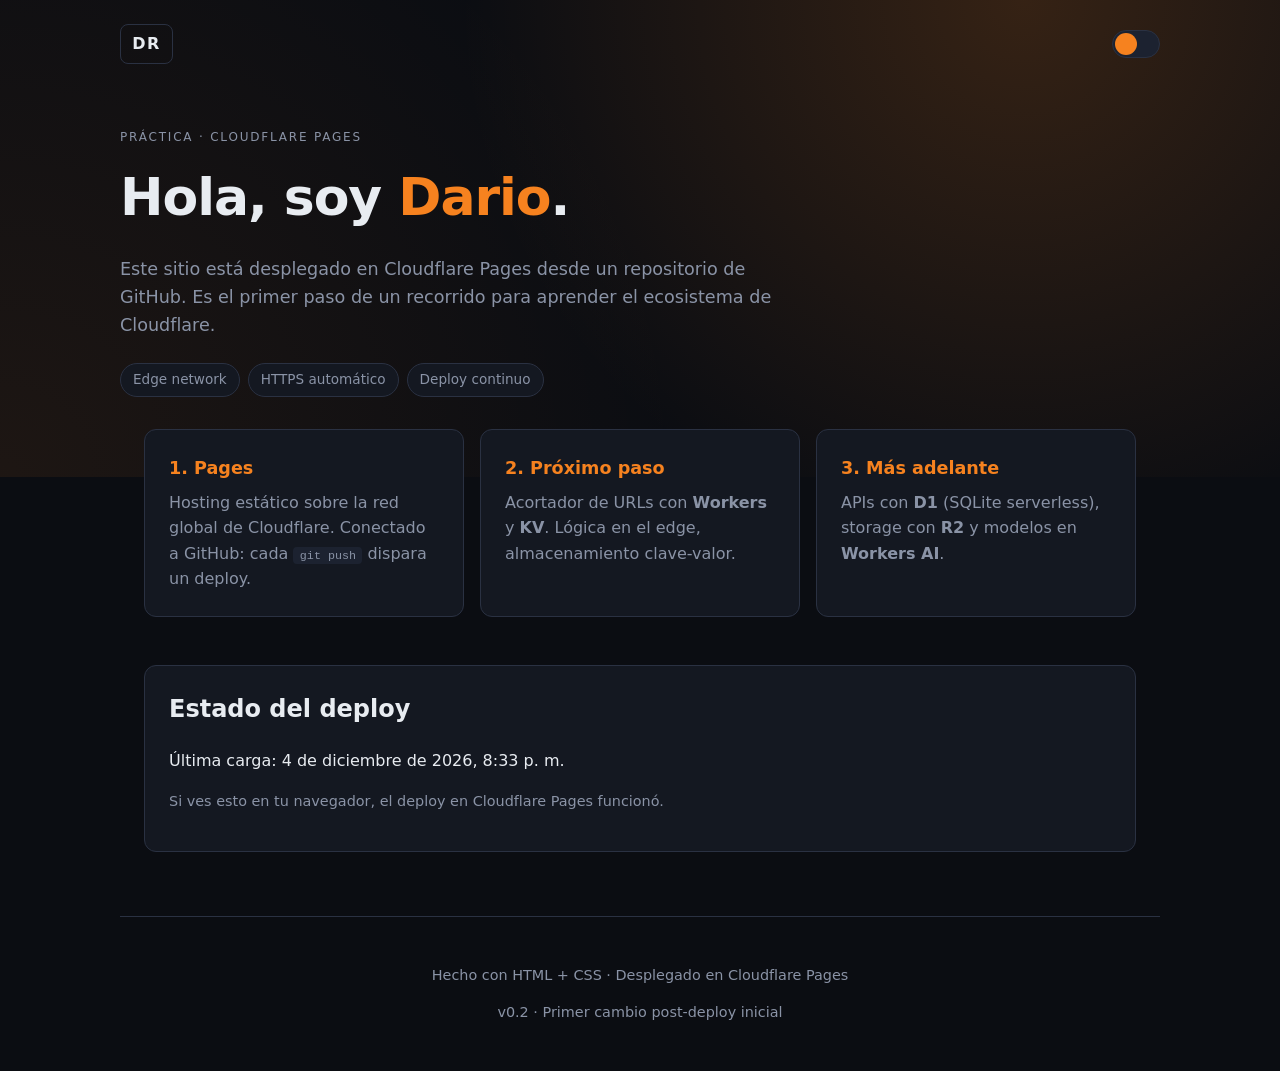
<file: index.html>
<!DOCTYPE html>
<html lang="es">
<head>
  <meta charset="UTF-8" />
  <meta name="viewport" content="width=device-width, initial-scale=1.0" />
  <title>Práctica Cloudflare — Dario</title>
  <meta name="description" content="Sitio de práctica desplegado en Cloudflare Pages." />
  <link rel="stylesheet" href="styles.css" />
</head>
<body>
  <header class="hero">
    <nav class="nav">
      <span class="logo">DR</span>
      <button id="theme-toggle" class="theme-toggle" aria-label="Cambiar tema">
        <span class="theme-toggle-dot"></span>
      </button>
    </nav>

    <div class="hero-content">
      <p class="eyebrow">Práctica · Cloudflare Pages</p>
      <h1>Hola, soy <span class="accent">Dario</span>.</h1>
      <p class="lead">
        Este sitio está desplegado en Cloudflare Pages desde un repositorio de GitHub.
        Es el primer paso de un recorrido para aprender el ecosistema de Cloudflare.
      </p>
      <div class="meta">
        <span class="badge">Edge network</span>
        <span class="badge">HTTPS automático</span>
        <span class="badge">Deploy continuo</span>
      </div>
    </div>
  </header>

  <main>
    <section class="card-grid">
      <article class="card">
        <h2>1. Pages</h2>
        <p>Hosting estático sobre la red global de Cloudflare. Conectado a GitHub: cada <code>git push</code> dispara un deploy.</p>
      </article>
      <article class="card">
        <h2>2. Próximo paso</h2>
        <p>Acortador de URLs con <strong>Workers</strong> y <strong>KV</strong>. Lógica en el edge, almacenamiento clave-valor.</p>
      </article>
      <article class="card">
        <h2>3. Más adelante</h2>
        <p>APIs con <strong>D1</strong> (SQLite serverless), storage con <strong>R2</strong> y modelos en <strong>Workers AI</strong>.</p>
      </article>
    </section>

    <section class="status">
      <h2>Estado del deploy</h2>
      <p>
        Última carga: <time id="last-load">—</time>
      </p>
      <p class="muted">Si ves esto en tu navegador, el deploy en Cloudflare Pages funcionó.</p>
    </section>
  </main>

  <footer>
    <p>Hecho con HTML + CSS · Desplegado en Cloudflare Pages</p>
    <p class="muted">v0.2 · Primer cambio post-deploy inicial</p>
  </footer>

  <script src="script.js"></script>
</body>
</html>
</file>
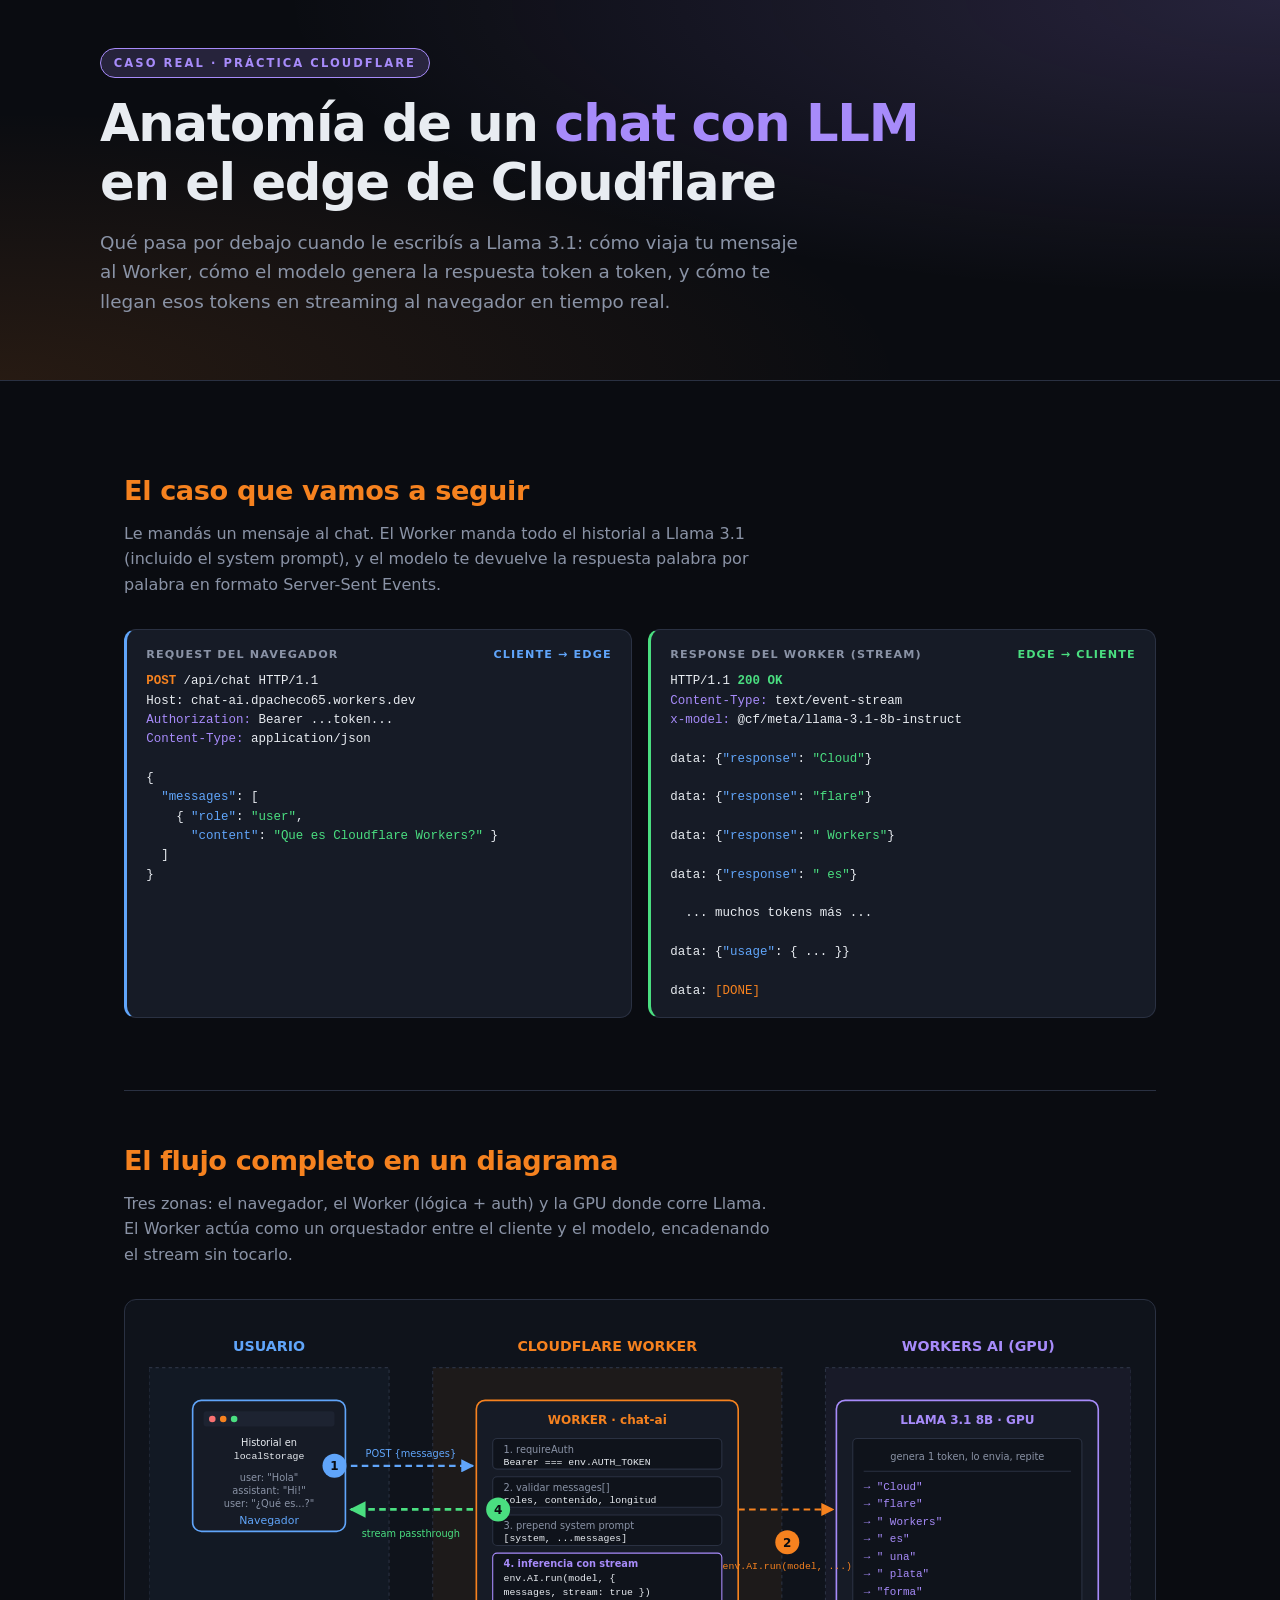
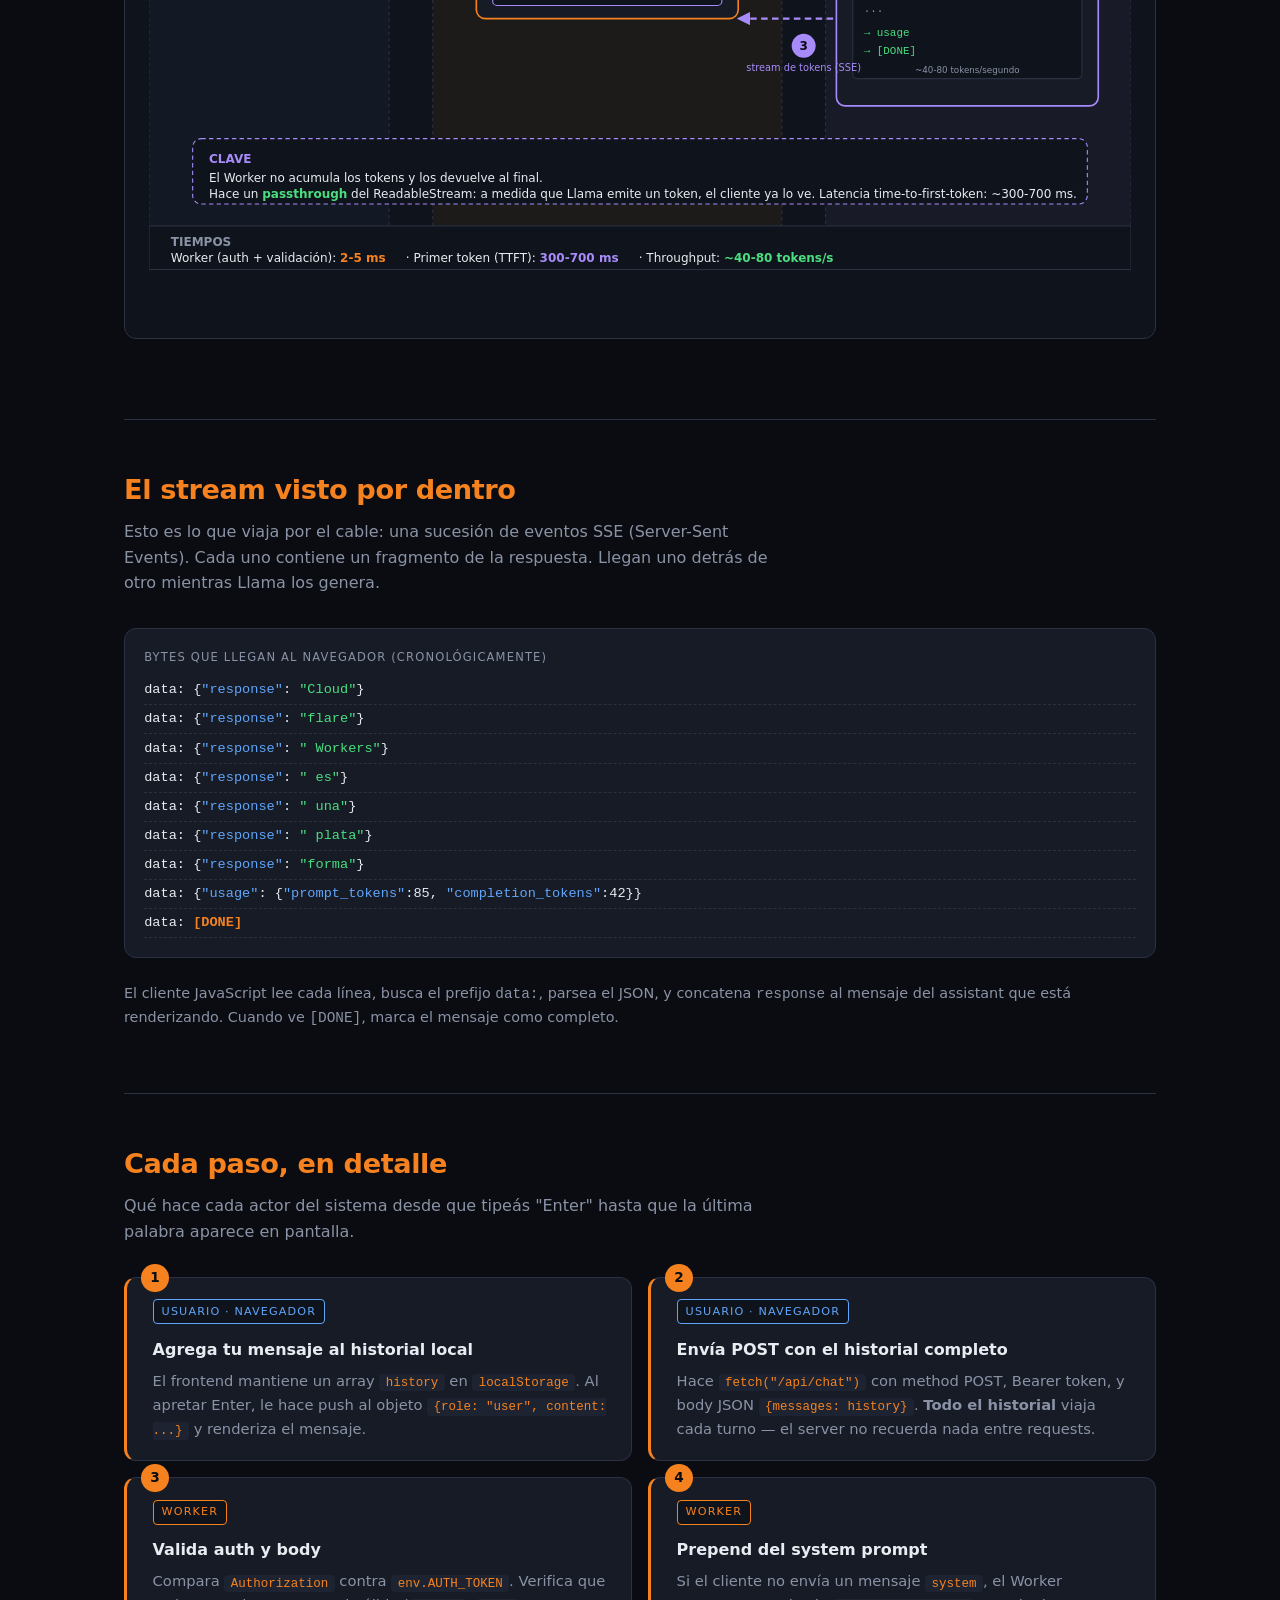
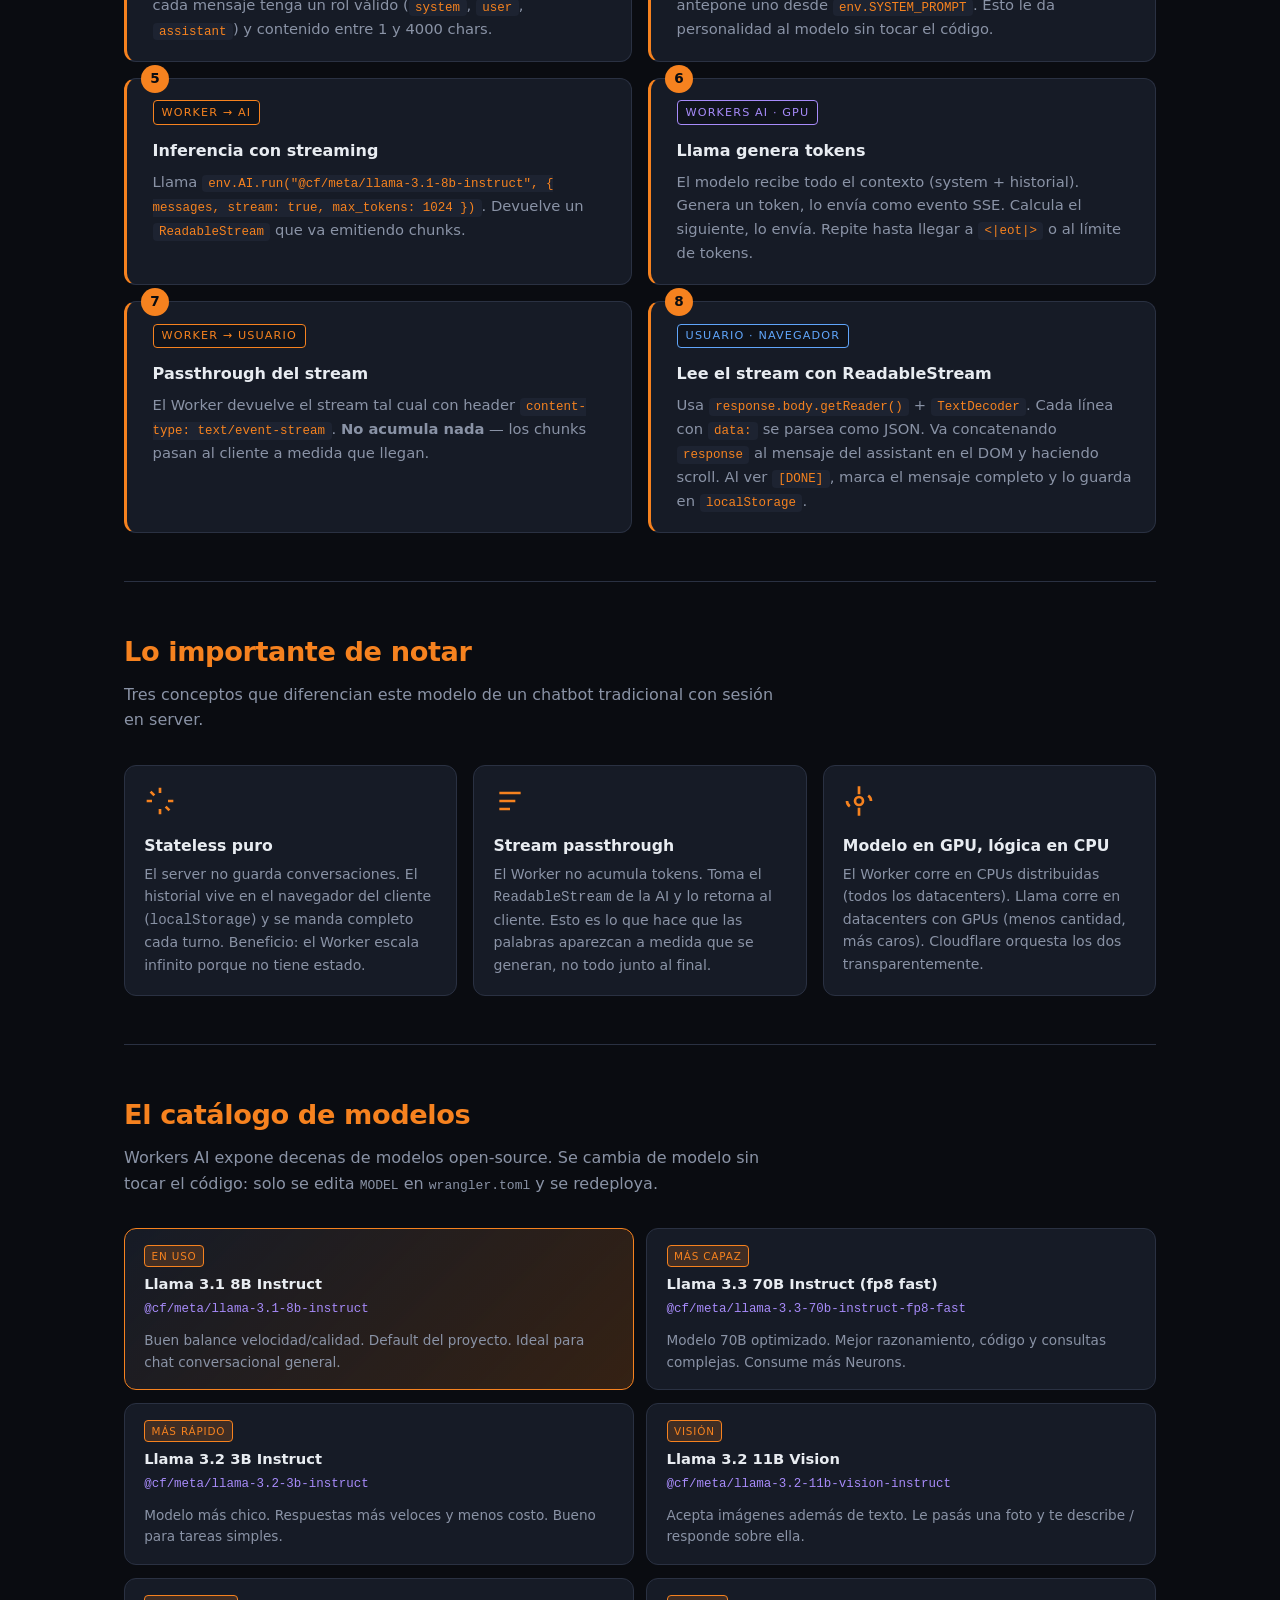
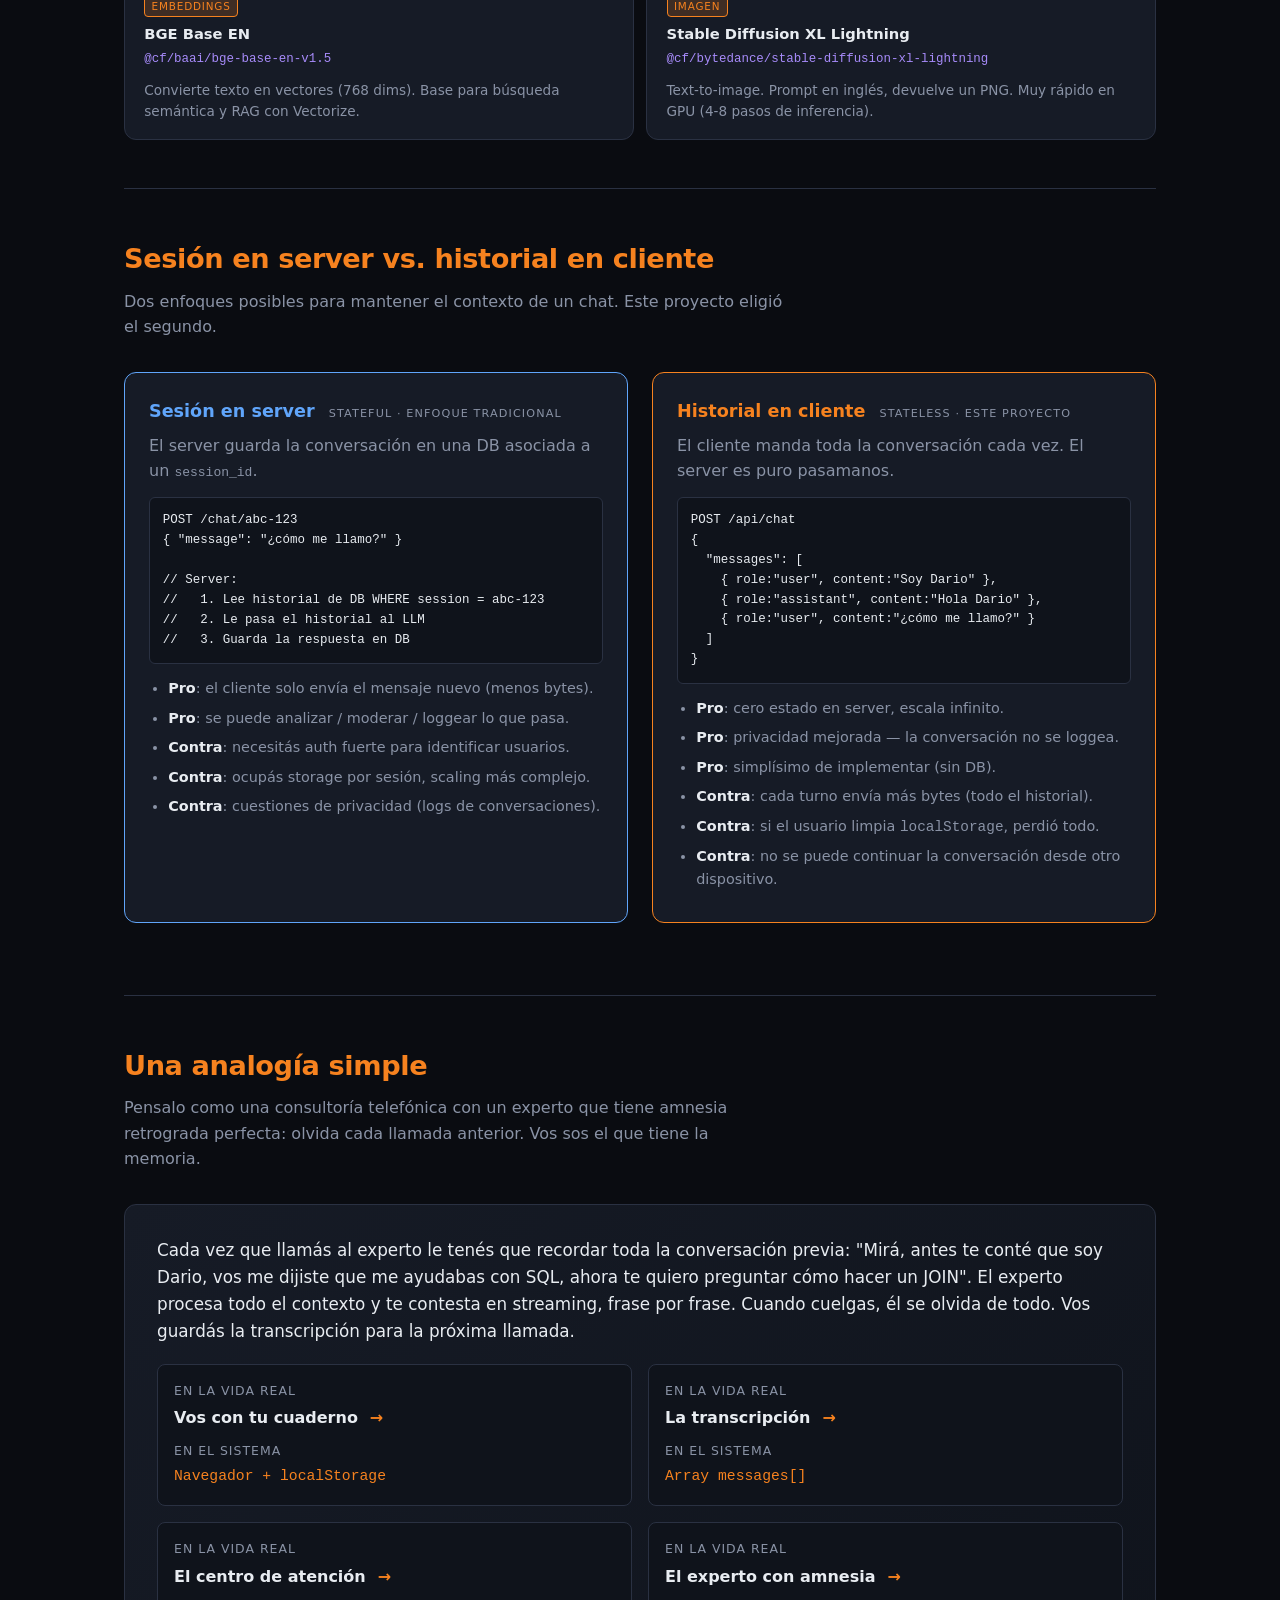
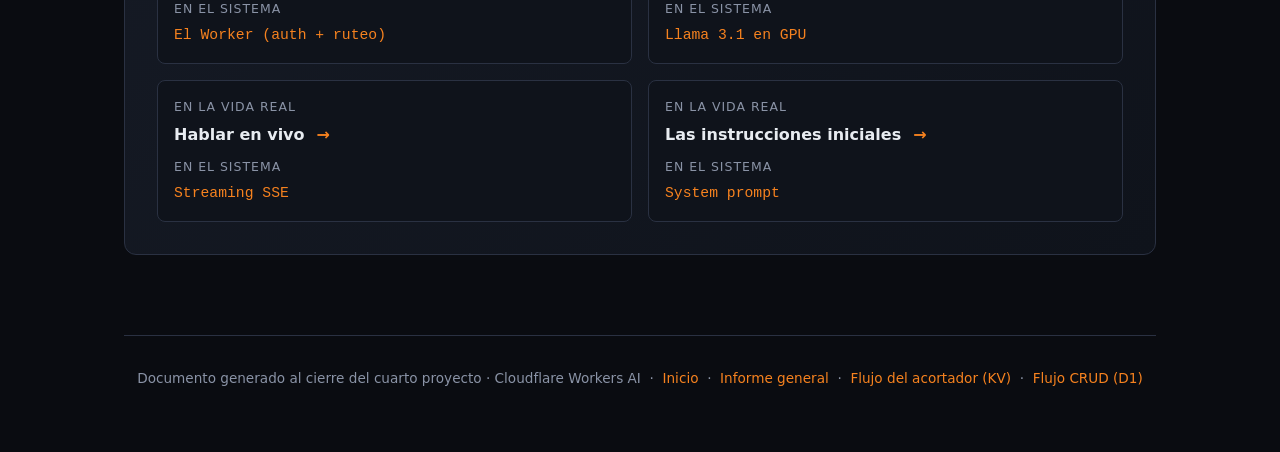
<file: flujo-ai.html>
<!DOCTYPE html>
<html lang="es">
<head>
<meta charset="UTF-8" />
<meta name="viewport" content="width=device-width, initial-scale=1" />
<title>Flujo de un chat con LLM en Cloudflare Workers AI</title>
<style>
  :root {
    --bg: #0a0c11;
    --bg-2: #0f131b;
    --surface: #161b26;
    --surface-2: #1d2331;
    --text: #e8ecf1;
    --muted: #8a93a6;
    --dim: #5b6478;
    --accent: #f6821f;
    --accent-dim: rgba(246,130,31,0.18);
    --green: #4ade80;
    --green-dim: rgba(74,222,128,0.18);
    --blue: #60a5fa;
    --blue-dim: rgba(96,165,250,0.18);
    --purple: #a78bfa;
    --purple-dim: rgba(167,139,250,0.18);
    --red: #f87171;
    --border: #2a3142;
    --border-strong: #3a4358;
    --radius: 12px;
  }

  * { box-sizing: border-box; }
  html { scroll-behavior: smooth; }
  body {
    margin: 0;
    background: var(--bg);
    color: var(--text);
    font-family: ui-sans-serif, system-ui, -apple-system, "Segoe UI", Roboto, sans-serif;
    line-height: 1.6;
    -webkit-font-smoothing: antialiased;
  }
  .container { max-width: 1080px; margin: 0 auto; padding: 2.5rem 1.5rem; }

  /* HERO */
  .hero {
    background:
      radial-gradient(ellipse at top right, rgba(167,139,250,0.18), transparent 55%),
      radial-gradient(ellipse at bottom left, rgba(246,130,31,0.12), transparent 50%);
    border-bottom: 1px solid var(--border);
    padding: 3rem 1.5rem 4rem;
  }
  .hero .inner { max-width: 1080px; margin: 0 auto; }
  .eyebrow {
    display: inline-block;
    text-transform: uppercase;
    letter-spacing: 0.18em;
    font-size: 0.72rem;
    color: var(--purple);
    background: var(--purple-dim);
    border: 1px solid var(--purple);
    padding: 0.3rem 0.8rem;
    border-radius: 999px;
    margin-bottom: 1rem;
    font-weight: 600;
  }
  h1 {
    font-size: clamp(2rem, 5vw, 3.2rem);
    margin: 0 0 1rem;
    letter-spacing: -0.025em;
    line-height: 1.15;
    font-weight: 700;
  }
  h1 .accent { color: var(--accent); }
  h1 .purple { color: var(--purple); }
  .hero-lead {
    color: var(--muted);
    font-size: 1.15rem;
    max-width: 60ch;
    margin: 0;
  }

  /* SECTIONS */
  section { padding: 3rem 0; }
  section + section { border-top: 1px solid var(--border); }
  h2 {
    font-size: 1.7rem;
    margin: 0 0 0.5rem;
    letter-spacing: -0.015em;
    color: var(--accent);
  }
  h2 + .section-lead { color: var(--muted); margin-top: 0; margin-bottom: 2rem; max-width: 65ch; }
  h3 { font-size: 1.1rem; margin: 1.5rem 0 0.5rem; }

  /* EXAMPLES */
  .req-res {
    display: grid;
    grid-template-columns: 1fr;
    gap: 1rem;
    margin: 1.5rem 0;
  }
  @media (min-width: 800px) { .req-res { grid-template-columns: 1fr 1fr; } }
  .box {
    background: var(--surface);
    border: 1px solid var(--border);
    border-radius: var(--radius);
    padding: 1rem 1.2rem;
    font-family: "JetBrains Mono", "Consolas", monospace;
    font-size: 0.82rem;
  }
  .box .label {
    font-family: ui-sans-serif, system-ui, sans-serif;
    font-size: 0.7rem;
    color: var(--muted);
    text-transform: uppercase;
    letter-spacing: 0.1em;
    margin-bottom: 0.5rem;
    font-weight: 600;
    display: flex;
    justify-content: space-between;
  }
  .box.req { border-left: 3px solid var(--blue); }
  .box.res { border-left: 3px solid var(--green); }
  .box pre { margin: 0; white-space: pre-wrap; color: var(--text); font-size: 0.78rem; line-height: 1.55; }
  .box .verb { color: var(--accent); font-weight: 700; }
  .box .status { color: var(--green); font-weight: 700; }
  .box .header-key { color: var(--purple); }
  .json-key { color: var(--blue); }
  .json-str { color: var(--green); }
  .json-num { color: var(--purple); }
  .json-bool { color: var(--accent); }

  /* FLOW DIAGRAM */
  .flow-diagram {
    background: var(--bg-2);
    border: 1px solid var(--border);
    border-radius: var(--radius);
    padding: 1.5rem;
    margin: 2rem 0;
    overflow-x: auto;
  }
  .flow-diagram svg { width: 100%; height: auto; min-width: 760px; display: block; }

  /* STEP CARDS */
  .steps {
    display: grid;
    grid-template-columns: 1fr;
    gap: 1rem;
    counter-reset: step;
  }
  @media (min-width: 720px) {
    .steps { grid-template-columns: repeat(2, 1fr); }
  }
  .step {
    background: var(--surface);
    border: 1px solid var(--border);
    border-left: 3px solid var(--accent);
    border-radius: var(--radius);
    padding: 1.2rem 1.4rem 1.2rem 1.6rem;
    position: relative;
    counter-increment: step;
  }
  .step::before {
    content: counter(step);
    position: absolute;
    top: -14px;
    left: 14px;
    background: var(--accent);
    color: var(--bg);
    font-weight: 700;
    font-size: 0.85rem;
    width: 28px;
    height: 28px;
    border-radius: 50%;
    display: flex;
    align-items: center;
    justify-content: center;
  }
  .step h4 { margin: 0.4rem 0; font-size: 1rem; }
  .step p { margin: 0; color: var(--muted); font-size: 0.92rem; }
  .step code {
    background: var(--surface-2);
    padding: 0.1rem 0.4rem;
    border-radius: 4px;
    font-size: 0.85em;
    color: var(--accent);
  }
  .step .actor {
    display: inline-block;
    font-size: 0.7rem;
    text-transform: uppercase;
    letter-spacing: 0.1em;
    color: var(--muted);
    background: var(--bg-2);
    border: 1px solid var(--border);
    padding: 0.15rem 0.5rem;
    border-radius: 4px;
    margin-bottom: 0.4rem;
  }
  .step .actor.user { color: var(--blue); border-color: var(--blue); }
  .step .actor.worker { color: var(--accent); border-color: var(--accent); }
  .step .actor.ai { color: var(--purple); border-color: var(--purple); }

  /* KEY POINTS */
  .key-points {
    display: grid;
    grid-template-columns: 1fr;
    gap: 1rem;
    margin-top: 1.5rem;
  }
  @media (min-width: 720px) {
    .key-points { grid-template-columns: repeat(3, 1fr); }
  }
  .point {
    background: var(--surface);
    border: 1px solid var(--border);
    border-radius: var(--radius);
    padding: 1.2rem;
  }
  .point .icon { width: 32px; height: 32px; color: var(--accent); margin-bottom: 0.5rem; }
  .point h4 { margin: 0 0 0.3rem; font-size: 0.98rem; }
  .point p { margin: 0; color: var(--muted); font-size: 0.88rem; }

  /* MODELS GRID */
  .models {
    display: grid;
    grid-template-columns: 1fr;
    gap: 0.8rem;
    margin-top: 1.2rem;
  }
  @media (min-width: 720px) { .models { grid-template-columns: 1fr 1fr; } }
  .model-card {
    background: var(--surface);
    border: 1px solid var(--border);
    border-radius: var(--radius);
    padding: 1rem 1.2rem;
    display: flex;
    flex-direction: column;
    gap: 0.3rem;
  }
  .model-card.active { border-color: var(--accent); background: linear-gradient(135deg, var(--surface), var(--accent-dim)); }
  .model-card h4 { margin: 0; font-size: 0.92rem; }
  .model-card .id { font-family: "Consolas", monospace; font-size: 0.78rem; color: var(--purple); word-break: break-all; }
  .model-card .desc { color: var(--muted); font-size: 0.85rem; margin: 0.3rem 0 0; }
  .model-card .tag {
    display: inline-block;
    font-size: 0.65rem;
    color: var(--accent);
    background: var(--accent-dim);
    border: 1px solid var(--accent);
    padding: 0.1rem 0.4rem;
    border-radius: 4px;
    text-transform: uppercase;
    letter-spacing: 0.08em;
    align-self: flex-start;
  }

  /* COMPARISON */
  .compare {
    display: grid;
    grid-template-columns: 1fr;
    gap: 1.2rem;
    margin: 1.5rem 0;
  }
  @media (min-width: 800px) {
    .compare { grid-template-columns: 1fr 1fr; gap: 1.5rem; }
  }
  .compare-col {
    background: var(--surface);
    border: 1px solid var(--border);
    border-radius: var(--radius);
    padding: 1.5rem;
  }
  .compare-col.left { border-color: var(--blue); }
  .compare-col.right { border-color: var(--accent); }
  .compare-col h3 { margin-top: 0; }
  .compare-col h3 .tag {
    font-size: 0.7rem;
    text-transform: uppercase;
    letter-spacing: 0.1em;
    color: var(--muted);
    margin-left: 0.5rem;
    font-weight: 500;
  }
  .compare-col.left h3 { color: var(--blue); }
  .compare-col.right h3 { color: var(--accent); }
  .compare-col ul { padding-left: 1.2rem; margin: 0.8rem 0 0; }
  .compare-col li { color: var(--muted); margin-bottom: 0.4rem; font-size: 0.9rem; }
  .compare-col li strong { color: var(--text); }
  .compare-col pre {
    background: var(--bg-2);
    border: 1px solid var(--border);
    border-radius: 6px;
    padding: 0.8rem;
    font-size: 0.78rem;
    margin: 0.8rem 0;
    overflow-x: auto;
    color: var(--text);
  }

  /* STREAM ANIMATION */
  .stream-demo {
    background: var(--surface);
    border: 1px solid var(--border);
    border-radius: var(--radius);
    padding: 1.2rem;
    margin: 1.5rem 0;
    font-family: "Consolas", monospace;
    font-size: 0.85rem;
  }
  .stream-demo .label {
    font-family: system-ui, sans-serif;
    font-size: 0.72rem;
    color: var(--muted);
    text-transform: uppercase;
    letter-spacing: 0.1em;
    margin-bottom: 0.6rem;
  }
  .stream-line {
    padding: 0.2rem 0;
    color: var(--text);
    border-bottom: 1px dashed var(--border);
    opacity: 0;
    animation: streamIn 0.4s ease forwards;
  }
  .stream-line .k { color: var(--blue); }
  .stream-line .v { color: var(--green); }
  .stream-line .ctrl { color: var(--accent); font-weight: 700; }
  .stream-line:nth-child(1) { animation-delay: 0.5s; }
  .stream-line:nth-child(2) { animation-delay: 0.9s; }
  .stream-line:nth-child(3) { animation-delay: 1.3s; }
  .stream-line:nth-child(4) { animation-delay: 1.7s; }
  .stream-line:nth-child(5) { animation-delay: 2.1s; }
  .stream-line:nth-child(6) { animation-delay: 2.5s; }
  .stream-line:nth-child(7) { animation-delay: 2.9s; }
  .stream-line:nth-child(8) { animation-delay: 3.3s; }
  .stream-line:nth-child(9) { animation-delay: 3.7s; }
  @keyframes streamIn {
    from { opacity: 0; transform: translateY(-5px); }
    to { opacity: 1; transform: translateY(0); }
  }

  /* ANALOGY */
  .analogy {
    background: linear-gradient(135deg, var(--surface) 0%, var(--bg-2) 100%);
    border: 1px solid var(--border);
    border-radius: var(--radius);
    padding: 2rem;
    margin-top: 1.5rem;
  }
  .analogy-grid {
    display: grid;
    grid-template-columns: 1fr;
    gap: 1rem;
    margin-top: 1.2rem;
  }
  @media (min-width: 720px) { .analogy-grid { grid-template-columns: 1fr 1fr; } }
  .analogy-pair {
    background: var(--bg-2);
    border: 1px solid var(--border);
    border-radius: 8px;
    padding: 1rem;
  }
  .analogy-pair .real-world,
  .analogy-pair .tech {
    font-size: 0.78rem;
    color: var(--muted);
    text-transform: uppercase;
    letter-spacing: 0.08em;
    margin-bottom: 0.3rem;
  }
  .analogy-pair .real-world-value { font-weight: 600; margin-bottom: 0.6rem; }
  .analogy-pair .arrow { color: var(--accent); font-weight: 700; margin: 0 0.4rem; }
  .analogy-pair .tech-value { font-family: "Consolas", monospace; color: var(--accent); font-size: 0.92rem; }

  /* FOOTER */
  footer {
    margin-top: 2rem;
    padding: 2rem 0;
    border-top: 1px solid var(--border);
    color: var(--muted);
    font-size: 0.85rem;
    text-align: center;
  }
  footer a { color: var(--accent); text-decoration: none; }
  footer a:hover { text-decoration: underline; }

  /* Animations */
  @keyframes flow {
    0% { stroke-dashoffset: 20; }
    100% { stroke-dashoffset: 0; }
  }
  .flow-line {
    stroke-dasharray: 6 4;
    animation: flow 1.5s linear infinite;
  }
</style>
</head>
<body>

<!-- ============================= HERO ============================= -->
<div class="hero">
  <div class="inner">
    <span class="eyebrow">Caso real · Práctica Cloudflare</span>
    <h1>Anatomía de un <span class="purple">chat con LLM</span><br>en el edge de Cloudflare</h1>
    <p class="hero-lead">
      Qué pasa por debajo cuando le escribís a Llama 3.1: cómo viaja tu mensaje al Worker,
      cómo el modelo genera la respuesta token a token, y cómo te llegan esos tokens
      en streaming al navegador en tiempo real.
    </p>
  </div>
</div>

<div class="container">

<!-- ============================= CASO REAL ============================= -->
<section>
  <h2>El caso que vamos a seguir</h2>
  <p class="section-lead">
    Le mandás un mensaje al chat. El Worker manda todo el historial a Llama 3.1
    (incluido el system prompt), y el modelo te devuelve la respuesta palabra por palabra
    en formato Server-Sent Events.
  </p>

  <div class="req-res">
    <div class="box req">
      <div class="label">
        <span>Request del navegador</span>
        <span style="color:var(--blue)">cliente → edge</span>
      </div>
<pre><span class="verb">POST</span> /api/chat HTTP/1.1
Host: chat-ai.dpacheco65.workers.dev
<span class="header-key">Authorization:</span> Bearer ...token...
<span class="header-key">Content-Type:</span> application/json

{
  <span class="json-key">"messages"</span>: [
    { <span class="json-key">"role"</span>: <span class="json-str">"user"</span>,
      <span class="json-key">"content"</span>: <span class="json-str">"Que es Cloudflare Workers?"</span> }
  ]
}</pre>
    </div>
    <div class="box res">
      <div class="label">
        <span>Response del Worker (stream)</span>
        <span style="color:var(--green)">edge → cliente</span>
      </div>
<pre>HTTP/1.1 <span class="status">200 OK</span>
<span class="header-key">Content-Type:</span> text/event-stream
<span class="header-key">x-model:</span> @cf/meta/llama-3.1-8b-instruct

data: {<span class="json-key">"response"</span>: <span class="json-str">"Cloud"</span>}

data: {<span class="json-key">"response"</span>: <span class="json-str">"flare"</span>}

data: {<span class="json-key">"response"</span>: <span class="json-str">" Workers"</span>}

data: {<span class="json-key">"response"</span>: <span class="json-str">" es"</span>}

  ... muchos tokens más ...

data: {<span class="json-key">"usage"</span>: { ... }}

data: <span class="json-bool">[DONE]</span></pre>
    </div>
  </div>
</section>

<!-- ============================= DIAGRAMA PRINCIPAL ============================= -->
<section>
  <h2>El flujo completo en un diagrama</h2>
  <p class="section-lead">
    Tres zonas: el navegador, el Worker (lógica + auth) y la GPU donde corre Llama.
    El Worker actúa como un orquestador entre el cliente y el modelo,
    encadenando el stream sin tocarlo.
  </p>

  <div class="flow-diagram">
    <svg viewBox="0 0 900 540" xmlns="http://www.w3.org/2000/svg" role="img" aria-label="Diagrama de flujo del chat con Workers AI">
      <defs>
        <marker id="arrow-accent" viewBox="0 0 10 10" refX="9" refY="5" markerWidth="6" markerHeight="6" orient="auto-start-reverse">
          <path d="M 0 0 L 10 5 L 0 10 z" fill="#f6821f"/>
        </marker>
        <marker id="arrow-blue" viewBox="0 0 10 10" refX="9" refY="5" markerWidth="6" markerHeight="6" orient="auto-start-reverse">
          <path d="M 0 0 L 10 5 L 0 10 z" fill="#60a5fa"/>
        </marker>
        <marker id="arrow-purple" viewBox="0 0 10 10" refX="9" refY="5" markerWidth="6" markerHeight="6" orient="auto-start-reverse">
          <path d="M 0 0 L 10 5 L 0 10 z" fill="#a78bfa"/>
        </marker>
        <marker id="arrow-green" viewBox="0 0 10 10" refX="9" refY="5" markerWidth="6" markerHeight="6" orient="auto-start-reverse">
          <path d="M 0 0 L 10 5 L 0 10 z" fill="#4ade80"/>
        </marker>
      </defs>

      <!-- Background lanes -->
      <rect x="0" y="40" width="220" height="460" fill="rgba(96,165,250,0.04)" stroke="#2a3142" stroke-dasharray="3 3"/>
      <rect x="260" y="40" width="320" height="460" fill="rgba(246,130,31,0.06)" stroke="#2a3142" stroke-dasharray="3 3"/>
      <rect x="620" y="40" width="280" height="460" fill="rgba(167,139,250,0.06)" stroke="#2a3142" stroke-dasharray="3 3"/>

      <!-- Lane headers -->
      <text x="110" y="25" fill="#60a5fa" font-size="13" font-weight="700" text-anchor="middle" font-family="system-ui">USUARIO</text>
      <text x="420" y="25" fill="#f6821f" font-size="13" font-weight="700" text-anchor="middle" font-family="system-ui">CLOUDFLARE WORKER</text>
      <text x="760" y="25" fill="#a78bfa" font-size="13" font-weight="700" text-anchor="middle" font-family="system-ui">WORKERS AI (GPU)</text>

      <!-- Browser box -->
      <g transform="translate(40, 70)">
        <rect width="140" height="120" rx="8" fill="#161b26" stroke="#60a5fa" stroke-width="1.5"/>
        <rect x="10" y="10" width="120" height="14" rx="3" fill="#1d2331"/>
        <circle cx="18" cy="17" r="3" fill="#f87171"/>
        <circle cx="28" cy="17" r="3" fill="#f6821f"/>
        <circle cx="38" cy="17" r="3" fill="#4ade80"/>
        <text x="70" y="42" fill="#e8ecf1" font-size="9" text-anchor="middle" font-family="system-ui">Historial en</text>
        <text x="70" y="54" fill="#e8ecf1" font-size="9" text-anchor="middle" font-family="Consolas,monospace">localStorage</text>
        <text x="70" y="74" fill="#8a93a6" font-size="9" text-anchor="middle" font-family="system-ui">user: "Hola"</text>
        <text x="70" y="86" fill="#8a93a6" font-size="9" text-anchor="middle" font-family="system-ui">assistant: "Hi!"</text>
        <text x="70" y="98" fill="#8a93a6" font-size="9" text-anchor="middle" font-family="system-ui">user: "¿Qué es...?"</text>
        <text x="70" y="113" fill="#60a5fa" font-size="10" text-anchor="middle" font-family="system-ui">Navegador</text>
      </g>

      <!-- Worker box -->
      <g transform="translate(300, 70)">
        <rect width="240" height="200" rx="8" fill="#161b26" stroke="#f6821f" stroke-width="1.5"/>
        <text x="120" y="22" fill="#f6821f" font-size="11" font-weight="700" text-anchor="middle" font-family="system-ui">WORKER · chat-ai</text>

        <rect x="15" y="35" width="210" height="28" rx="4" fill="#0f131b" stroke="#2a3142"/>
        <text x="25" y="48" fill="#8a93a6" font-size="9" font-family="system-ui">1. requireAuth</text>
        <text x="25" y="59" fill="#e8ecf1" font-size="9" font-family="Consolas,monospace">Bearer === env.AUTH_TOKEN</text>

        <rect x="15" y="70" width="210" height="28" rx="4" fill="#0f131b" stroke="#2a3142"/>
        <text x="25" y="83" fill="#8a93a6" font-size="9" font-family="system-ui">2. validar messages[]</text>
        <text x="25" y="94" fill="#e8ecf1" font-size="9" font-family="Consolas,monospace">roles, contenido, longitud</text>

        <rect x="15" y="105" width="210" height="28" rx="4" fill="#0f131b" stroke="#2a3142"/>
        <text x="25" y="118" fill="#8a93a6" font-size="9" font-family="system-ui">3. prepend system prompt</text>
        <text x="25" y="129" fill="#e8ecf1" font-size="9" font-family="Consolas,monospace">[system, ...messages]</text>

        <rect x="15" y="140" width="210" height="48" rx="4" fill="#0f131b" stroke="#a78bfa"/>
        <text x="25" y="153" fill="#a78bfa" font-size="9" font-weight="700" font-family="system-ui">4. inferencia con stream</text>
        <text x="25" y="166" fill="#e8ecf1" font-size="9" font-family="Consolas,monospace">env.AI.run(model, {</text>
        <text x="25" y="178" fill="#e8ecf1" font-size="9" font-family="Consolas,monospace">  messages, stream: true })</text>
      </g>

      <!-- AI box -->
      <g transform="translate(630, 70)">
        <rect width="240" height="280" rx="8" fill="#161b26" stroke="#a78bfa" stroke-width="1.5"/>
        <text x="120" y="22" fill="#a78bfa" font-size="11" font-weight="700" text-anchor="middle" font-family="system-ui">LLAMA 3.1 8B · GPU</text>

        <!-- Tokens being generated -->
        <rect x="15" y="35" width="210" height="220" rx="4" fill="#0f131b" stroke="#2a3142"/>
        <text x="120" y="55" fill="#8a93a6" font-size="9" text-anchor="middle" font-family="system-ui">genera 1 token, lo envia, repite</text>
        <line x1="25" y1="65" x2="215" y2="65" stroke="#2a3142"/>

        <text x="25" y="82" fill="#a78bfa" font-size="10" font-family="Consolas,monospace">→ "Cloud"</text>
        <text x="25" y="98" fill="#a78bfa" font-size="10" font-family="Consolas,monospace">→ "flare"</text>
        <text x="25" y="114" fill="#a78bfa" font-size="10" font-family="Consolas,monospace">→ " Workers"</text>
        <text x="25" y="130" fill="#a78bfa" font-size="10" font-family="Consolas,monospace">→ " es"</text>
        <text x="25" y="146" fill="#a78bfa" font-size="10" font-family="Consolas,monospace">→ " una"</text>
        <text x="25" y="162" fill="#a78bfa" font-size="10" font-family="Consolas,monospace">→ " plata"</text>
        <text x="25" y="178" fill="#a78bfa" font-size="10" font-family="Consolas,monospace">→ "forma"</text>
        <text x="25" y="194" fill="#8a93a6" font-size="10" font-family="Consolas,monospace">...</text>
        <text x="25" y="216" fill="#4ade80" font-size="10" font-family="Consolas,monospace">→ usage</text>
        <text x="25" y="232" fill="#4ade80" font-size="10" font-family="Consolas,monospace">→ [DONE]</text>
        <text x="120" y="250" fill="#8a93a6" font-size="8" text-anchor="middle" font-family="system-ui">~40-80 tokens/segundo</text>
      </g>

      <!-- ARROW 1: Browser -> Worker -->
      <line x1="185" y1="130" x2="297" y2="130" stroke="#60a5fa" stroke-width="2" marker-end="url(#arrow-blue)" class="flow-line"/>
      <circle cx="170" cy="130" r="11" fill="#60a5fa"/>
      <text x="170" y="134" fill="#0a0c11" font-size="11" font-weight="700" text-anchor="middle">1</text>
      <text x="240" y="122" fill="#60a5fa" font-size="9" text-anchor="middle" font-family="system-ui">POST {messages}</text>

      <!-- ARROW 2: Worker -> AI -->
      <line x1="540" y1="170" x2="627" y2="170" stroke="#f6821f" stroke-width="2" marker-end="url(#arrow-accent)" class="flow-line"/>
      <circle cx="585" cy="200" r="11" fill="#f6821f"/>
      <text x="585" y="204" fill="#0a0c11" font-size="11" font-weight="700" text-anchor="middle">2</text>
      <text x="585" y="225" fill="#f6821f" font-size="9" font-family="Consolas,monospace" text-anchor="middle">env.AI.run(model, ...)</text>

      <!-- ARROW 3: AI -> Worker (stream) -->
      <line x1="627" y1="270" x2="540" y2="270" stroke="#a78bfa" stroke-width="2" marker-end="url(#arrow-purple)" class="flow-line"/>
      <circle cx="600" cy="295" r="11" fill="#a78bfa"/>
      <text x="600" y="299" fill="#0a0c11" font-size="11" font-weight="700" text-anchor="middle">3</text>
      <text x="600" y="318" fill="#a78bfa" font-size="9" text-anchor="middle" font-family="system-ui">stream de tokens (SSE)</text>

      <!-- ARROW 4: Worker -> Browser (passthrough stream) -->
      <line x1="297" y1="170" x2="185" y2="170" stroke="#4ade80" stroke-width="2.5" marker-end="url(#arrow-green)" class="flow-line"/>
      <circle cx="320" cy="170" r="11" fill="#4ade80"/>
      <text x="320" y="174" fill="#0a0c11" font-size="11" font-weight="700" text-anchor="middle">4</text>
      <text x="240" y="195" fill="#4ade80" font-size="9" text-anchor="middle" font-family="system-ui">stream passthrough</text>

      <!-- KEY INSIGHT BOX -->
      <rect x="40" y="380" width="820" height="60" rx="8" fill="#0f131b" stroke="#a78bfa" stroke-width="1" stroke-dasharray="4 3"/>
      <text x="55" y="402" fill="#a78bfa" font-size="11" font-weight="700" font-family="system-ui">CLAVE</text>
      <text x="55" y="420" fill="#e8ecf1" font-size="11" font-family="system-ui">El Worker no acumula los tokens y los devuelve al final.</text>
      <text x="55" y="434" fill="#e8ecf1" font-size="11" font-family="system-ui">Hace un <tspan fill="#4ade80" font-weight="700">passthrough</tspan> del ReadableStream: a medida que Llama emite un token, el cliente ya lo ve. Latencia time-to-first-token: ~300-700 ms.</text>

      <!-- Timing footer -->
      <rect x="0" y="460" width="900" height="40" fill="#0f131b" stroke="#2a3142"/>
      <text x="20" y="478" fill="#8a93a6" font-size="11" font-family="system-ui" font-weight="600">TIEMPOS</text>
      <text x="20" y="493" fill="#e8ecf1" font-size="11" font-family="system-ui">
        Worker (auth + validación): <tspan fill="#f6821f" font-weight="700">2-5 ms</tspan>
        <tspan dx="15">·</tspan>
        Primer token (TTFT): <tspan fill="#a78bfa" font-weight="700">300-700 ms</tspan>
        <tspan dx="15">·</tspan>
        Throughput: <tspan fill="#4ade80" font-weight="700">~40-80 tokens/s</tspan>
      </text>
    </svg>
  </div>
</section>

<!-- ============================= STREAM DEMO ============================= -->
<section>
  <h2>El stream visto por dentro</h2>
  <p class="section-lead">
    Esto es lo que viaja por el cable: una sucesión de eventos SSE (Server-Sent Events).
    Cada uno contiene un fragmento de la respuesta. Llegan uno detrás de otro mientras Llama los genera.
  </p>

  <div class="stream-demo">
    <div class="label">Bytes que llegan al navegador (cronológicamente)</div>
    <div class="stream-line">data: {<span class="k">"response"</span>: <span class="v">"Cloud"</span>}</div>
    <div class="stream-line">data: {<span class="k">"response"</span>: <span class="v">"flare"</span>}</div>
    <div class="stream-line">data: {<span class="k">"response"</span>: <span class="v">" Workers"</span>}</div>
    <div class="stream-line">data: {<span class="k">"response"</span>: <span class="v">" es"</span>}</div>
    <div class="stream-line">data: {<span class="k">"response"</span>: <span class="v">" una"</span>}</div>
    <div class="stream-line">data: {<span class="k">"response"</span>: <span class="v">" plata"</span>}</div>
    <div class="stream-line">data: {<span class="k">"response"</span>: <span class="v">"forma"</span>}</div>
    <div class="stream-line">data: {<span class="k">"usage"</span>: {<span class="k">"prompt_tokens"</span>:85, <span class="k">"completion_tokens"</span>:42}}</div>
    <div class="stream-line">data: <span class="ctrl">[DONE]</span></div>
  </div>

  <p style="color:var(--muted);font-size:.9rem">
    El cliente JavaScript lee cada línea, busca el prefijo <code>data:</code>,
    parsea el JSON, y concatena <code>response</code> al mensaje del assistant que está renderizando.
    Cuando ve <code>[DONE]</code>, marca el mensaje como completo.
  </p>
</section>

<!-- ============================= PASOS DETALLADOS ============================= -->
<section>
  <h2>Cada paso, en detalle</h2>
  <p class="section-lead">
    Qué hace cada actor del sistema desde que tipeás "Enter" hasta que la última palabra
    aparece en pantalla.
  </p>

  <div class="steps">
    <div class="step">
      <span class="actor user">Usuario · Navegador</span>
      <h4>Agrega tu mensaje al historial local</h4>
      <p>El frontend mantiene un array <code>history</code> en <code>localStorage</code>. Al apretar Enter, le hace push al objeto <code>{role: "user", content: ...}</code> y renderiza el mensaje.</p>
    </div>

    <div class="step">
      <span class="actor user">Usuario · Navegador</span>
      <h4>Envía POST con el historial completo</h4>
      <p>Hace <code>fetch("/api/chat")</code> con method POST, Bearer token, y body JSON <code>{messages: history}</code>. <strong>Todo el historial</strong> viaja cada turno — el server no recuerda nada entre requests.</p>
    </div>

    <div class="step">
      <span class="actor worker">Worker</span>
      <h4>Valida auth y body</h4>
      <p>Compara <code>Authorization</code> contra <code>env.AUTH_TOKEN</code>. Verifica que cada mensaje tenga un rol válido (<code>system</code>, <code>user</code>, <code>assistant</code>) y contenido entre 1 y 4000 chars.</p>
    </div>

    <div class="step">
      <span class="actor worker">Worker</span>
      <h4>Prepend del system prompt</h4>
      <p>Si el cliente no envía un mensaje <code>system</code>, el Worker antepone uno desde <code>env.SYSTEM_PROMPT</code>. Esto le da personalidad al modelo sin tocar el código.</p>
    </div>

    <div class="step">
      <span class="actor worker">Worker → AI</span>
      <h4>Inferencia con streaming</h4>
      <p>Llama <code>env.AI.run("@cf/meta/llama-3.1-8b-instruct", { messages, stream: true, max_tokens: 1024 })</code>. Devuelve un <code>ReadableStream</code> que va emitiendo chunks.</p>
    </div>

    <div class="step">
      <span class="actor ai">Workers AI · GPU</span>
      <h4>Llama genera tokens</h4>
      <p>El modelo recibe todo el contexto (system + historial). Genera un token, lo envía como evento SSE. Calcula el siguiente, lo envía. Repite hasta llegar a <code>&lt;|eot|&gt;</code> o al límite de tokens.</p>
    </div>

    <div class="step">
      <span class="actor worker">Worker → Usuario</span>
      <h4>Passthrough del stream</h4>
      <p>El Worker devuelve el stream tal cual con header <code>content-type: text/event-stream</code>. <strong>No acumula nada</strong> — los chunks pasan al cliente a medida que llegan.</p>
    </div>

    <div class="step">
      <span class="actor user">Usuario · Navegador</span>
      <h4>Lee el stream con ReadableStream</h4>
      <p>Usa <code>response.body.getReader()</code> + <code>TextDecoder</code>. Cada línea con <code>data:</code> se parsea como JSON. Va concatenando <code>response</code> al mensaje del assistant en el DOM y haciendo scroll. Al ver <code>[DONE]</code>, marca el mensaje completo y lo guarda en <code>localStorage</code>.</p>
    </div>
  </div>
</section>

<!-- ============================= KEY POINTS ============================= -->
<section>
  <h2>Lo importante de notar</h2>
  <p class="section-lead">Tres conceptos que diferencian este modelo de un chatbot tradicional con sesión en server.</p>

  <div class="key-points">
    <div class="point">
      <svg class="icon" viewBox="0 0 24 24" fill="none" stroke="currentColor" stroke-width="2">
        <path d="M12 2v4M12 18v4M4.93 4.93l2.83 2.83M16.24 16.24l2.83 2.83M2 12h4M18 12h4"/>
      </svg>
      <h4>Stateless puro</h4>
      <p>El server no guarda conversaciones. El historial vive en el navegador del cliente (<code>localStorage</code>) y se manda completo cada turno. Beneficio: el Worker escala infinito porque no tiene estado.</p>
    </div>

    <div class="point">
      <svg class="icon" viewBox="0 0 24 24" fill="none" stroke="currentColor" stroke-width="2">
        <path d="M4 6h16M4 12h12M4 18h8"/>
      </svg>
      <h4>Stream passthrough</h4>
      <p>El Worker no acumula tokens. Toma el <code>ReadableStream</code> de la AI y lo retorna al cliente. Esto es lo que hace que las palabras aparezcan a medida que se generan, no todo junto al final.</p>
    </div>

    <div class="point">
      <svg class="icon" viewBox="0 0 24 24" fill="none" stroke="currentColor" stroke-width="2">
        <path d="M21 12c0-1.66-.83-3.12-2.1-4M3 12c0 1.66.83 3.12 2.1 4"/>
        <circle cx="12" cy="12" r="3"/>
        <path d="M12 1v6M12 17v6"/>
      </svg>
      <h4>Modelo en GPU, lógica en CPU</h4>
      <p>El Worker corre en CPUs distribuidas (todos los datacenters). Llama corre en datacenters con GPUs (menos cantidad, más caros). Cloudflare orquesta los dos transparentemente.</p>
    </div>
  </div>
</section>

<!-- ============================= MODELOS DISPONIBLES ============================= -->
<section>
  <h2>El catálogo de modelos</h2>
  <p class="section-lead">
    Workers AI expone decenas de modelos open-source. Se cambia de modelo
    sin tocar el código: solo se edita <code>MODEL</code> en <code>wrangler.toml</code> y se redeploya.
  </p>

  <div class="models">
    <div class="model-card active">
      <span class="tag">En uso</span>
      <h4>Llama 3.1 8B Instruct</h4>
      <div class="id">@cf/meta/llama-3.1-8b-instruct</div>
      <p class="desc">Buen balance velocidad/calidad. Default del proyecto. Ideal para chat conversacional general.</p>
    </div>

    <div class="model-card">
      <span class="tag">Más capaz</span>
      <h4>Llama 3.3 70B Instruct (fp8 fast)</h4>
      <div class="id">@cf/meta/llama-3.3-70b-instruct-fp8-fast</div>
      <p class="desc">Modelo 70B optimizado. Mejor razonamiento, código y consultas complejas. Consume más Neurons.</p>
    </div>

    <div class="model-card">
      <span class="tag">Más rápido</span>
      <h4>Llama 3.2 3B Instruct</h4>
      <div class="id">@cf/meta/llama-3.2-3b-instruct</div>
      <p class="desc">Modelo más chico. Respuestas más veloces y menos costo. Bueno para tareas simples.</p>
    </div>

    <div class="model-card">
      <span class="tag">Visión</span>
      <h4>Llama 3.2 11B Vision</h4>
      <div class="id">@cf/meta/llama-3.2-11b-vision-instruct</div>
      <p class="desc">Acepta imágenes además de texto. Le pasás una foto y te describe / responde sobre ella.</p>
    </div>

    <div class="model-card">
      <span class="tag">Embeddings</span>
      <h4>BGE Base EN</h4>
      <div class="id">@cf/baai/bge-base-en-v1.5</div>
      <p class="desc">Convierte texto en vectores (768 dims). Base para búsqueda semántica y RAG con Vectorize.</p>
    </div>

    <div class="model-card">
      <span class="tag">Imagen</span>
      <h4>Stable Diffusion XL Lightning</h4>
      <div class="id">@cf/bytedance/stable-diffusion-xl-lightning</div>
      <p class="desc">Text-to-image. Prompt en inglés, devuelve un PNG. Muy rápido en GPU (4-8 pasos de inferencia).</p>
    </div>
  </div>
</section>

<!-- ============================= COMPARACIÓN ============================= -->
<section>
  <h2>Sesión en server vs. historial en cliente</h2>
  <p class="section-lead">
    Dos enfoques posibles para mantener el contexto de un chat. Este proyecto eligió el segundo.
  </p>

  <div class="compare">
    <div class="compare-col left">
      <h3>Sesión en server <span class="tag">Stateful · enfoque tradicional</span></h3>
      <p style="color:var(--muted);margin:0.3rem 0 0.6rem">El server guarda la conversación en una DB asociada a un <code>session_id</code>.</p>
<pre>POST /chat/abc-123
{ "message": "¿cómo me llamo?" }

// Server:
//   1. Lee historial de DB WHERE session = abc-123
//   2. Le pasa el historial al LLM
//   3. Guarda la respuesta en DB</pre>
      <ul>
        <li><strong>Pro</strong>: el cliente solo envía el mensaje nuevo (menos bytes).</li>
        <li><strong>Pro</strong>: se puede analizar / moderar / loggear lo que pasa.</li>
        <li><strong>Contra</strong>: necesitás auth fuerte para identificar usuarios.</li>
        <li><strong>Contra</strong>: ocupás storage por sesión, scaling más complejo.</li>
        <li><strong>Contra</strong>: cuestiones de privacidad (logs de conversaciones).</li>
      </ul>
    </div>

    <div class="compare-col right">
      <h3>Historial en cliente <span class="tag">Stateless · este proyecto</span></h3>
      <p style="color:var(--muted);margin:0.3rem 0 0.6rem">El cliente manda toda la conversación cada vez. El server es puro pasamanos.</p>
<pre>POST /api/chat
{
  "messages": [
    { role:"user", content:"Soy Dario" },
    { role:"assistant", content:"Hola Dario" },
    { role:"user", content:"¿cómo me llamo?" }
  ]
}</pre>
      <ul>
        <li><strong>Pro</strong>: cero estado en server, escala infinito.</li>
        <li><strong>Pro</strong>: privacidad mejorada — la conversación no se loggea.</li>
        <li><strong>Pro</strong>: simplísimo de implementar (sin DB).</li>
        <li><strong>Contra</strong>: cada turno envía más bytes (todo el historial).</li>
        <li><strong>Contra</strong>: si el usuario limpia <code>localStorage</code>, perdió todo.</li>
        <li><strong>Contra</strong>: no se puede continuar la conversación desde otro dispositivo.</li>
      </ul>
    </div>
  </div>
</section>

<!-- ============================= ANALOGÍA ============================= -->
<section>
  <h2>Una analogía simple</h2>
  <p class="section-lead">
    Pensalo como una consultoría telefónica con un experto que tiene amnesia retrograda perfecta:
    olvida cada llamada anterior. Vos sos el que tiene la memoria.
  </p>

  <div class="analogy">
    <p style="margin:0;color:var(--text);font-size:1.05rem">
      Cada vez que llamás al experto le tenés que recordar toda la conversación previa:
      "Mirá, antes te conté que soy Dario, vos me dijiste que me ayudabas con SQL,
      ahora te quiero preguntar cómo hacer un JOIN".
      El experto procesa todo el contexto y te contesta en streaming, frase por frase.
      Cuando cuelgas, él se olvida de todo. Vos guardás la transcripción para la próxima llamada.
    </p>

    <div class="analogy-grid">
      <div class="analogy-pair">
        <div class="real-world">En la vida real</div>
        <div class="real-world-value">Vos con tu cuaderno <span class="arrow">→</span></div>
        <div class="tech">En el sistema</div>
        <div class="tech-value">Navegador + localStorage</div>
      </div>
      <div class="analogy-pair">
        <div class="real-world">En la vida real</div>
        <div class="real-world-value">La transcripción <span class="arrow">→</span></div>
        <div class="tech">En el sistema</div>
        <div class="tech-value">Array messages[]</div>
      </div>
      <div class="analogy-pair">
        <div class="real-world">En la vida real</div>
        <div class="real-world-value">El centro de atención <span class="arrow">→</span></div>
        <div class="tech">En el sistema</div>
        <div class="tech-value">El Worker (auth + ruteo)</div>
      </div>
      <div class="analogy-pair">
        <div class="real-world">En la vida real</div>
        <div class="real-world-value">El experto con amnesia <span class="arrow">→</span></div>
        <div class="tech">En el sistema</div>
        <div class="tech-value">Llama 3.1 en GPU</div>
      </div>
      <div class="analogy-pair">
        <div class="real-world">En la vida real</div>
        <div class="real-world-value">Hablar en vivo <span class="arrow">→</span></div>
        <div class="tech">En el sistema</div>
        <div class="tech-value">Streaming SSE</div>
      </div>
      <div class="analogy-pair">
        <div class="real-world">En la vida real</div>
        <div class="real-world-value">Las instrucciones iniciales <span class="arrow">→</span></div>
        <div class="tech">En el sistema</div>
        <div class="tech-value">System prompt</div>
      </div>
    </div>
  </div>
</section>

<footer>
  Documento generado al cierre del cuarto proyecto · Cloudflare Workers AI
  &nbsp;·&nbsp; <a href="/">Inicio</a>
  &nbsp;·&nbsp; <a href="/informe">Informe general</a>
  &nbsp;·&nbsp; <a href="/flujo">Flujo del acortador (KV)</a>
  &nbsp;·&nbsp; <a href="/flujo-d1">Flujo CRUD (D1)</a>
</footer>

</div>
</body>
</html>
</file>
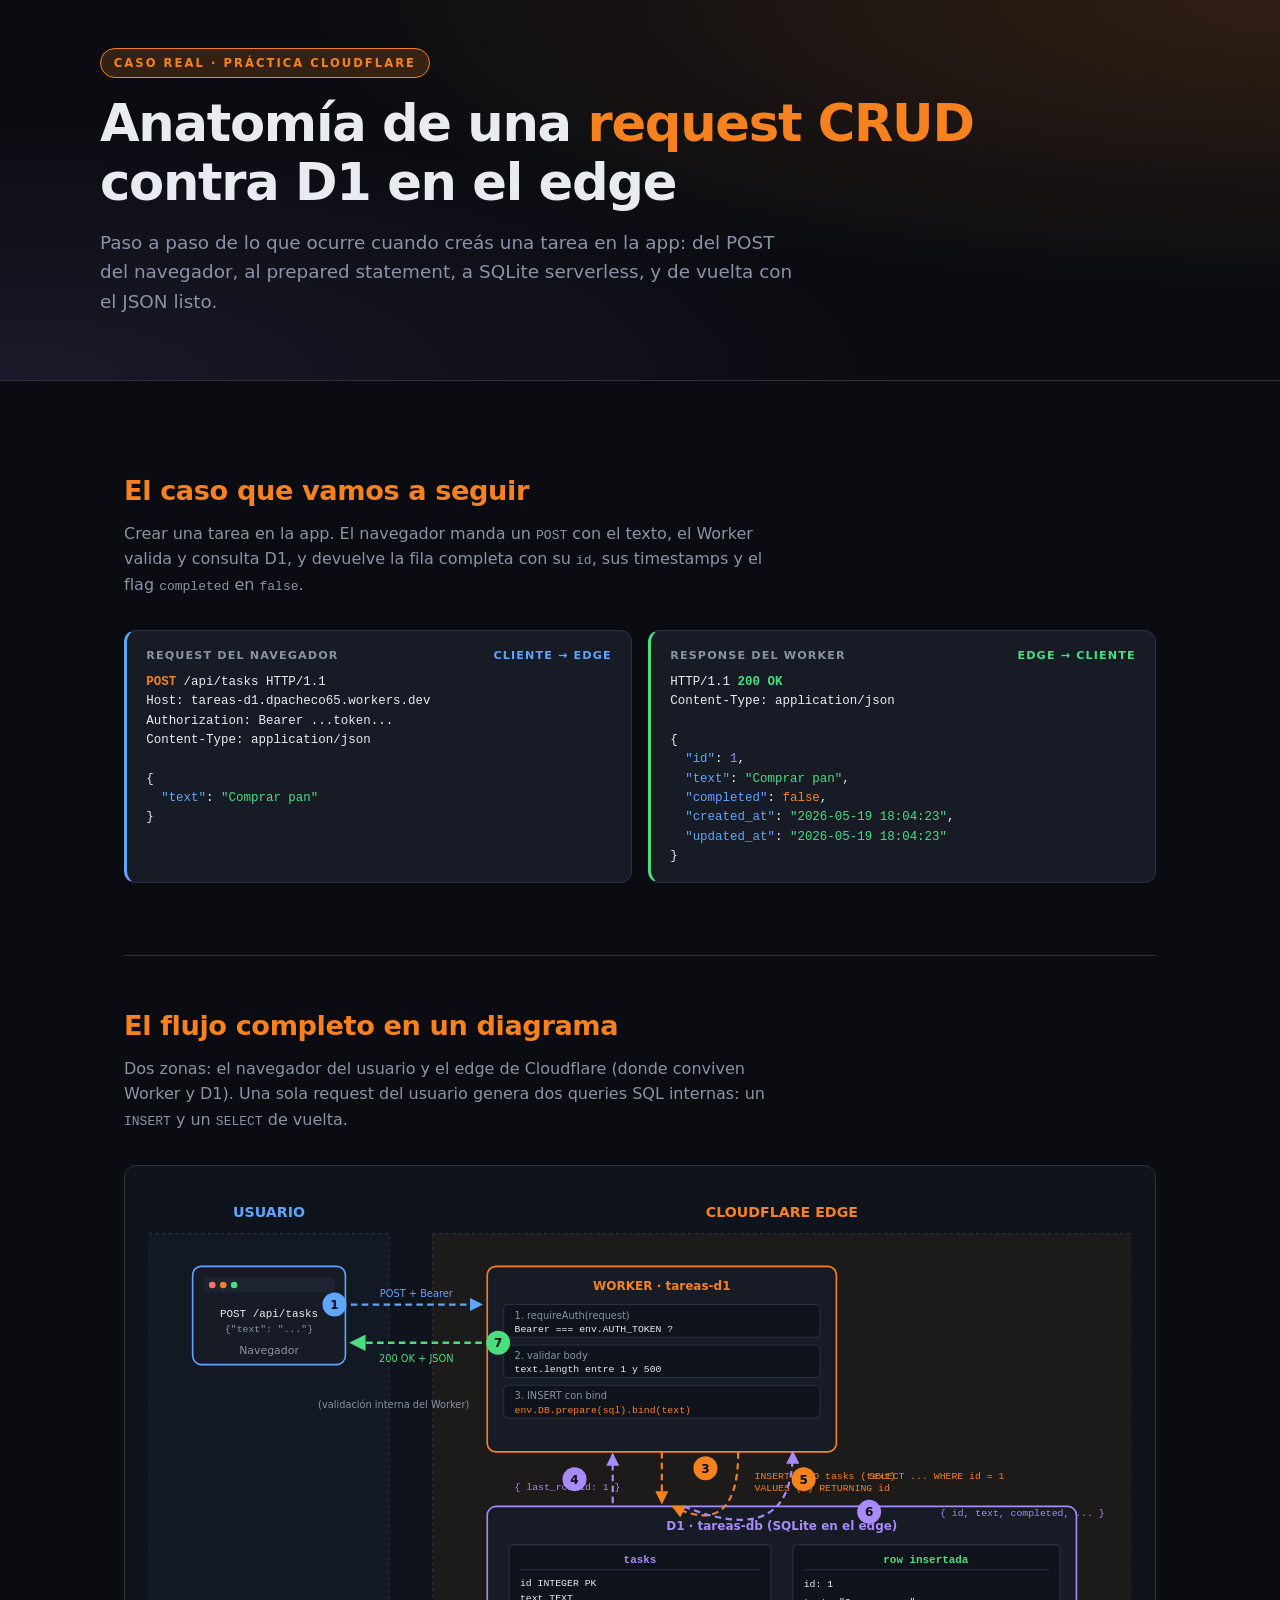
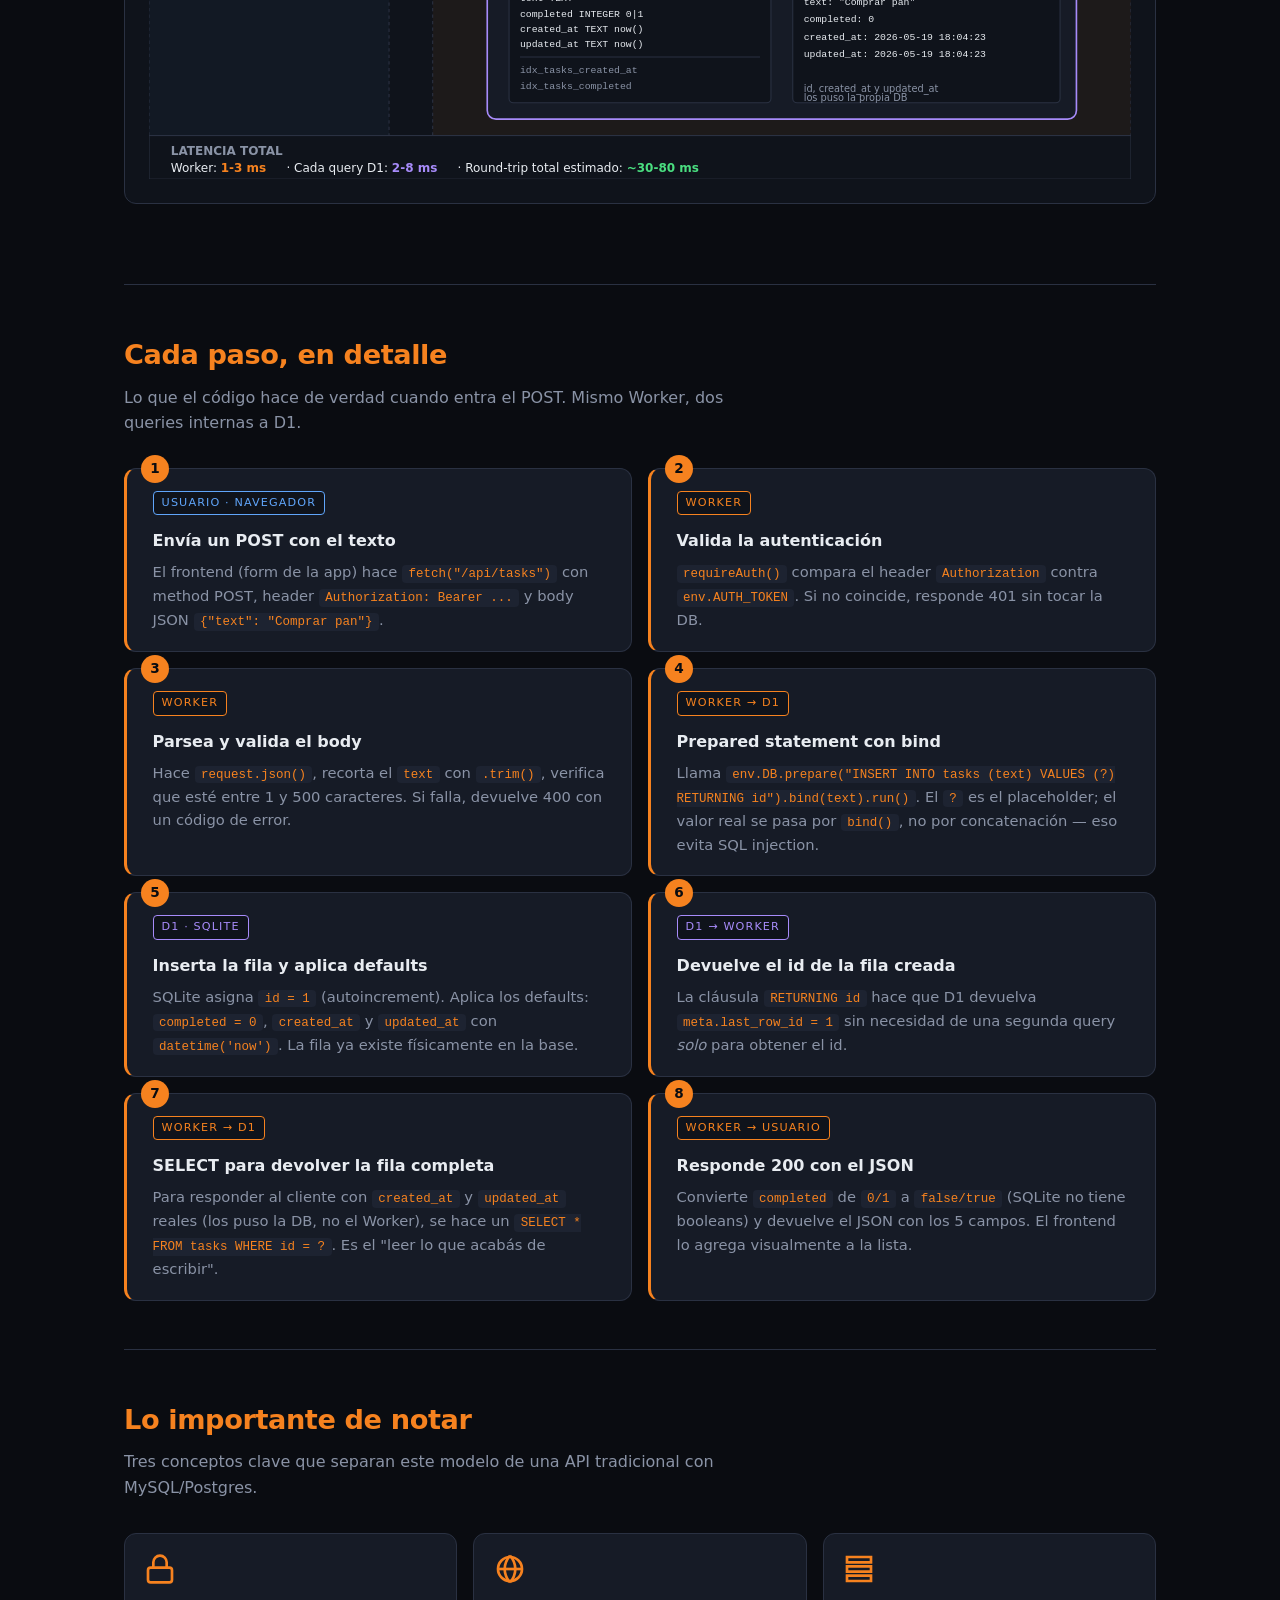
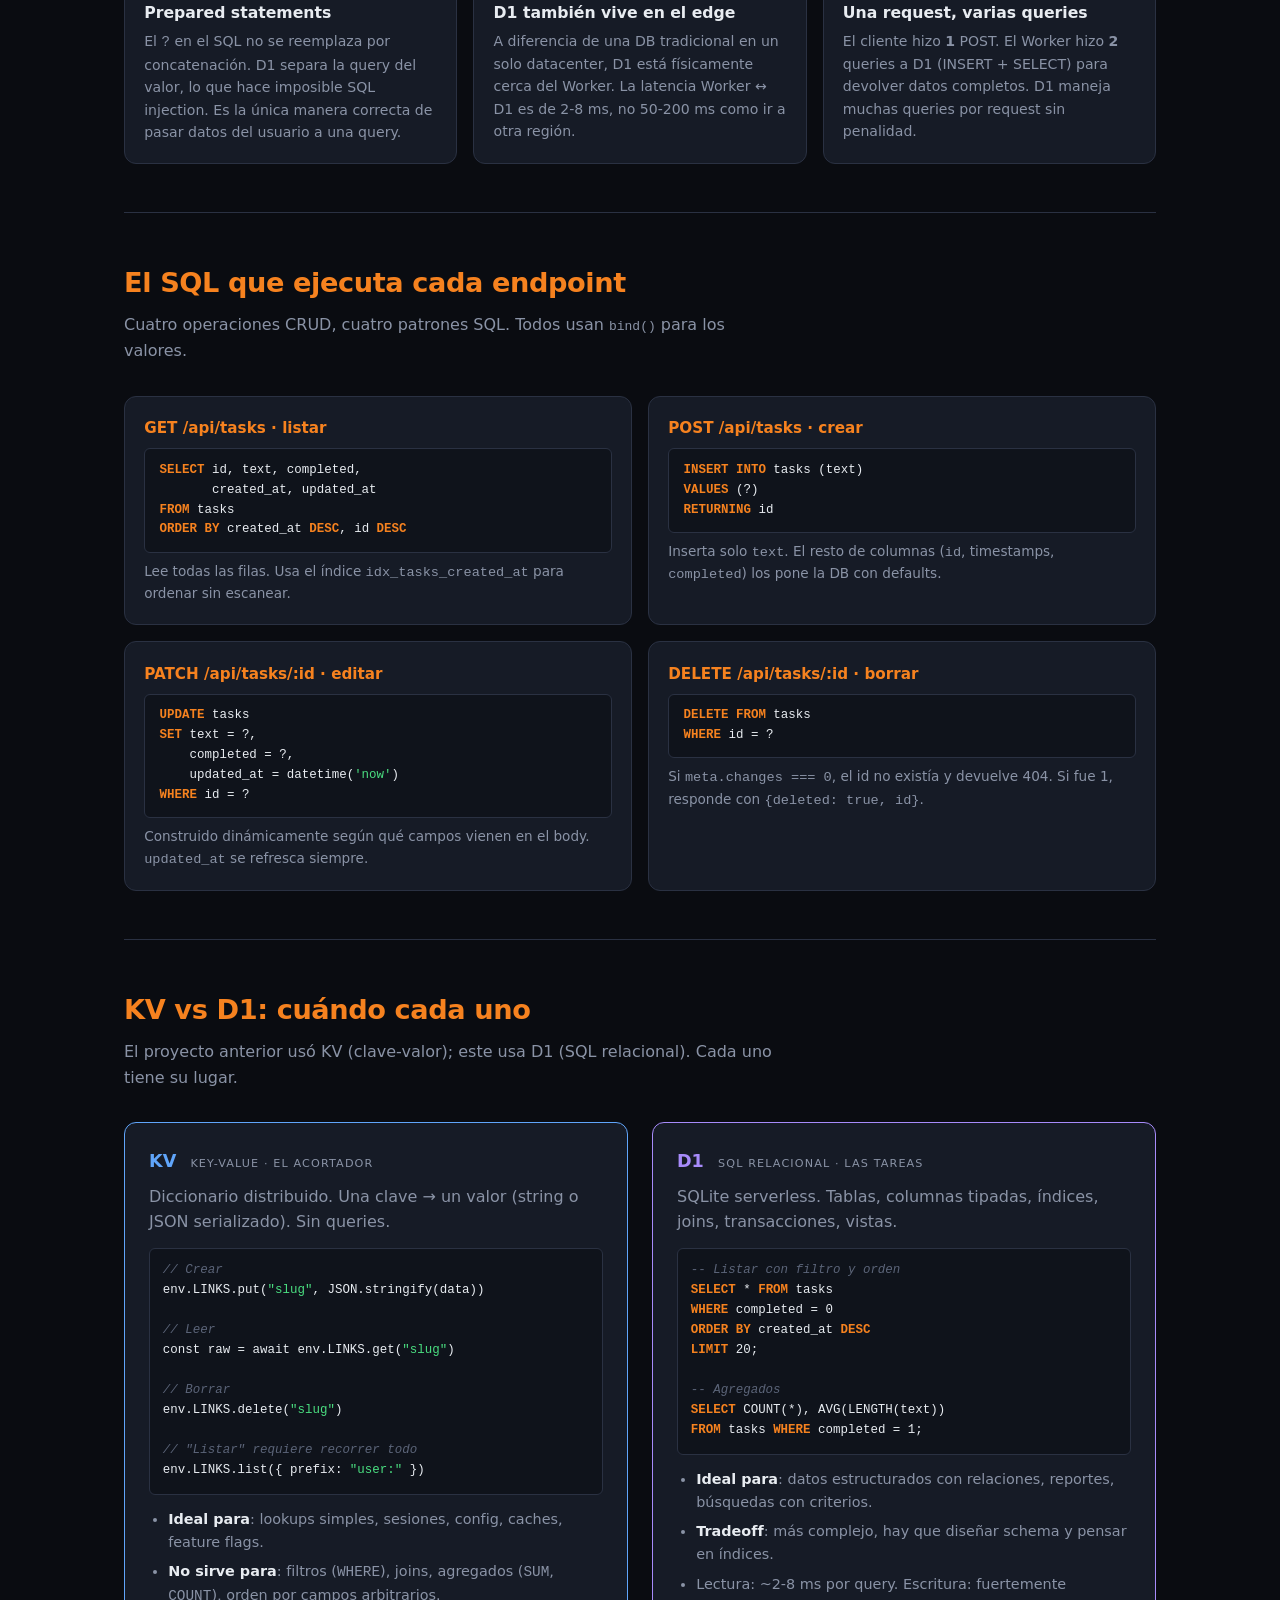
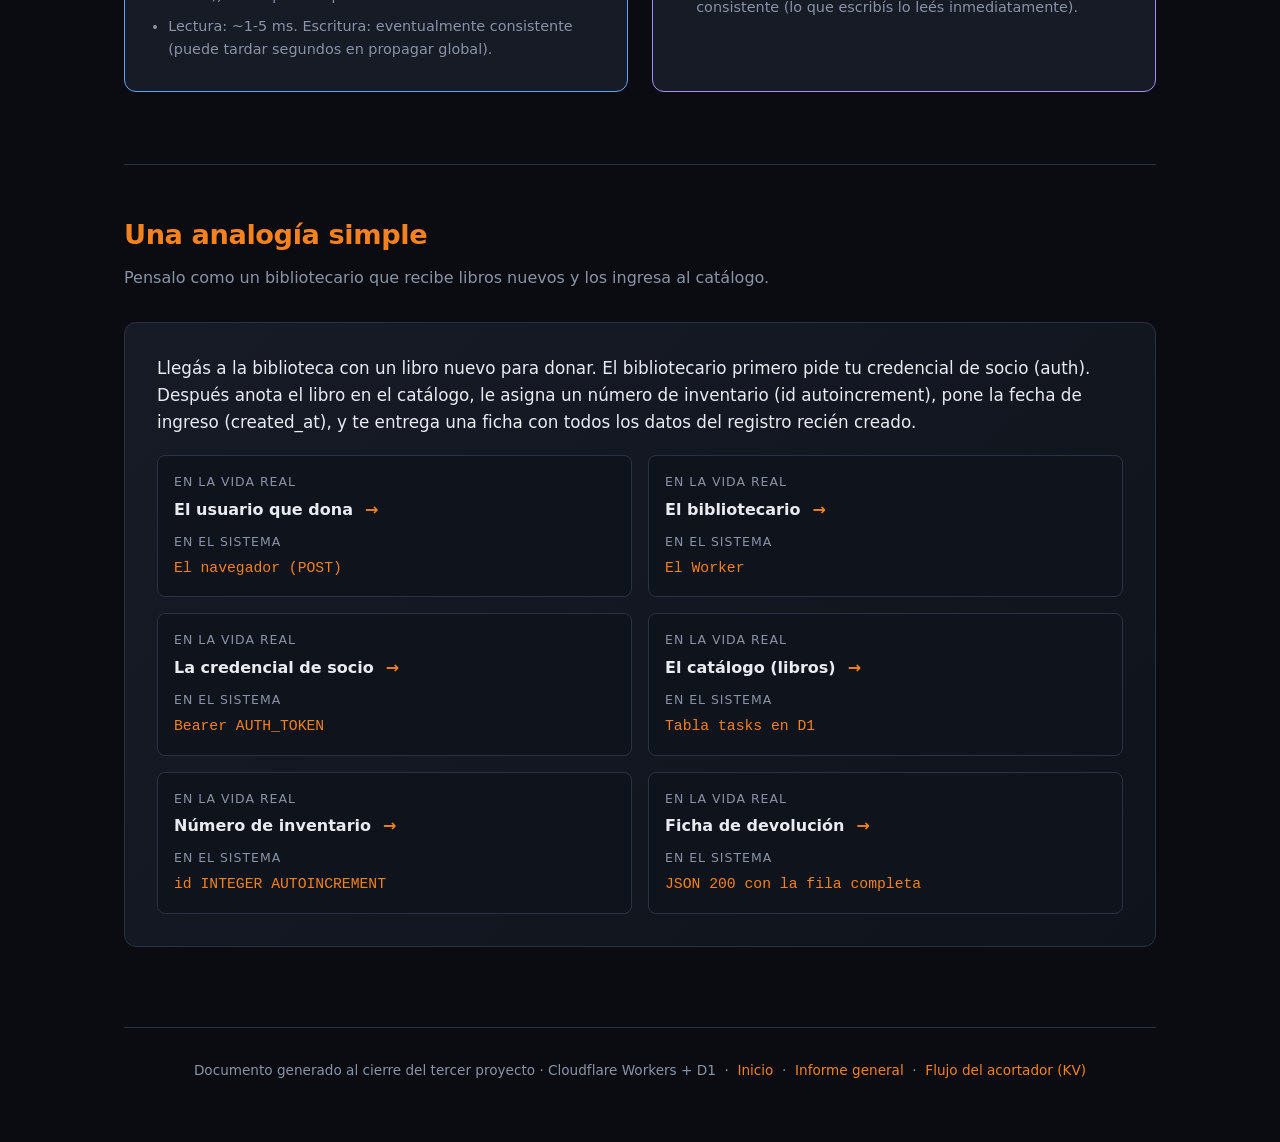
<file: flujo-d1.html>
<!DOCTYPE html>
<html lang="es">
<head>
<meta charset="UTF-8" />
<meta name="viewport" content="width=device-width, initial-scale=1" />
<title>Flujo de una app CRUD en Cloudflare D1</title>
<style>
  :root {
    --bg: #0a0c11;
    --bg-2: #0f131b;
    --surface: #161b26;
    --surface-2: #1d2331;
    --text: #e8ecf1;
    --muted: #8a93a6;
    --dim: #5b6478;
    --accent: #f6821f;
    --accent-dim: rgba(246,130,31,0.18);
    --green: #4ade80;
    --green-dim: rgba(74,222,128,0.18);
    --blue: #60a5fa;
    --blue-dim: rgba(96,165,250,0.18);
    --purple: #a78bfa;
    --red: #f87171;
    --border: #2a3142;
    --border-strong: #3a4358;
    --radius: 12px;
  }

  * { box-sizing: border-box; }
  html { scroll-behavior: smooth; }
  body {
    margin: 0;
    background: var(--bg);
    color: var(--text);
    font-family: ui-sans-serif, system-ui, -apple-system, "Segoe UI", Roboto, sans-serif;
    line-height: 1.6;
    -webkit-font-smoothing: antialiased;
  }
  .container { max-width: 1080px; margin: 0 auto; padding: 2.5rem 1.5rem; }

  /* ====== HERO ====== */
  .hero {
    background:
      radial-gradient(ellipse at top right, rgba(246,130,31,0.16), transparent 55%),
      radial-gradient(ellipse at bottom left, rgba(167,139,250,0.10), transparent 50%);
    border-bottom: 1px solid var(--border);
    padding: 3rem 1.5rem 4rem;
  }
  .hero .inner { max-width: 1080px; margin: 0 auto; }
  .eyebrow {
    display: inline-block;
    text-transform: uppercase;
    letter-spacing: 0.18em;
    font-size: 0.72rem;
    color: var(--accent);
    background: var(--accent-dim);
    border: 1px solid var(--accent);
    padding: 0.3rem 0.8rem;
    border-radius: 999px;
    margin-bottom: 1rem;
    font-weight: 600;
  }
  h1 {
    font-size: clamp(2rem, 5vw, 3.2rem);
    margin: 0 0 1rem;
    letter-spacing: -0.025em;
    line-height: 1.15;
    font-weight: 700;
  }
  h1 .accent { color: var(--accent); }
  .hero-lead {
    color: var(--muted);
    font-size: 1.15rem;
    max-width: 60ch;
    margin: 0;
  }

  /* ====== SECTIONS ====== */
  section { padding: 3rem 0; }
  section + section { border-top: 1px solid var(--border); }
  h2 {
    font-size: 1.7rem;
    margin: 0 0 0.5rem;
    letter-spacing: -0.015em;
    color: var(--accent);
  }
  h2 + .section-lead { color: var(--muted); margin-top: 0; margin-bottom: 2rem; max-width: 65ch; }
  h3 { font-size: 1.1rem; margin: 1.5rem 0 0.5rem; }

  /* ====== EXAMPLE BOXES ====== */
  .req-res {
    display: grid;
    grid-template-columns: 1fr;
    gap: 1rem;
    margin: 1.5rem 0;
  }
  @media (min-width: 800px) { .req-res { grid-template-columns: 1fr 1fr; } }
  .box {
    background: var(--surface);
    border: 1px solid var(--border);
    border-radius: var(--radius);
    padding: 1rem 1.2rem;
    font-family: "JetBrains Mono", "Consolas", monospace;
    font-size: 0.82rem;
  }
  .box .label {
    font-family: ui-sans-serif, system-ui, sans-serif;
    font-size: 0.7rem;
    color: var(--muted);
    text-transform: uppercase;
    letter-spacing: 0.1em;
    margin-bottom: 0.5rem;
    font-weight: 600;
    display: flex;
    justify-content: space-between;
  }
  .box.req { border-left: 3px solid var(--blue); }
  .box.res { border-left: 3px solid var(--green); }
  .box pre { margin: 0; white-space: pre-wrap; color: var(--text); font-size: 0.78rem; line-height: 1.55; }
  .box .verb { color: var(--accent); font-weight: 700; }
  .box .status { color: var(--green); font-weight: 700; }
  .json-key { color: var(--blue); }
  .json-str { color: var(--green); }
  .json-num { color: var(--purple); }
  .json-bool { color: var(--accent); }

  /* ====== FLOW DIAGRAM ====== */
  .flow-diagram {
    background: var(--bg-2);
    border: 1px solid var(--border);
    border-radius: var(--radius);
    padding: 1.5rem;
    margin: 2rem 0;
    overflow-x: auto;
  }
  .flow-diagram svg { width: 100%; height: auto; min-width: 700px; display: block; }

  /* ====== STEP CARDS ====== */
  .steps {
    display: grid;
    grid-template-columns: 1fr;
    gap: 1rem;
    counter-reset: step;
  }
  @media (min-width: 720px) {
    .steps { grid-template-columns: repeat(2, 1fr); }
  }
  .step {
    background: var(--surface);
    border: 1px solid var(--border);
    border-left: 3px solid var(--accent);
    border-radius: var(--radius);
    padding: 1.2rem 1.4rem 1.2rem 1.6rem;
    position: relative;
    counter-increment: step;
  }
  .step::before {
    content: counter(step);
    position: absolute;
    top: -14px;
    left: 14px;
    background: var(--accent);
    color: var(--bg);
    font-weight: 700;
    font-size: 0.85rem;
    width: 28px;
    height: 28px;
    border-radius: 50%;
    display: flex;
    align-items: center;
    justify-content: center;
  }
  .step h4 { margin: 0.4rem 0 0.4rem; font-size: 1rem; }
  .step p { margin: 0; color: var(--muted); font-size: 0.92rem; }
  .step code {
    background: var(--surface-2);
    padding: 0.1rem 0.4rem;
    border-radius: 4px;
    font-size: 0.85em;
    color: var(--accent);
  }
  .step .actor {
    display: inline-block;
    font-size: 0.7rem;
    text-transform: uppercase;
    letter-spacing: 0.1em;
    color: var(--muted);
    background: var(--bg-2);
    border: 1px solid var(--border);
    padding: 0.15rem 0.5rem;
    border-radius: 4px;
    margin-bottom: 0.4rem;
  }
  .step .actor.user { color: var(--blue); border-color: var(--blue); }
  .step .actor.worker { color: var(--accent); border-color: var(--accent); }
  .step .actor.db { color: var(--purple); border-color: var(--purple); }

  /* ====== KEY POINTS ====== */
  .key-points {
    display: grid;
    grid-template-columns: 1fr;
    gap: 1rem;
    margin-top: 1.5rem;
  }
  @media (min-width: 720px) {
    .key-points { grid-template-columns: repeat(3, 1fr); }
  }
  .point {
    background: var(--surface);
    border: 1px solid var(--border);
    border-radius: var(--radius);
    padding: 1.2rem;
  }
  .point .icon { width: 32px; height: 32px; color: var(--accent); margin-bottom: 0.5rem; }
  .point h4 { margin: 0 0 0.3rem; font-size: 0.98rem; }
  .point p { margin: 0; color: var(--muted); font-size: 0.88rem; }

  /* ====== COMPARISON ====== */
  .compare {
    display: grid;
    grid-template-columns: 1fr;
    gap: 1.2rem;
    margin: 1.5rem 0;
  }
  @media (min-width: 800px) {
    .compare { grid-template-columns: 1fr 1fr; gap: 1.5rem; }
  }
  .compare-col {
    background: var(--surface);
    border: 1px solid var(--border);
    border-radius: var(--radius);
    padding: 1.5rem;
  }
  .compare-col.left { border-color: var(--blue); }
  .compare-col.right { border-color: var(--purple); }
  .compare-col h3 { margin-top: 0; }
  .compare-col h3 .tag {
    font-size: 0.7rem;
    text-transform: uppercase;
    letter-spacing: 0.1em;
    color: var(--muted);
    margin-left: 0.5rem;
    font-weight: 500;
  }
  .compare-col.left h3 { color: var(--blue); }
  .compare-col.right h3 { color: var(--purple); }
  .compare-col ul { padding-left: 1.2rem; margin: 0.8rem 0 0; }
  .compare-col li { color: var(--muted); margin-bottom: 0.4rem; font-size: 0.9rem; }
  .compare-col li strong { color: var(--text); }
  .compare-col pre {
    background: var(--bg-2);
    border: 1px solid var(--border);
    border-radius: 6px;
    padding: 0.8rem;
    font-size: 0.78rem;
    margin: 0.8rem 0;
    overflow-x: auto;
    color: var(--text);
  }
  .compare-svg svg { width: 100%; height: auto; display: block; }

  /* ====== SQL SECTION ====== */
  .sql-grid {
    display: grid;
    grid-template-columns: 1fr;
    gap: 1rem;
    margin-top: 1.5rem;
  }
  @media (min-width: 720px) {
    .sql-grid { grid-template-columns: repeat(2, 1fr); }
  }
  .sql-card {
    background: var(--surface);
    border: 1px solid var(--border);
    border-radius: var(--radius);
    padding: 1.2rem;
  }
  .sql-card h4 { margin: 0 0 0.5rem; color: var(--accent); font-size: 0.95rem; }
  .sql-card pre {
    background: var(--bg-2);
    border: 1px solid var(--border);
    border-radius: 6px;
    padding: 0.7rem 0.9rem;
    font-size: 0.78rem;
    margin: 0;
    overflow-x: auto;
    color: var(--text);
    font-family: "Consolas", monospace;
  }
  .sql-card p { color: var(--muted); font-size: 0.85rem; margin: 0.5rem 0 0; }
  .sql-keyword { color: var(--accent); font-weight: 600; }
  .sql-string { color: var(--green); }
  .sql-comment { color: var(--dim); font-style: italic; }

  /* ====== ANALOGY ====== */
  .analogy {
    background: linear-gradient(135deg, var(--surface) 0%, var(--bg-2) 100%);
    border: 1px solid var(--border);
    border-radius: var(--radius);
    padding: 2rem;
    margin-top: 1.5rem;
  }
  .analogy-grid {
    display: grid;
    grid-template-columns: 1fr;
    gap: 1rem;
    margin-top: 1.2rem;
  }
  @media (min-width: 720px) {
    .analogy-grid { grid-template-columns: 1fr 1fr; }
  }
  .analogy-pair {
    background: var(--bg-2);
    border: 1px solid var(--border);
    border-radius: 8px;
    padding: 1rem;
  }
  .analogy-pair .real-world,
  .analogy-pair .tech {
    font-size: 0.78rem;
    color: var(--muted);
    text-transform: uppercase;
    letter-spacing: 0.08em;
    margin-bottom: 0.3rem;
  }
  .analogy-pair .real-world-value { font-weight: 600; margin-bottom: 0.6rem; }
  .analogy-pair .arrow { color: var(--accent); font-weight: 700; margin: 0 0.4rem; }
  .analogy-pair .tech-value { font-family: "Consolas", monospace; color: var(--accent); font-size: 0.92rem; }

  /* ====== FOOTER ====== */
  footer {
    margin-top: 2rem;
    padding: 2rem 0;
    border-top: 1px solid var(--border);
    color: var(--muted);
    font-size: 0.85rem;
    text-align: center;
  }
  footer a { color: var(--accent); text-decoration: none; }
  footer a:hover { text-decoration: underline; }

  /* ====== Animaciones ====== */
  @keyframes flow {
    0% { stroke-dashoffset: 20; }
    100% { stroke-dashoffset: 0; }
  }
  .flow-line {
    stroke-dasharray: 6 4;
    animation: flow 1.5s linear infinite;
  }
</style>
</head>
<body>

<!-- ============================= HERO ============================= -->
<div class="hero">
  <div class="inner">
    <span class="eyebrow">Caso real · Práctica Cloudflare</span>
    <h1>Anatomía de una <span class="accent">request CRUD</span><br>contra D1 en el edge</h1>
    <p class="hero-lead">
      Paso a paso de lo que ocurre cuando creás una tarea en la app: del POST del navegador,
      al prepared statement, a SQLite serverless, y de vuelta con el JSON listo.
    </p>
  </div>
</div>

<div class="container">

<!-- ============================= CASO REAL ============================= -->
<section>
  <h2>El caso que vamos a seguir</h2>
  <p class="section-lead">
    Crear una tarea en la app. El navegador manda un <code>POST</code> con el texto,
    el Worker valida y consulta D1, y devuelve la fila completa con su <code>id</code>,
    sus timestamps y el flag <code>completed</code> en <code>false</code>.
  </p>

  <div class="req-res">
    <div class="box req">
      <div class="label">
        <span>Request del navegador</span>
        <span style="color:var(--blue)">cliente → edge</span>
      </div>
<pre><span class="verb">POST</span> /api/tasks HTTP/1.1
Host: tareas-d1.dpacheco65.workers.dev
Authorization: Bearer ...token...
Content-Type: application/json

{
  <span class="json-key">"text"</span>: <span class="json-str">"Comprar pan"</span>
}</pre>
    </div>
    <div class="box res">
      <div class="label">
        <span>Response del Worker</span>
        <span style="color:var(--green)">edge → cliente</span>
      </div>
<pre>HTTP/1.1 <span class="status">200 OK</span>
Content-Type: application/json

{
  <span class="json-key">"id"</span>: <span class="json-num">1</span>,
  <span class="json-key">"text"</span>: <span class="json-str">"Comprar pan"</span>,
  <span class="json-key">"completed"</span>: <span class="json-bool">false</span>,
  <span class="json-key">"created_at"</span>: <span class="json-str">"2026-05-19 18:04:23"</span>,
  <span class="json-key">"updated_at"</span>: <span class="json-str">"2026-05-19 18:04:23"</span>
}</pre>
    </div>
  </div>
</section>

<!-- ============================= DIAGRAMA PRINCIPAL ============================= -->
<section>
  <h2>El flujo completo en un diagrama</h2>
  <p class="section-lead">
    Dos zonas: el navegador del usuario y el edge de Cloudflare (donde conviven Worker y D1).
    Una sola request del usuario genera dos queries SQL internas: un <code>INSERT</code>
    y un <code>SELECT</code> de vuelta.
  </p>

  <div class="flow-diagram">
    <svg viewBox="0 0 900 540" xmlns="http://www.w3.org/2000/svg" role="img" aria-label="Diagrama de flujo CRUD con D1">
      <defs>
        <marker id="arrow-accent" viewBox="0 0 10 10" refX="9" refY="5" markerWidth="6" markerHeight="6" orient="auto-start-reverse">
          <path d="M 0 0 L 10 5 L 0 10 z" fill="#f6821f"/>
        </marker>
        <marker id="arrow-blue" viewBox="0 0 10 10" refX="9" refY="5" markerWidth="6" markerHeight="6" orient="auto-start-reverse">
          <path d="M 0 0 L 10 5 L 0 10 z" fill="#60a5fa"/>
        </marker>
        <marker id="arrow-purple" viewBox="0 0 10 10" refX="9" refY="5" markerWidth="6" markerHeight="6" orient="auto-start-reverse">
          <path d="M 0 0 L 10 5 L 0 10 z" fill="#a78bfa"/>
        </marker>
        <marker id="arrow-green" viewBox="0 0 10 10" refX="9" refY="5" markerWidth="6" markerHeight="6" orient="auto-start-reverse">
          <path d="M 0 0 L 10 5 L 0 10 z" fill="#4ade80"/>
        </marker>
      </defs>

      <!-- Background lanes -->
      <rect x="0" y="40" width="220" height="460" fill="rgba(96,165,250,0.04)" stroke="#2a3142" stroke-dasharray="3 3"/>
      <rect x="260" y="40" width="640" height="460" fill="rgba(246,130,31,0.06)" stroke="#2a3142" stroke-dasharray="3 3"/>

      <!-- Lane headers -->
      <text x="110" y="25" fill="#60a5fa" font-size="13" font-weight="700" text-anchor="middle" font-family="system-ui">USUARIO</text>
      <text x="580" y="25" fill="#f6821f" font-size="13" font-weight="700" text-anchor="middle" font-family="system-ui">CLOUDFLARE EDGE</text>

      <!-- Browser box -->
      <g transform="translate(40, 70)">
        <rect width="140" height="90" rx="8" fill="#161b26" stroke="#60a5fa" stroke-width="1.5"/>
        <rect x="10" y="10" width="120" height="14" rx="3" fill="#1d2331"/>
        <circle cx="18" cy="17" r="3" fill="#f87171"/>
        <circle cx="28" cy="17" r="3" fill="#f6821f"/>
        <circle cx="38" cy="17" r="3" fill="#4ade80"/>
        <text x="70" y="46" fill="#e8ecf1" font-size="10" text-anchor="middle" font-family="Consolas,monospace">POST /api/tasks</text>
        <text x="70" y="60" fill="#8a93a6" font-size="9" text-anchor="middle" font-family="Consolas,monospace">{"text": "..."}</text>
        <text x="70" y="80" fill="#8a93a6" font-size="10" text-anchor="middle" font-family="system-ui">Navegador</text>
      </g>

      <!-- Worker box -->
      <g transform="translate(310, 70)">
        <rect width="320" height="170" rx="8" fill="#161b26" stroke="#f6821f" stroke-width="1.5"/>
        <text x="160" y="22" fill="#f6821f" font-size="11" font-weight="700" text-anchor="middle" font-family="system-ui">WORKER · tareas-d1</text>

        <rect x="15" y="35" width="290" height="30" rx="4" fill="#0f131b" stroke="#2a3142"/>
        <text x="25" y="48" fill="#8a93a6" font-size="9" font-family="system-ui">1. requireAuth(request)</text>
        <text x="25" y="60" fill="#e8ecf1" font-size="9" font-family="Consolas,monospace">Bearer === env.AUTH_TOKEN ?</text>

        <rect x="15" y="72" width="290" height="30" rx="4" fill="#0f131b" stroke="#2a3142"/>
        <text x="25" y="85" fill="#8a93a6" font-size="9" font-family="system-ui">2. validar body</text>
        <text x="25" y="97" fill="#e8ecf1" font-size="9" font-family="Consolas,monospace">text.length entre 1 y 500</text>

        <rect x="15" y="109" width="290" height="30" rx="4" fill="#0f131b" stroke="#2a3142"/>
        <text x="25" y="122" fill="#8a93a6" font-size="9" font-family="system-ui">3. INSERT con bind</text>
        <text x="25" y="134" fill="#f6821f" font-size="9" font-family="Consolas,monospace">env.DB.prepare(sql).bind(text)</text>
      </g>

      <!-- D1 box -->
      <g transform="translate(310, 290)">
        <rect width="540" height="195" rx="8" fill="#161b26" stroke="#a78bfa" stroke-width="1.5"/>
        <text x="270" y="22" fill="#a78bfa" font-size="11" font-weight="700" text-anchor="middle" font-family="system-ui">D1 · tareas-db (SQLite en el edge)</text>

        <!-- Table schema -->
        <rect x="20" y="35" width="240" height="145" rx="4" fill="#0f131b" stroke="#2a3142"/>
        <text x="140" y="52" fill="#a78bfa" font-size="10" font-weight="700" text-anchor="middle" font-family="Consolas,monospace">tasks</text>
        <line x1="30" y1="58" x2="250" y2="58" stroke="#2a3142"/>
        <text x="30" y="73" fill="#e8ecf1" font-size="9" font-family="Consolas,monospace">id           INTEGER PK</text>
        <text x="30" y="87" fill="#e8ecf1" font-size="9" font-family="Consolas,monospace">text         TEXT</text>
        <text x="30" y="101" fill="#e8ecf1" font-size="9" font-family="Consolas,monospace">completed    INTEGER 0|1</text>
        <text x="30" y="115" fill="#e8ecf1" font-size="9" font-family="Consolas,monospace">created_at   TEXT now()</text>
        <text x="30" y="129" fill="#e8ecf1" font-size="9" font-family="Consolas,monospace">updated_at   TEXT now()</text>
        <line x1="30" y1="138" x2="250" y2="138" stroke="#2a3142"/>
        <text x="30" y="153" fill="#8a93a6" font-size="9" font-family="Consolas,monospace">idx_tasks_created_at</text>
        <text x="30" y="167" fill="#8a93a6" font-size="9" font-family="Consolas,monospace">idx_tasks_completed</text>

        <!-- Sample row -->
        <rect x="280" y="35" width="245" height="145" rx="4" fill="#0f131b" stroke="#2a3142"/>
        <text x="402" y="52" fill="#4ade80" font-size="10" font-weight="700" text-anchor="middle" font-family="Consolas,monospace">row insertada</text>
        <line x1="290" y1="58" x2="515" y2="58" stroke="#2a3142"/>
        <text x="290" y="74" fill="#e8ecf1" font-size="9" font-family="Consolas,monospace">id: 1</text>
        <text x="290" y="90" fill="#e8ecf1" font-size="9" font-family="Consolas,monospace">text: "Comprar pan"</text>
        <text x="290" y="106" fill="#e8ecf1" font-size="9" font-family="Consolas,monospace">completed: 0</text>
        <text x="290" y="122" fill="#e8ecf1" font-size="9" font-family="Consolas,monospace">created_at: 2026-05-19 18:04:23</text>
        <text x="290" y="138" fill="#e8ecf1" font-size="9" font-family="Consolas,monospace">updated_at: 2026-05-19 18:04:23</text>
        <text x="290" y="170" fill="#8a93a6" font-size="9" font-family="system-ui">id, created_at y updated_at</text>
        <text x="290" y="178" fill="#8a93a6" font-size="9" font-family="system-ui">los puso la propia DB</text>
      </g>

      <!-- ARROW 1: Browser -> Worker -->
      <line x1="185" y1="105" x2="305" y2="105" stroke="#60a5fa" stroke-width="2" marker-end="url(#arrow-blue)" class="flow-line"/>
      <circle cx="170" cy="105" r="11" fill="#60a5fa"/>
      <text x="170" y="109" fill="#0a0c11" font-size="11" font-weight="700" text-anchor="middle">1</text>
      <text x="245" y="98" fill="#60a5fa" font-size="9" text-anchor="middle" font-family="system-ui">POST + Bearer</text>

      <!-- ARROW 2 (auth/validate happen inside worker, dashed indicator) -->
      <text x="155" y="200" fill="#8a93a6" font-size="9" font-family="system-ui">(validación interna del Worker)</text>

      <!-- ARROW 3: Worker -> D1 (INSERT) -->
      <line x1="470" y1="240" x2="470" y2="287" stroke="#f6821f" stroke-width="2" marker-end="url(#arrow-accent)" class="flow-line"/>
      <circle cx="510" cy="255" r="11" fill="#f6821f"/>
      <text x="510" y="259" fill="#0a0c11" font-size="11" font-weight="700" text-anchor="middle">3</text>
      <text x="555" y="265" fill="#f6821f" font-size="9" font-family="Consolas,monospace">INSERT INTO tasks (text)</text>
      <text x="555" y="276" fill="#f6821f" font-size="9" font-family="Consolas,monospace">VALUES (?) RETURNING id</text>

      <!-- ARROW 4: D1 -> Worker (id) -->
      <line x1="425" y1="287" x2="425" y2="242" stroke="#a78bfa" stroke-width="2" marker-end="url(#arrow-purple)" class="flow-line"/>
      <circle cx="390" cy="265" r="11" fill="#a78bfa"/>
      <text x="390" y="269" fill="#0a0c11" font-size="11" font-weight="700" text-anchor="middle">4</text>
      <text x="335" y="275" fill="#a78bfa" font-size="9" font-family="Consolas,monospace">{ last_row_id: 1 }</text>

      <!-- ARROW 5: Worker -> D1 (SELECT) -->
      <path d="M 540 240 Q 540 320 480 290" stroke="#f6821f" stroke-width="2" fill="none" marker-end="url(#arrow-accent)" class="flow-line"/>
      <circle cx="600" cy="265" r="11" fill="#f6821f"/>
      <text x="600" y="269" fill="#0a0c11" font-size="11" font-weight="700" text-anchor="middle">5</text>
      <text x="660" y="265" fill="#f6821f" font-size="9" font-family="Consolas,monospace">SELECT ... WHERE id = 1</text>

      <!-- ARROW 6: D1 -> Worker (full row) -->
      <path d="M 490 290 Q 590 330 590 240" stroke="#a78bfa" stroke-width="2" fill="none" marker-end="url(#arrow-purple)" class="flow-line"/>
      <circle cx="660" cy="295" r="11" fill="#a78bfa"/>
      <text x="660" y="299" fill="#0a0c11" font-size="11" font-weight="700" text-anchor="middle">6</text>
      <text x="725" y="299" fill="#a78bfa" font-size="9" font-family="Consolas,monospace">{ id, text, completed, ... }</text>

      <!-- ARROW 7: Worker -> Browser (response) -->
      <line x1="305" y1="140" x2="185" y2="140" stroke="#4ade80" stroke-width="2.5" marker-end="url(#arrow-green)" class="flow-line"/>
      <circle cx="320" cy="140" r="11" fill="#4ade80"/>
      <text x="320" y="144" fill="#0a0c11" font-size="11" font-weight="700" text-anchor="middle">7</text>
      <text x="245" y="158" fill="#4ade80" font-size="9" text-anchor="middle" font-family="system-ui">200 OK + JSON</text>

      <!-- Timing footer -->
      <rect x="0" y="500" width="900" height="40" fill="#0f131b" stroke="#2a3142"/>
      <text x="20" y="518" fill="#8a93a6" font-size="11" font-family="system-ui" font-weight="600">LATENCIA TOTAL</text>
      <text x="20" y="533" fill="#e8ecf1" font-size="11" font-family="system-ui">
        Worker: <tspan fill="#f6821f" font-weight="700">1-3 ms</tspan>
        <tspan dx="15">·</tspan>
        Cada query D1: <tspan fill="#a78bfa" font-weight="700">2-8 ms</tspan>
        <tspan dx="15">·</tspan>
        Round-trip total estimado: <tspan fill="#4ade80" font-weight="700">~30-80 ms</tspan>
      </text>
    </svg>
  </div>
</section>

<!-- ============================= PASOS DETALLADOS ============================= -->
<section>
  <h2>Cada paso, en detalle</h2>
  <p class="section-lead">
    Lo que el código hace de verdad cuando entra el POST. Mismo Worker, dos queries internas a D1.
  </p>

  <div class="steps">
    <div class="step">
      <span class="actor user">Usuario · Navegador</span>
      <h4>Envía un POST con el texto</h4>
      <p>El frontend (form de la app) hace <code>fetch("/api/tasks")</code> con method POST, header <code>Authorization: Bearer ...</code> y body JSON <code>{"text": "Comprar pan"}</code>.</p>
    </div>

    <div class="step">
      <span class="actor worker">Worker</span>
      <h4>Valida la autenticación</h4>
      <p><code>requireAuth()</code> compara el header <code>Authorization</code> contra <code>env.AUTH_TOKEN</code>. Si no coincide, responde 401 sin tocar la DB.</p>
    </div>

    <div class="step">
      <span class="actor worker">Worker</span>
      <h4>Parsea y valida el body</h4>
      <p>Hace <code>request.json()</code>, recorta el <code>text</code> con <code>.trim()</code>, verifica que esté entre 1 y 500 caracteres. Si falla, devuelve 400 con un código de error.</p>
    </div>

    <div class="step">
      <span class="actor worker">Worker → D1</span>
      <h4>Prepared statement con bind</h4>
      <p>Llama <code>env.DB.prepare("INSERT INTO tasks (text) VALUES (?) RETURNING id").bind(text).run()</code>. El <code>?</code> es el placeholder; el valor real se pasa por <code>bind()</code>, no por concatenación — eso evita SQL injection.</p>
    </div>

    <div class="step">
      <span class="actor db">D1 · SQLite</span>
      <h4>Inserta la fila y aplica defaults</h4>
      <p>SQLite asigna <code>id = 1</code> (autoincrement). Aplica los defaults: <code>completed = 0</code>, <code>created_at</code> y <code>updated_at</code> con <code>datetime('now')</code>. La fila ya existe físicamente en la base.</p>
    </div>

    <div class="step">
      <span class="actor db">D1 → Worker</span>
      <h4>Devuelve el id de la fila creada</h4>
      <p>La cláusula <code>RETURNING id</code> hace que D1 devuelva <code>meta.last_row_id = 1</code> sin necesidad de una segunda query <em>solo</em> para obtener el id.</p>
    </div>

    <div class="step">
      <span class="actor worker">Worker → D1</span>
      <h4>SELECT para devolver la fila completa</h4>
      <p>Para responder al cliente con <code>created_at</code> y <code>updated_at</code> reales (los puso la DB, no el Worker), se hace un <code>SELECT * FROM tasks WHERE id = ?</code>. Es el "leer lo que acabás de escribir".</p>
    </div>

    <div class="step">
      <span class="actor worker">Worker → Usuario</span>
      <h4>Responde 200 con el JSON</h4>
      <p>Convierte <code>completed</code> de <code>0/1</code> a <code>false/true</code> (SQLite no tiene booleans) y devuelve el JSON con los 5 campos. El frontend lo agrega visualmente a la lista.</p>
    </div>
  </div>
</section>

<!-- ============================= KEY POINTS ============================= -->
<section>
  <h2>Lo importante de notar</h2>
  <p class="section-lead">Tres conceptos clave que separan este modelo de una API tradicional con MySQL/Postgres.</p>

  <div class="key-points">
    <div class="point">
      <svg class="icon" viewBox="0 0 24 24" fill="none" stroke="currentColor" stroke-width="2">
        <rect x="3" y="11" width="18" height="11" rx="2"/>
        <path d="M7 11V7a5 5 0 0 1 10 0v4"/>
      </svg>
      <h4>Prepared statements</h4>
      <p>El <code>?</code> en el SQL no se reemplaza por concatenación. D1 separa la query del valor, lo que hace imposible SQL injection. Es la única manera correcta de pasar datos del usuario a una query.</p>
    </div>

    <div class="point">
      <svg class="icon" viewBox="0 0 24 24" fill="none" stroke="currentColor" stroke-width="2">
        <circle cx="12" cy="12" r="9"/>
        <path d="M12 2a15.3 15.3 0 0 1 4 10 15.3 15.3 0 0 1-4 10"/>
        <path d="M12 2a15.3 15.3 0 0 0-4 10 15.3 15.3 0 0 0 4 10"/>
        <line x1="3" y1="12" x2="21" y2="12"/>
      </svg>
      <h4>D1 también vive en el edge</h4>
      <p>A diferencia de una DB tradicional en un solo datacenter, D1 está físicamente cerca del Worker. La latencia Worker ↔ D1 es de 2-8 ms, no 50-200 ms como ir a otra región.</p>
    </div>

    <div class="point">
      <svg class="icon" viewBox="0 0 24 24" fill="none" stroke="currentColor" stroke-width="2">
        <path d="M3 3h18v4H3z"/>
        <path d="M3 10h18v4H3z"/>
        <path d="M3 17h18v4H3z"/>
      </svg>
      <h4>Una request, varias queries</h4>
      <p>El cliente hizo <strong>1</strong> POST. El Worker hizo <strong>2</strong> queries a D1 (INSERT + SELECT) para devolver datos completos. D1 maneja muchas queries por request sin penalidad.</p>
    </div>
  </div>
</section>

<!-- ============================= SQL DETALLADO ============================= -->
<section>
  <h2>El SQL que ejecuta cada endpoint</h2>
  <p class="section-lead">
    Cuatro operaciones CRUD, cuatro patrones SQL. Todos usan <code>bind()</code> para los valores.
  </p>

  <div class="sql-grid">
    <div class="sql-card">
      <h4>GET /api/tasks · listar</h4>
<pre><span class="sql-keyword">SELECT</span> id, text, completed,
       created_at, updated_at
<span class="sql-keyword">FROM</span> tasks
<span class="sql-keyword">ORDER BY</span> created_at <span class="sql-keyword">DESC</span>, id <span class="sql-keyword">DESC</span></pre>
      <p>Lee todas las filas. Usa el índice <code>idx_tasks_created_at</code> para ordenar sin escanear.</p>
    </div>

    <div class="sql-card">
      <h4>POST /api/tasks · crear</h4>
<pre><span class="sql-keyword">INSERT INTO</span> tasks (text)
<span class="sql-keyword">VALUES</span> (?)
<span class="sql-keyword">RETURNING</span> id</pre>
      <p>Inserta solo <code>text</code>. El resto de columnas (<code>id</code>, timestamps, <code>completed</code>) los pone la DB con defaults.</p>
    </div>

    <div class="sql-card">
      <h4>PATCH /api/tasks/:id · editar</h4>
<pre><span class="sql-keyword">UPDATE</span> tasks
<span class="sql-keyword">SET</span> text = ?,
    completed = ?,
    updated_at = datetime(<span class="sql-string">'now'</span>)
<span class="sql-keyword">WHERE</span> id = ?</pre>
      <p>Construido dinámicamente según qué campos vienen en el body. <code>updated_at</code> se refresca siempre.</p>
    </div>

    <div class="sql-card">
      <h4>DELETE /api/tasks/:id · borrar</h4>
<pre><span class="sql-keyword">DELETE FROM</span> tasks
<span class="sql-keyword">WHERE</span> id = ?</pre>
      <p>Si <code>meta.changes === 0</code>, el id no existía y devuelve 404. Si fue 1, responde con <code>{deleted: true, id}</code>.</p>
    </div>
  </div>
</section>

<!-- ============================= COMPARACIÓN KV vs D1 ============================= -->
<section>
  <h2>KV vs D1: cuándo cada uno</h2>
  <p class="section-lead">
    El proyecto anterior usó KV (clave-valor); este usa D1 (SQL relacional). Cada uno tiene su lugar.
  </p>

  <div class="compare">
    <div class="compare-col left">
      <h3>KV <span class="tag">Key-value · El acortador</span></h3>
      <p style="color:var(--muted);margin:0.3rem 0 0.6rem">Diccionario distribuido. Una clave → un valor (string o JSON serializado). Sin queries.</p>
<pre><span class="sql-comment">// Crear</span>
env.LINKS.put(<span class="sql-string">"slug"</span>, JSON.stringify(data))

<span class="sql-comment">// Leer</span>
const raw = await env.LINKS.get(<span class="sql-string">"slug"</span>)

<span class="sql-comment">// Borrar</span>
env.LINKS.delete(<span class="sql-string">"slug"</span>)

<span class="sql-comment">// "Listar" requiere recorrer todo</span>
env.LINKS.list({ prefix: <span class="sql-string">"user:"</span> })</pre>
      <ul>
        <li><strong>Ideal para</strong>: lookups simples, sesiones, config, caches, feature flags.</li>
        <li><strong>No sirve para</strong>: filtros (<code>WHERE</code>), joins, agregados (<code>SUM</code>, <code>COUNT</code>), orden por campos arbitrarios.</li>
        <li>Lectura: ~1-5 ms. Escritura: eventualmente consistente (puede tardar segundos en propagar global).</li>
      </ul>
    </div>

    <div class="compare-col right">
      <h3>D1 <span class="tag">SQL relacional · Las tareas</span></h3>
      <p style="color:var(--muted);margin:0.3rem 0 0.6rem">SQLite serverless. Tablas, columnas tipadas, índices, joins, transacciones, vistas.</p>
<pre><span class="sql-comment">-- Listar con filtro y orden</span>
<span class="sql-keyword">SELECT</span> * <span class="sql-keyword">FROM</span> tasks
<span class="sql-keyword">WHERE</span> completed = 0
<span class="sql-keyword">ORDER BY</span> created_at <span class="sql-keyword">DESC</span>
<span class="sql-keyword">LIMIT</span> 20;

<span class="sql-comment">-- Agregados</span>
<span class="sql-keyword">SELECT</span> COUNT(*), AVG(LENGTH(text))
<span class="sql-keyword">FROM</span> tasks <span class="sql-keyword">WHERE</span> completed = 1;</pre>
      <ul>
        <li><strong>Ideal para</strong>: datos estructurados con relaciones, reportes, búsquedas con criterios.</li>
        <li><strong>Tradeoff</strong>: más complejo, hay que diseñar schema y pensar en índices.</li>
        <li>Lectura: ~2-8 ms por query. Escritura: fuertemente consistente (lo que escribís lo leés inmediatamente).</li>
      </ul>
    </div>
  </div>
</section>

<!-- ============================= ANALOGÍA ============================= -->
<section>
  <h2>Una analogía simple</h2>
  <p class="section-lead">
    Pensalo como un bibliotecario que recibe libros nuevos y los ingresa al catálogo.
  </p>

  <div class="analogy">
    <p style="margin:0;color:var(--text);font-size:1.05rem">
      Llegás a la biblioteca con un libro nuevo para donar.
      El bibliotecario primero pide tu credencial de socio (auth).
      Después anota el libro en el catálogo, le asigna un número de inventario (id autoincrement),
      pone la fecha de ingreso (created_at), y te entrega una ficha con todos los datos
      del registro recién creado.
    </p>

    <div class="analogy-grid">
      <div class="analogy-pair">
        <div class="real-world">En la vida real</div>
        <div class="real-world-value">El usuario que dona <span class="arrow">→</span></div>
        <div class="tech">En el sistema</div>
        <div class="tech-value">El navegador (POST)</div>
      </div>
      <div class="analogy-pair">
        <div class="real-world">En la vida real</div>
        <div class="real-world-value">El bibliotecario <span class="arrow">→</span></div>
        <div class="tech">En el sistema</div>
        <div class="tech-value">El Worker</div>
      </div>
      <div class="analogy-pair">
        <div class="real-world">En la vida real</div>
        <div class="real-world-value">La credencial de socio <span class="arrow">→</span></div>
        <div class="tech">En el sistema</div>
        <div class="tech-value">Bearer AUTH_TOKEN</div>
      </div>
      <div class="analogy-pair">
        <div class="real-world">En la vida real</div>
        <div class="real-world-value">El catálogo (libros) <span class="arrow">→</span></div>
        <div class="tech">En el sistema</div>
        <div class="tech-value">Tabla tasks en D1</div>
      </div>
      <div class="analogy-pair">
        <div class="real-world">En la vida real</div>
        <div class="real-world-value">Número de inventario <span class="arrow">→</span></div>
        <div class="tech">En el sistema</div>
        <div class="tech-value">id INTEGER AUTOINCREMENT</div>
      </div>
      <div class="analogy-pair">
        <div class="real-world">En la vida real</div>
        <div class="real-world-value">Ficha de devolución <span class="arrow">→</span></div>
        <div class="tech">En el sistema</div>
        <div class="tech-value">JSON 200 con la fila completa</div>
      </div>
    </div>
  </div>
</section>

<footer>
  Documento generado al cierre del tercer proyecto · Cloudflare Workers + D1
  &nbsp;·&nbsp; <a href="/">Inicio</a>
  &nbsp;·&nbsp; <a href="/informe">Informe general</a>
  &nbsp;·&nbsp; <a href="/flujo">Flujo del acortador (KV)</a>
</footer>

</div>
</body>
</html>
</file>
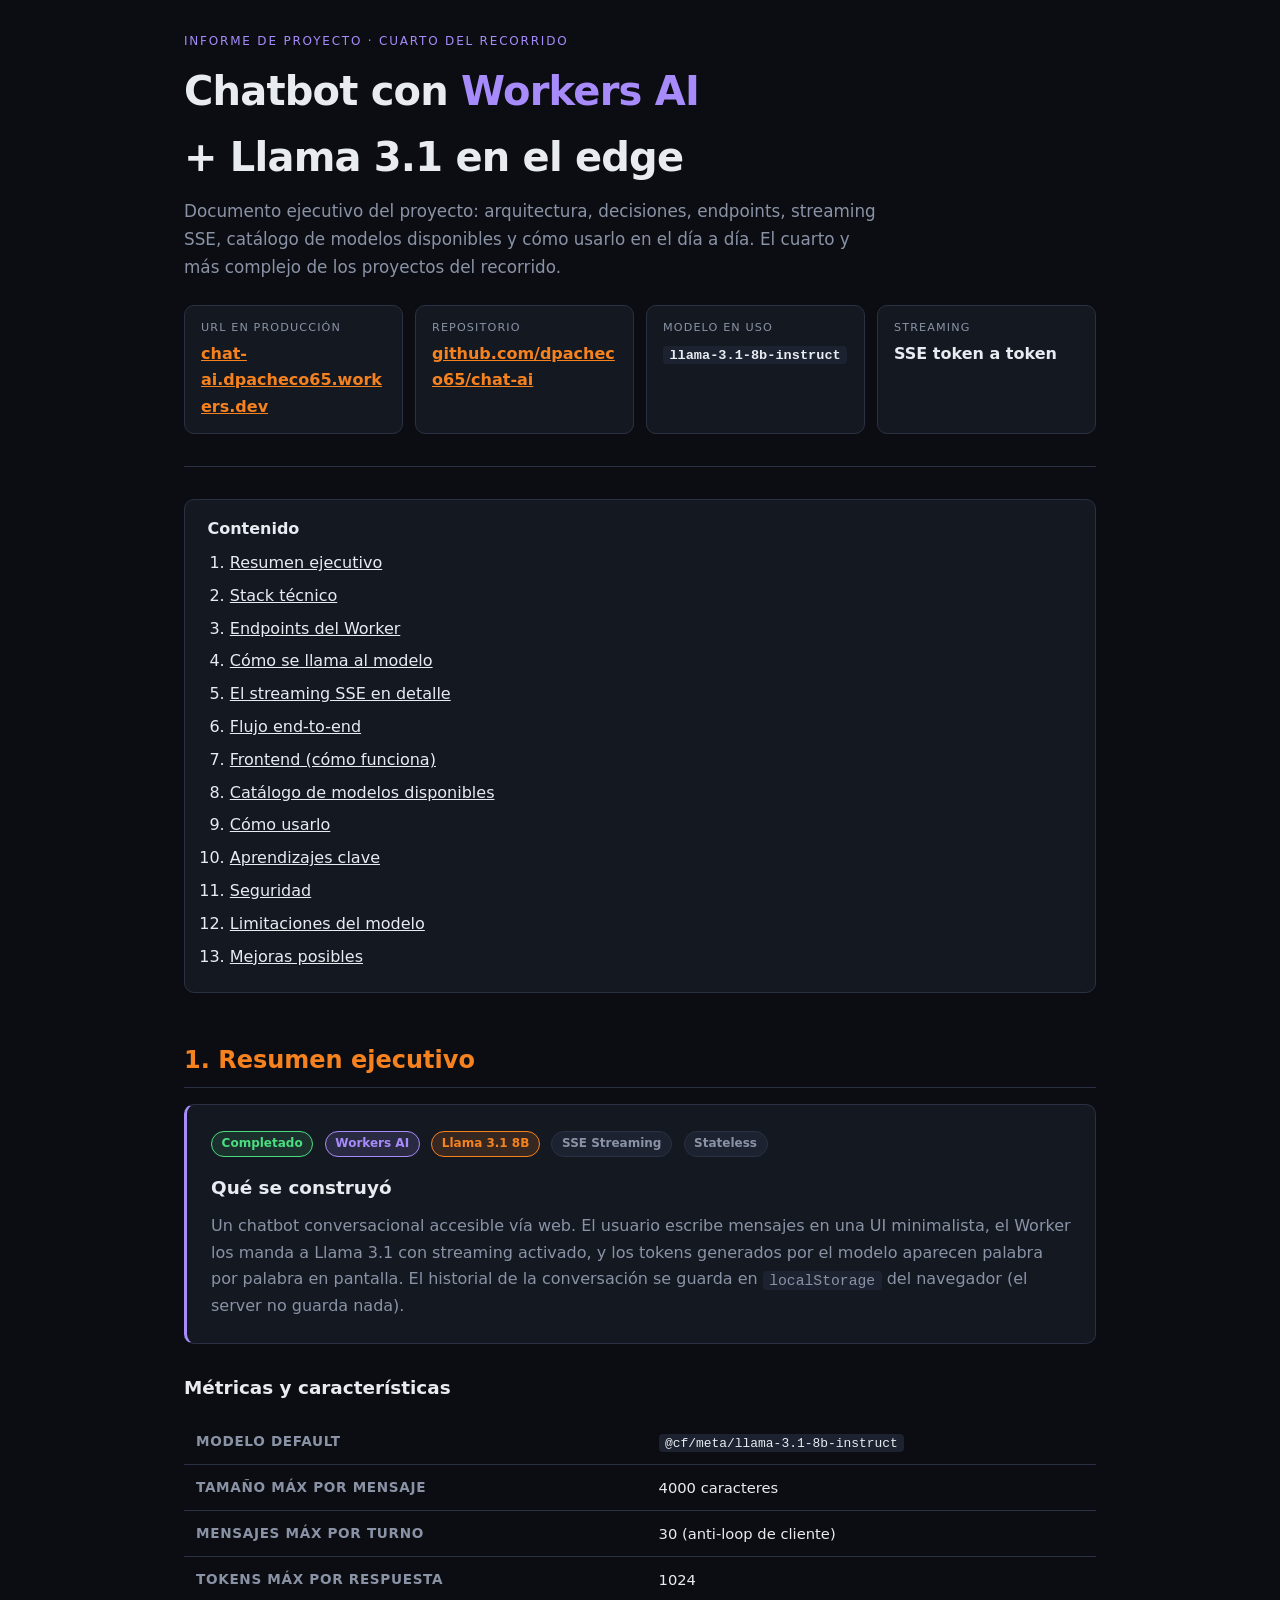
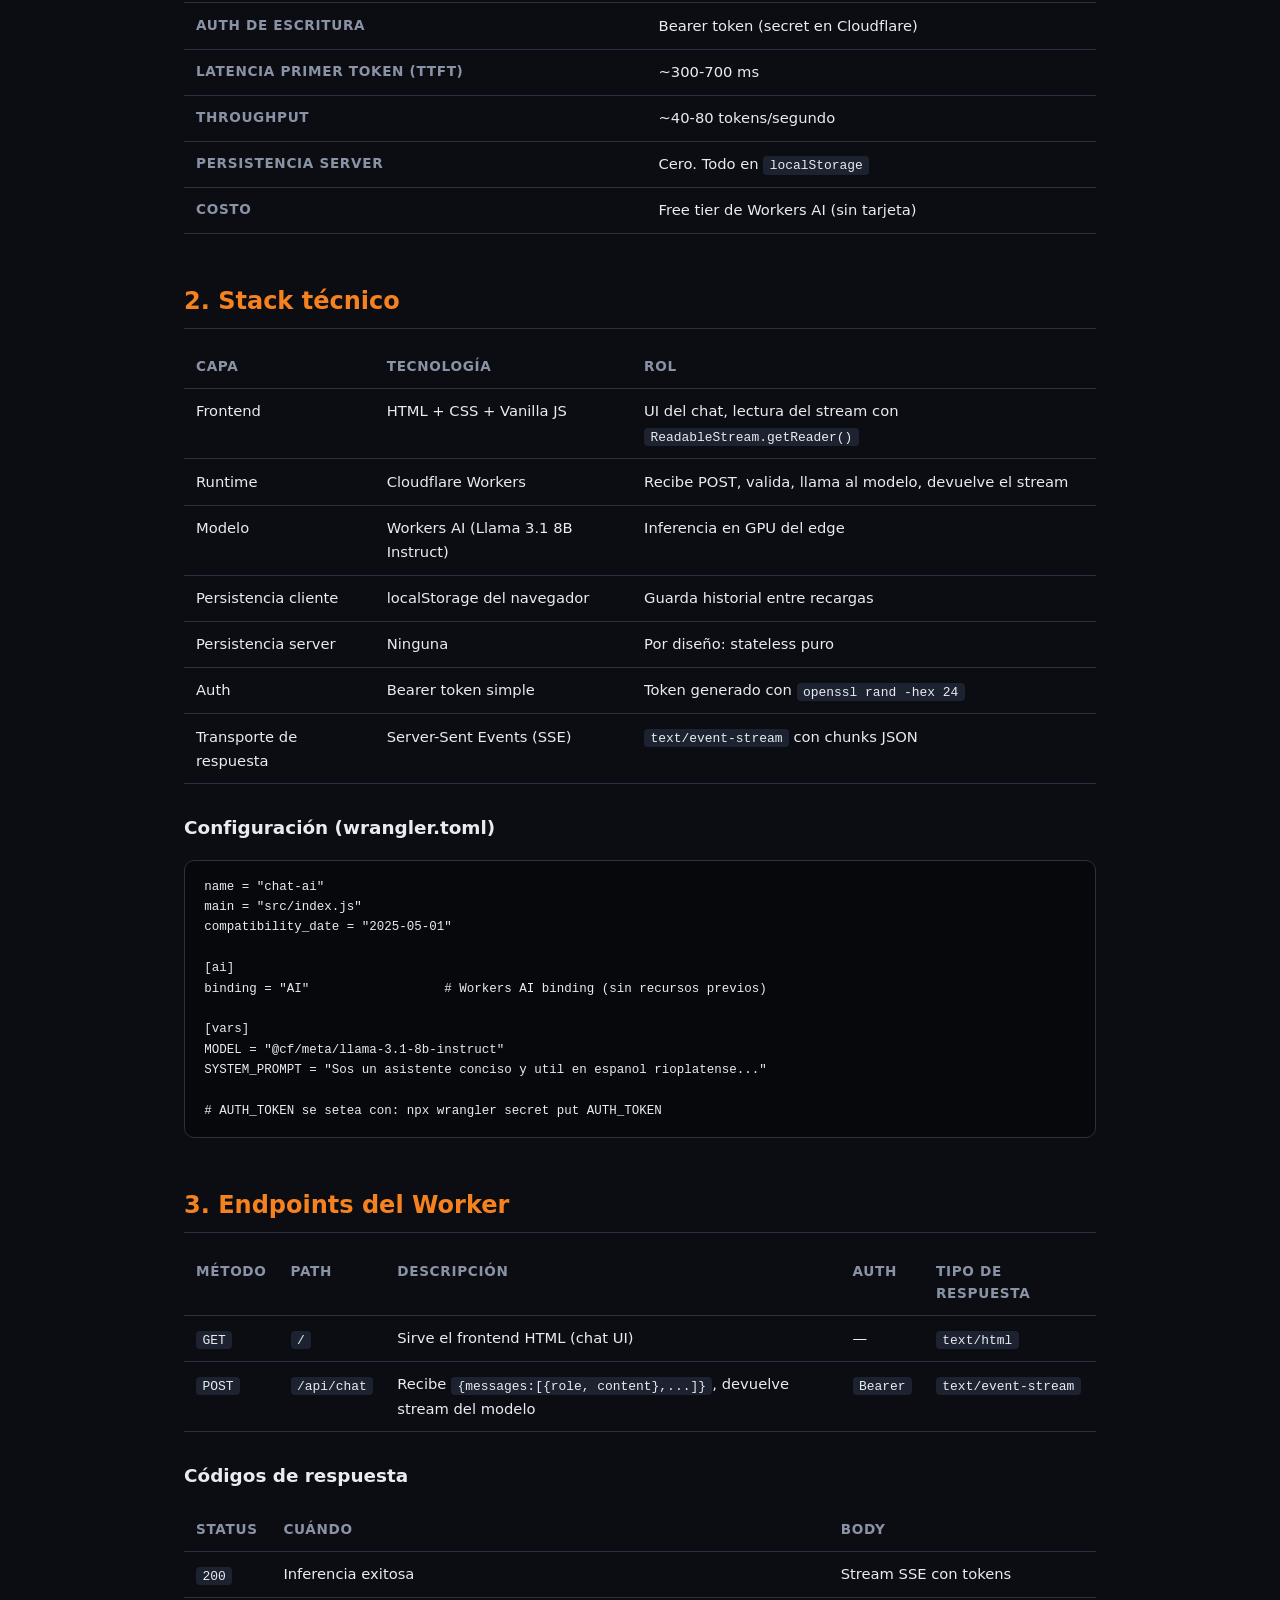
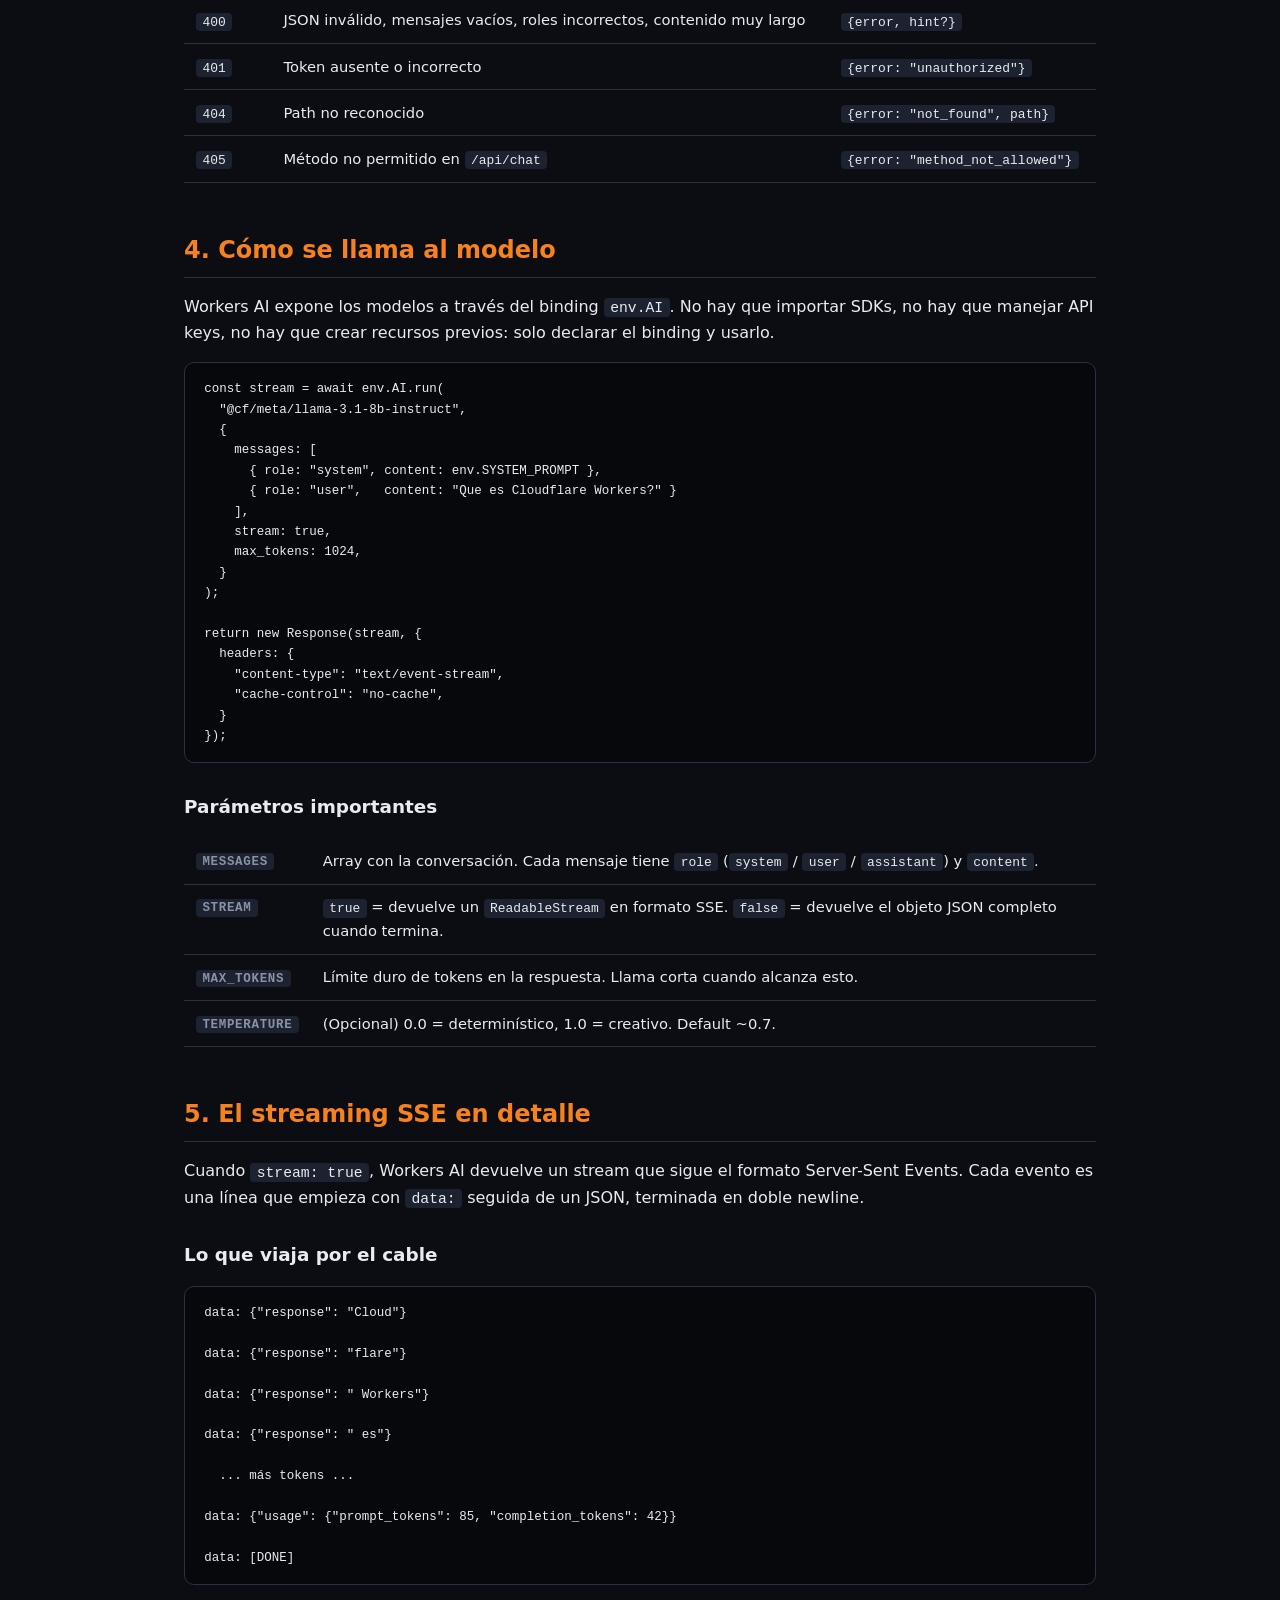
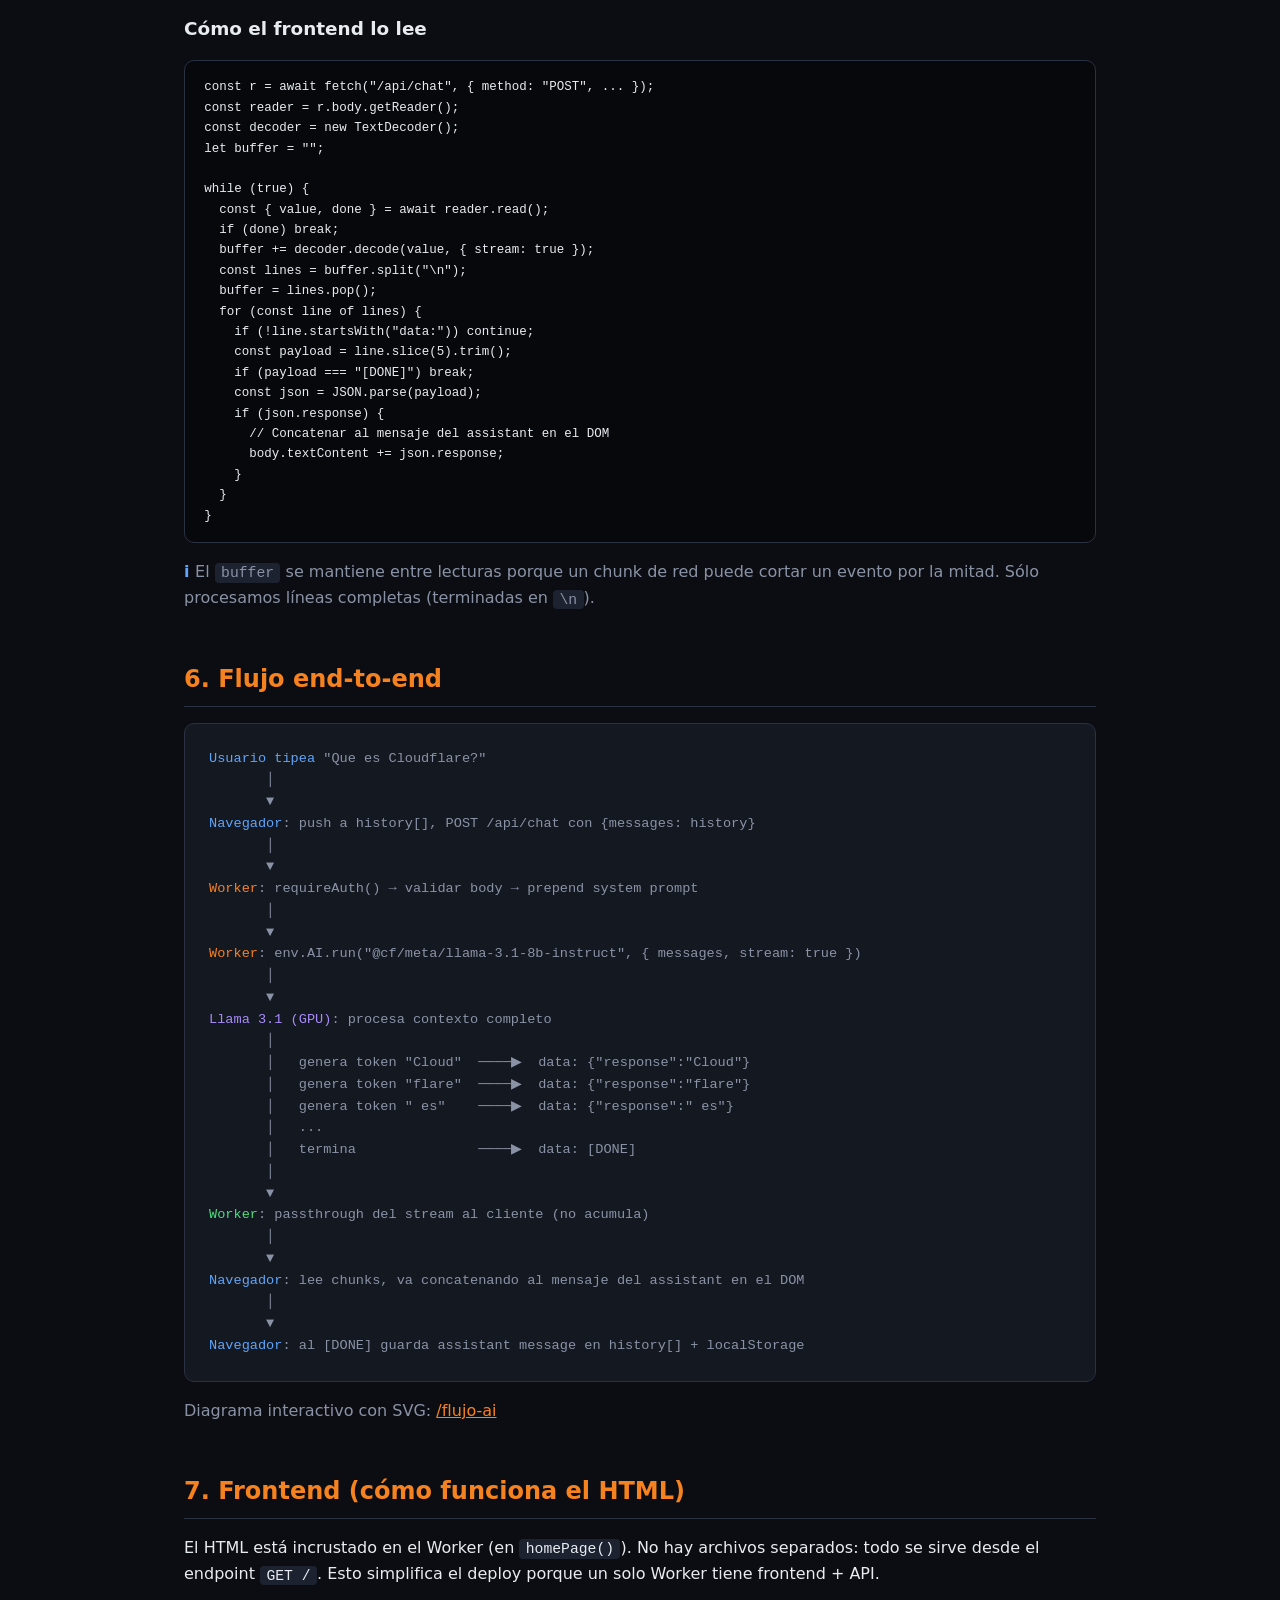
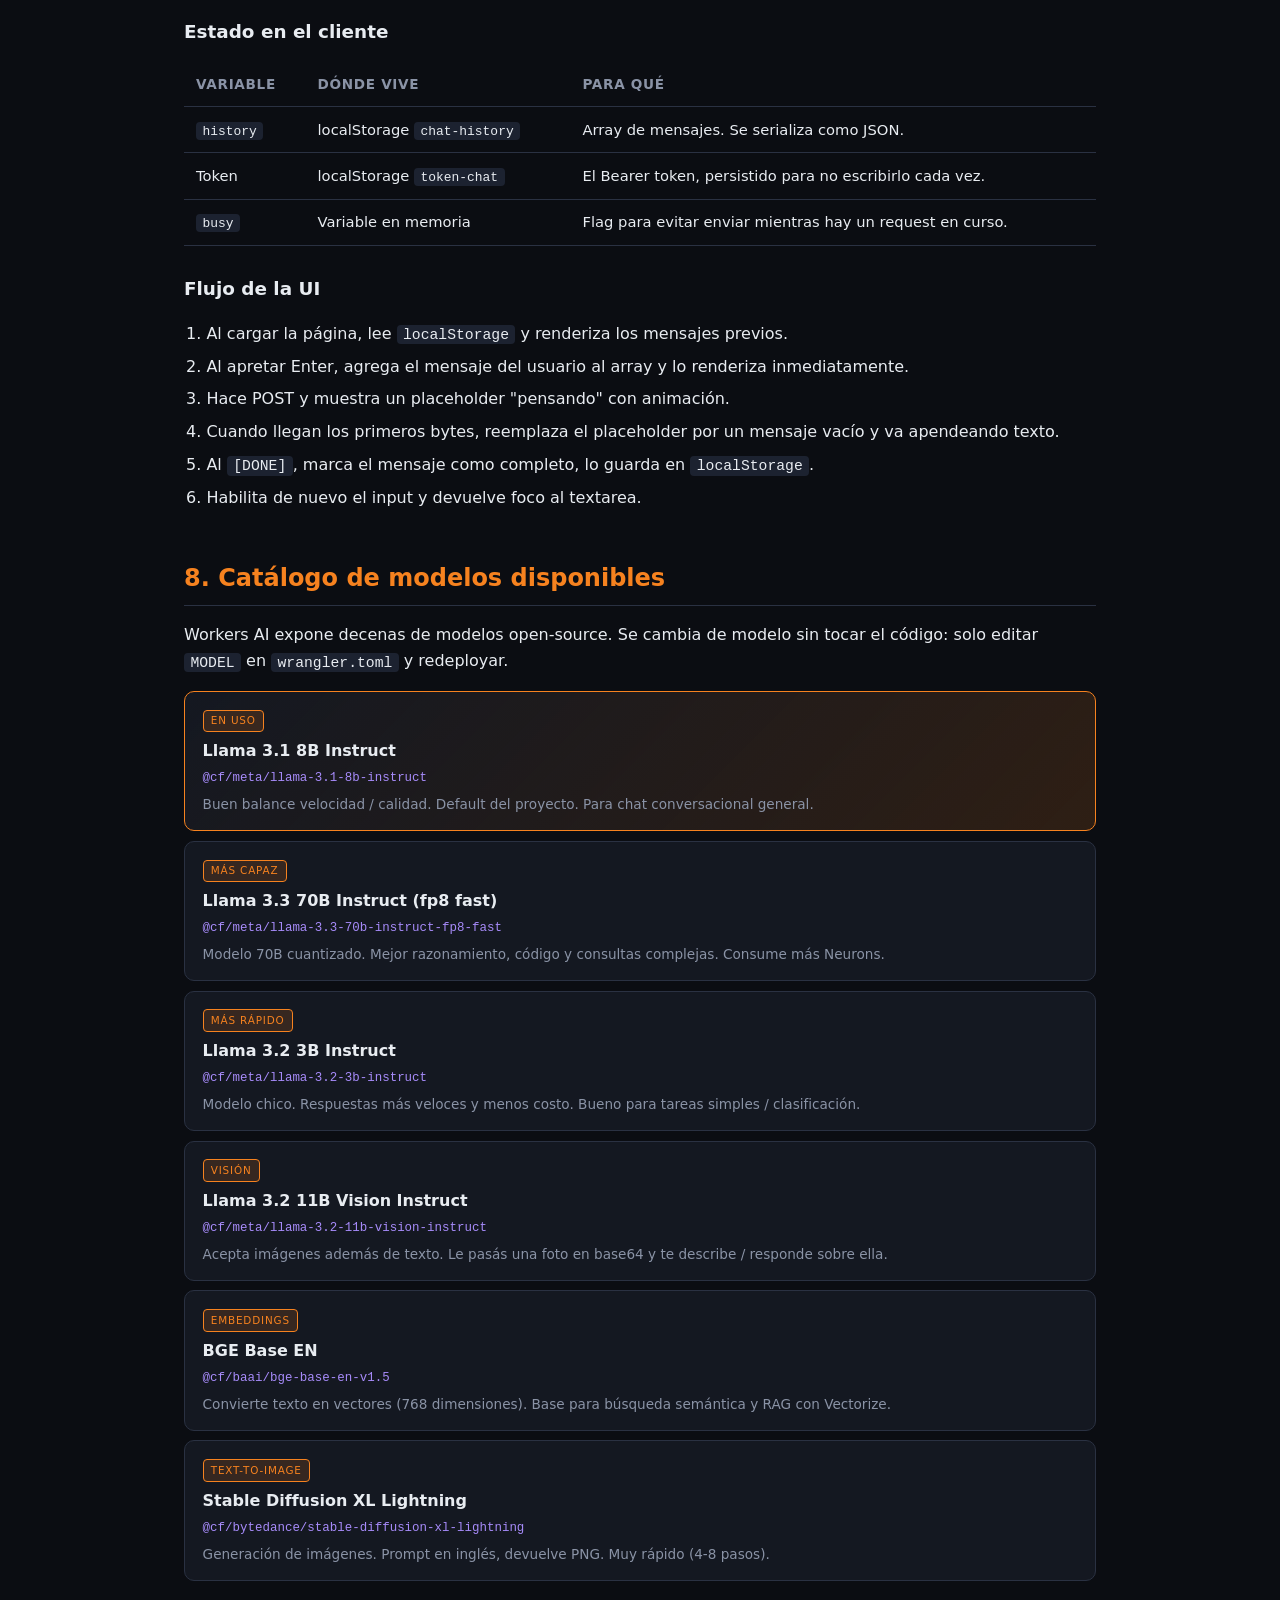
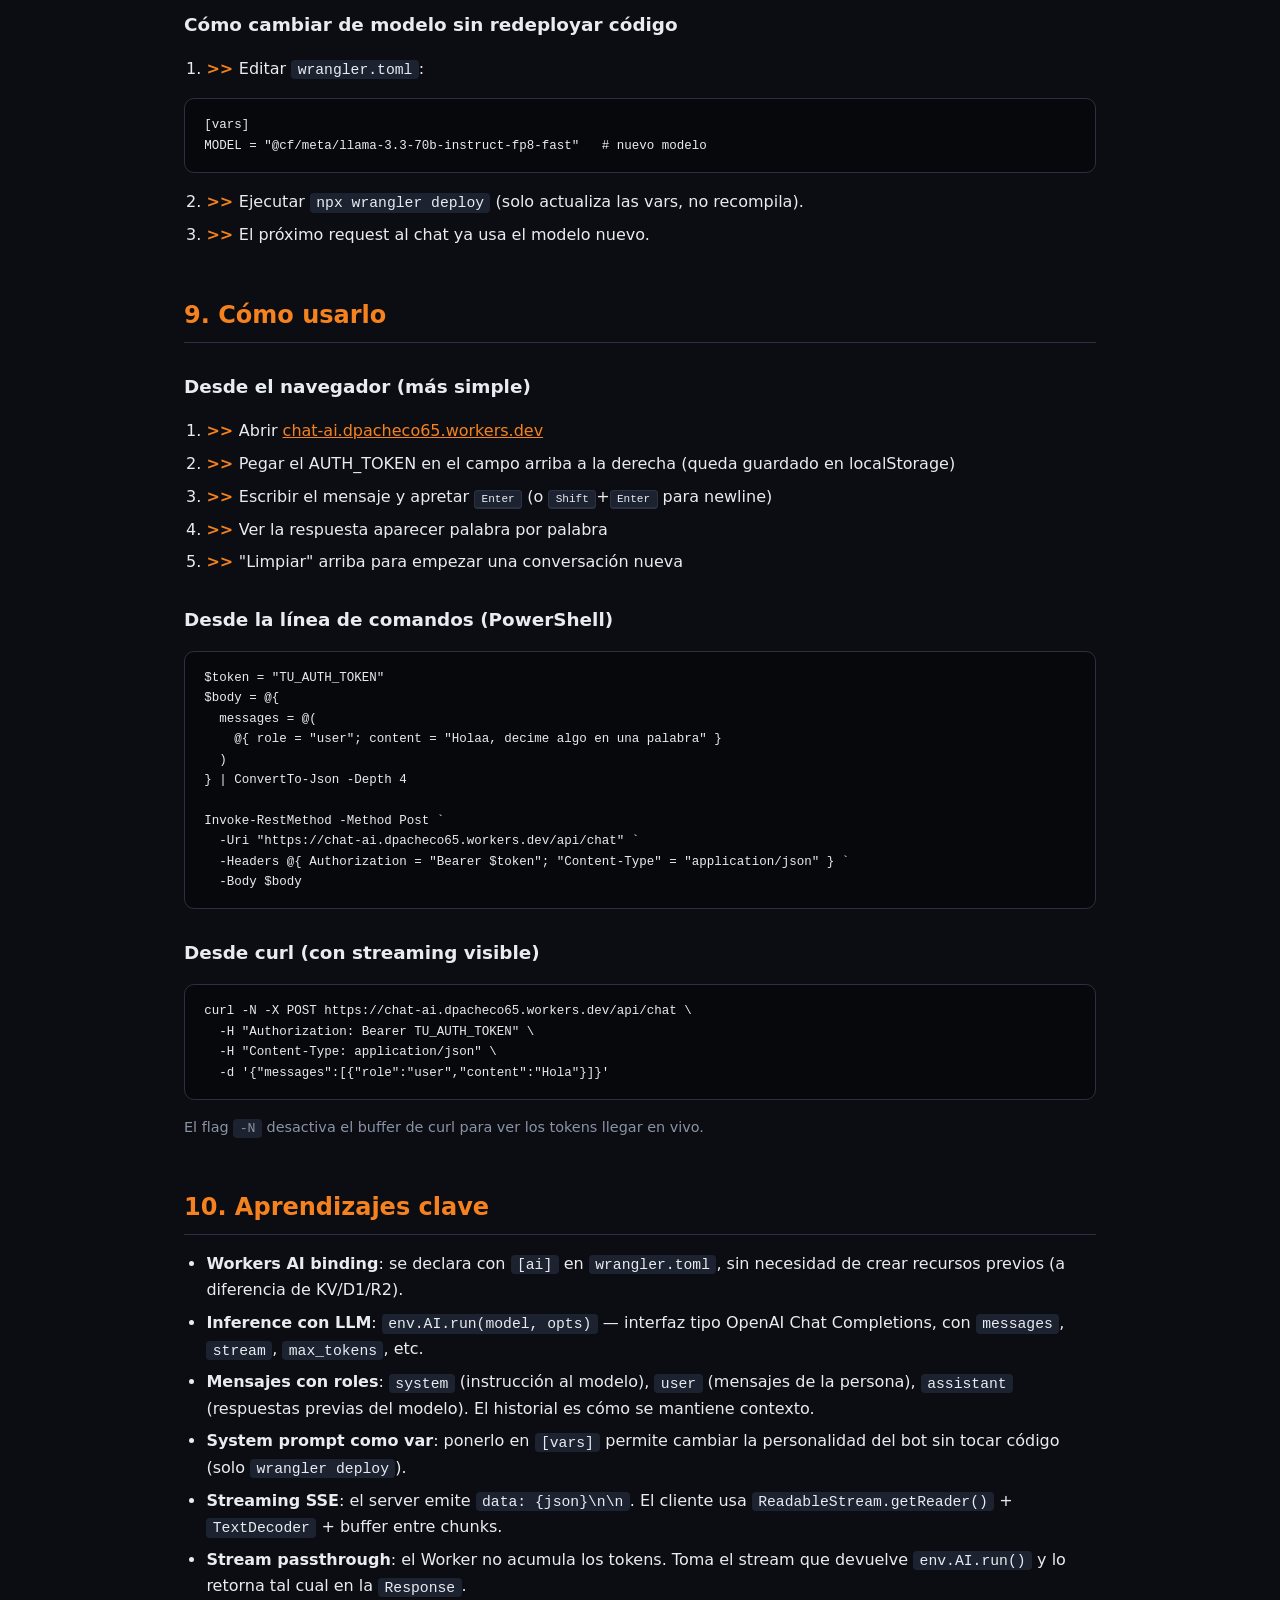
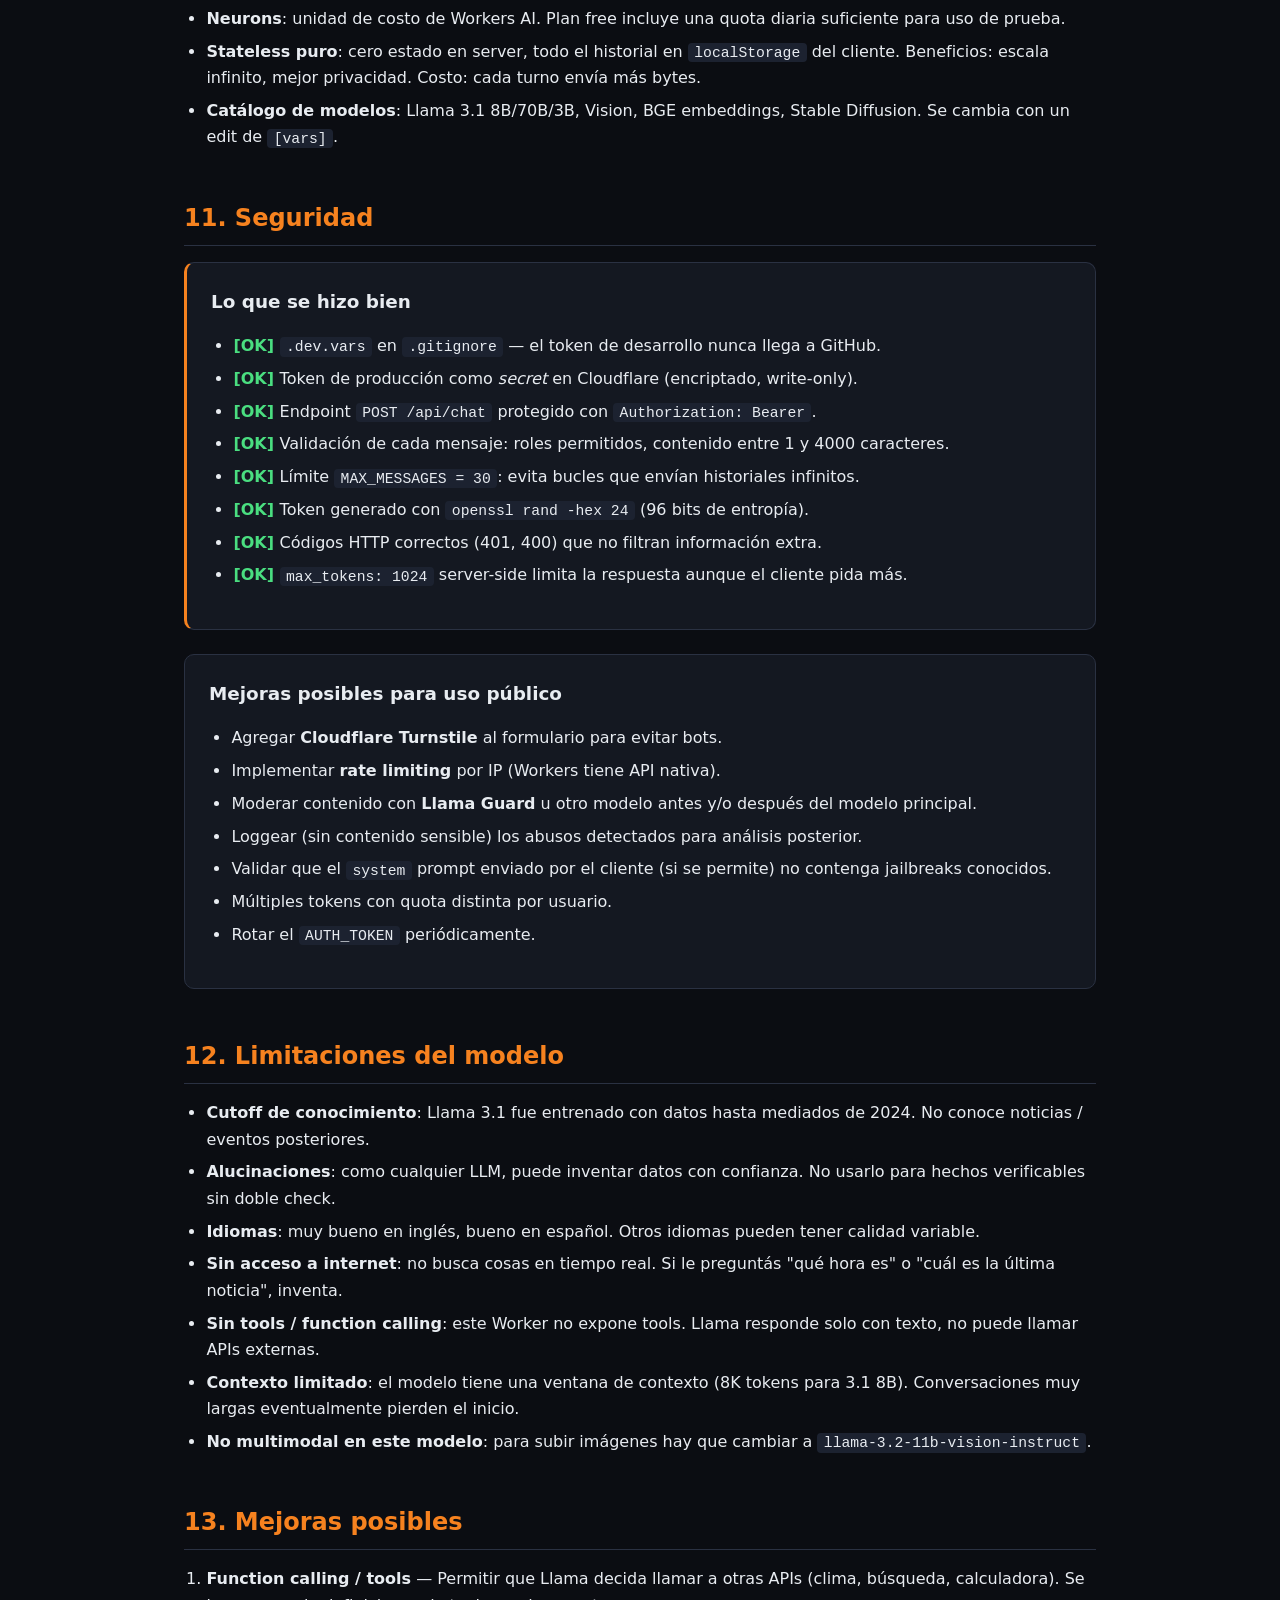
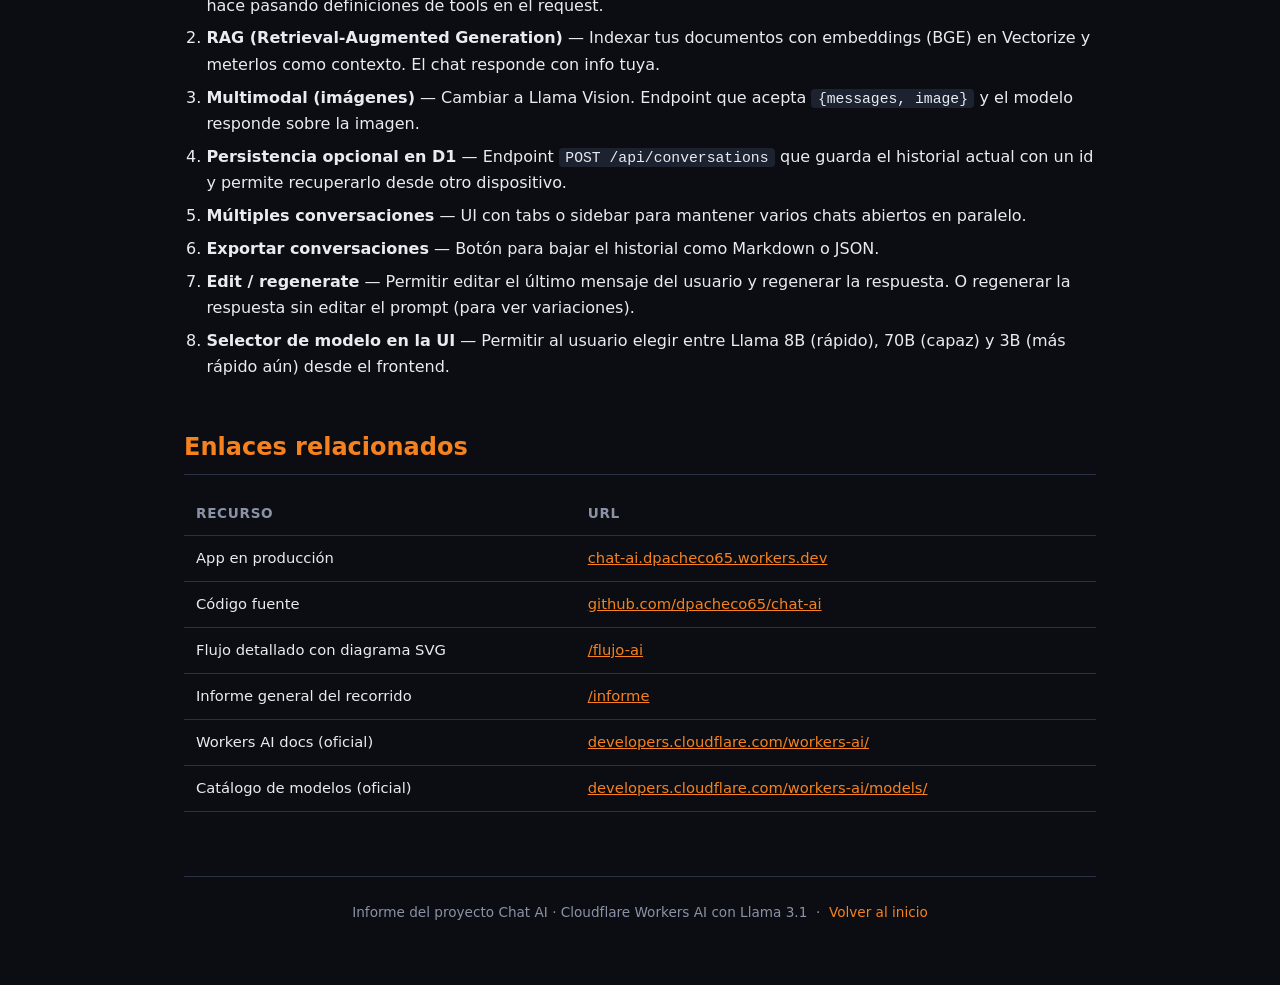
<file: informe-ai.html>
<!DOCTYPE html>
<html lang="es">
<head>
<meta charset="UTF-8" />
<meta name="viewport" content="width=device-width, initial-scale=1" />
<title>Informe — Chat AI con Cloudflare Workers AI</title>
<style>
  :root {
    --bg: #0b0d12;
    --surface: #141821;
    --surface-2: #1c2230;
    --text: #e8ecf1;
    --muted: #8a93a6;
    --accent: #f6821f;
    --accent-dim: rgba(246, 130, 31, 0.15);
    --border: #2a3142;
    --green: #4ade80;
    --red: #f87171;
    --blue: #60a5fa;
    --purple: #a78bfa;
    --purple-dim: rgba(167, 139, 250, 0.15);
    --radius: 10px;
  }
  * { box-sizing: border-box; }
  body {
    margin: 0;
    background: var(--bg);
    color: var(--text);
    font-family: system-ui, -apple-system, "Segoe UI", Roboto, sans-serif;
    line-height: 1.65;
  }
  .container { max-width: 960px; margin: 0 auto; padding: 2rem 1.5rem; }
  header {
    border-bottom: 1px solid var(--border);
    padding-bottom: 2rem;
    margin-bottom: 2rem;
  }
  .eyebrow {
    text-transform: uppercase;
    letter-spacing: 0.15em;
    font-size: 0.75rem;
    color: var(--purple);
    margin: 0 0 0.4rem;
  }
  h1 {
    font-size: clamp(1.8rem, 4vw, 2.5rem);
    margin: 0 0 0.5rem;
    letter-spacing: -0.02em;
  }
  h1 .accent { color: var(--accent); }
  h1 .purple { color: var(--purple); }
  h2 {
    font-size: 1.5rem;
    margin: 3rem 0 1rem;
    color: var(--accent);
    padding-bottom: 0.4rem;
    border-bottom: 1px solid var(--border);
  }
  h3 { font-size: 1.15rem; margin: 1.8rem 0 0.6rem; }
  p { margin: 0 0 1rem; }
  .lead { color: var(--muted); font-size: 1.05rem; max-width: 65ch; }

  .meta-grid {
    display: grid;
    grid-template-columns: repeat(auto-fit, minmax(200px, 1fr));
    gap: 0.75rem;
    margin-top: 1.5rem;
  }
  .meta-item {
    background: var(--surface);
    border: 1px solid var(--border);
    padding: 0.8rem 1rem;
    border-radius: var(--radius);
  }
  .meta-item .label {
    font-size: 0.7rem;
    color: var(--muted);
    text-transform: uppercase;
    letter-spacing: 0.1em;
    margin-bottom: 0.2rem;
  }
  .meta-item .value { font-weight: 600; word-break: break-word; }
  .meta-item .value code { font-size: 0.85em; }

  .card {
    background: var(--surface);
    border: 1px solid var(--border);
    border-radius: var(--radius);
    padding: 1.5rem;
    margin-bottom: 1.5rem;
  }
  .card.purple { border-left: 3px solid var(--purple); }
  .card.warn { border-left: 3px solid var(--accent); }
  .card.green { border-left: 3px solid var(--green); }
  .card.blue { border-left: 3px solid var(--blue); }

  table {
    width: 100%;
    border-collapse: collapse;
    margin: 1rem 0;
    font-size: 0.92rem;
  }
  th, td {
    text-align: left;
    padding: 0.65rem 0.75rem;
    border-bottom: 1px solid var(--border);
    vertical-align: top;
  }
  th { color: var(--muted); font-weight: 600; font-size: 0.85rem; text-transform: uppercase; letter-spacing: 0.05em; }
  td code { font-size: 0.88em; }

  code {
    background: var(--surface-2);
    padding: 0.1rem 0.4rem;
    border-radius: 4px;
    font-size: 0.92em;
    font-family: "Consolas", "Monaco", monospace;
  }
  pre {
    background: #06080c;
    border: 1px solid var(--border);
    border-radius: var(--radius);
    padding: 1rem 1.2rem;
    overflow-x: auto;
    font-size: 0.85rem;
    line-height: 1.5;
    margin: 1rem 0;
  }
  pre code { background: transparent; padding: 0; }

  ul, ol { padding-left: 1.4rem; }
  li { margin-bottom: 0.4rem; }
  li strong { color: var(--text); }

  .badge {
    display: inline-block;
    background: var(--accent-dim);
    color: var(--accent);
    border: 1px solid var(--accent);
    padding: 0.15rem 0.6rem;
    border-radius: 999px;
    font-size: 0.75rem;
    font-weight: 600;
    margin-right: 0.4rem;
  }
  .badge.green { background: rgba(74, 222, 128, 0.12); color: var(--green); border-color: var(--green); }
  .badge.blue { background: rgba(96, 165, 250, 0.12); color: var(--blue); border-color: var(--blue); }
  .badge.purple { background: var(--purple-dim); color: var(--purple); border-color: var(--purple); }
  .badge.muted { background: var(--surface-2); color: var(--muted); border-color: var(--border); }

  a { color: var(--accent); }
  a:hover { text-decoration: underline; }

  .diagram {
    background: var(--surface);
    border: 1px solid var(--border);
    border-radius: var(--radius);
    padding: 1.5rem;
    margin: 1rem 0;
    font-family: "Consolas", "Monaco", monospace;
    font-size: 0.85rem;
    line-height: 1.6;
    white-space: pre;
    color: var(--muted);
    overflow-x: auto;
  }
  .diagram .hl-accent { color: var(--accent); }
  .diagram .hl-green { color: var(--green); }
  .diagram .hl-blue { color: var(--blue); }
  .diagram .hl-purple { color: var(--purple); }

  .toc {
    background: var(--surface);
    border: 1px solid var(--border);
    border-radius: var(--radius);
    padding: 1rem 1.4rem;
    margin-bottom: 2rem;
  }
  .toc ol { margin: 0.5rem 0 0; }
  .toc a { color: var(--text); }

  .kbd {
    background: var(--surface-2);
    border: 1px solid var(--border);
    border-bottom-width: 2px;
    padding: 0.1rem 0.4rem;
    border-radius: 4px;
    font-family: monospace;
    font-size: 0.85em;
  }

  .check::before { content: "[OK] "; color: var(--green); font-weight: 600; }
  .x::before { content: "[X] "; color: var(--red); font-weight: 600; }
  .step::before { content: ">> "; color: var(--accent); font-weight: 600; }
  .note::before { content: "i "; color: var(--blue); font-weight: 600; }

  .models {
    display: grid;
    grid-template-columns: 1fr;
    gap: 0.6rem;
    margin: 1rem 0;
  }
  .model {
    background: var(--surface);
    border: 1px solid var(--border);
    border-radius: var(--radius);
    padding: 0.9rem 1.1rem;
  }
  .model.active { border-color: var(--accent); background: linear-gradient(135deg, var(--surface), var(--accent-dim)); }
  .model .name { font-weight: 600; margin-bottom: 0.2rem; }
  .model .id { font-family: "Consolas", monospace; font-size: 0.78rem; color: var(--purple); word-break: break-all; margin-bottom: 0.3rem; }
  .model .desc { color: var(--muted); font-size: 0.85rem; margin: 0; }
  .model .tag {
    display: inline-block;
    font-size: 0.65rem;
    color: var(--accent);
    background: var(--accent-dim);
    border: 1px solid var(--accent);
    padding: 0.1rem 0.45rem;
    border-radius: 4px;
    text-transform: uppercase;
    letter-spacing: 0.08em;
    margin-bottom: 0.4rem;
  }

  footer {
    margin-top: 4rem;
    padding-top: 1.5rem;
    border-top: 1px solid var(--border);
    color: var(--muted);
    font-size: 0.85rem;
    text-align: center;
  }
  footer a { color: var(--accent); text-decoration: none; }
</style>
</head>
<body>
<div class="container">

<header>
  <p class="eyebrow">Informe de proyecto · Cuarto del recorrido</p>
  <h1>Chatbot con <span class="purple">Workers AI</span><br>+ Llama 3.1 en el edge</h1>
  <p class="lead">
    Documento ejecutivo del proyecto: arquitectura, decisiones, endpoints, streaming SSE,
    catálogo de modelos disponibles y cómo usarlo en el día a día.
    El cuarto y más complejo de los proyectos del recorrido.
  </p>
  <div class="meta-grid">
    <div class="meta-item">
      <div class="label">URL en producción</div>
      <div class="value"><a href="https://chat-ai.dpacheco65.workers.dev" target="_blank">chat-ai.dpacheco65.workers.dev</a></div>
    </div>
    <div class="meta-item">
      <div class="label">Repositorio</div>
      <div class="value"><a href="https://github.com/dpacheco65/chat-ai" target="_blank">github.com/dpacheco65/chat-ai</a></div>
    </div>
    <div class="meta-item">
      <div class="label">Modelo en uso</div>
      <div class="value"><code>llama-3.1-8b-instruct</code></div>
    </div>
    <div class="meta-item">
      <div class="label">Streaming</div>
      <div class="value">SSE token a token</div>
    </div>
  </div>
</header>

<nav class="toc">
  <strong>Contenido</strong>
  <ol>
    <li><a href="#resumen">Resumen ejecutivo</a></li>
    <li><a href="#stack">Stack técnico</a></li>
    <li><a href="#endpoints">Endpoints del Worker</a></li>
    <li><a href="#inferencia">Cómo se llama al modelo</a></li>
    <li><a href="#streaming">El streaming SSE en detalle</a></li>
    <li><a href="#flujo">Flujo end-to-end</a></li>
    <li><a href="#frontend">Frontend (cómo funciona)</a></li>
    <li><a href="#modelos">Catálogo de modelos disponibles</a></li>
    <li><a href="#usar">Cómo usarlo</a></li>
    <li><a href="#aprendizajes">Aprendizajes clave</a></li>
    <li><a href="#seguridad">Seguridad</a></li>
    <li><a href="#limitaciones">Limitaciones del modelo</a></li>
    <li><a href="#mejoras">Mejoras posibles</a></li>
  </ol>
</nav>

<!-- ============================================== -->
<h2 id="resumen">1. Resumen ejecutivo</h2>

<div class="card purple">
  <span class="badge green">Completado</span>
  <span class="badge purple">Workers AI</span>
  <span class="badge">Llama 3.1 8B</span>
  <span class="badge muted">SSE Streaming</span>
  <span class="badge muted">Stateless</span>

  <h3 style="margin-top:1rem">Qué se construyó</h3>
  <p style="color:var(--muted);margin:0">
    Un chatbot conversacional accesible vía web. El usuario escribe mensajes en una UI minimalista,
    el Worker los manda a Llama 3.1 con streaming activado, y los tokens generados por el modelo
    aparecen palabra por palabra en pantalla. El historial de la conversación se guarda en
    <code>localStorage</code> del navegador (el server no guarda nada).
  </p>
</div>

<h3>Métricas y características</h3>
<table>
  <tbody>
    <tr><th>Modelo default</th><td><code>@cf/meta/llama-3.1-8b-instruct</code></td></tr>
    <tr><th>Tamaño máx por mensaje</th><td>4000 caracteres</td></tr>
    <tr><th>Mensajes máx por turno</th><td>30 (anti-loop de cliente)</td></tr>
    <tr><th>Tokens máx por respuesta</th><td>1024</td></tr>
    <tr><th>Auth de escritura</th><td>Bearer token (secret en Cloudflare)</td></tr>
    <tr><th>Latencia primer token (TTFT)</th><td>~300-700 ms</td></tr>
    <tr><th>Throughput</th><td>~40-80 tokens/segundo</td></tr>
    <tr><th>Persistencia server</th><td>Cero. Todo en <code>localStorage</code></td></tr>
    <tr><th>Costo</th><td>Free tier de Workers AI (sin tarjeta)</td></tr>
  </tbody>
</table>

<!-- ============================================== -->
<h2 id="stack">2. Stack técnico</h2>

<table>
  <thead><tr><th>Capa</th><th>Tecnología</th><th>Rol</th></tr></thead>
  <tbody>
    <tr><td>Frontend</td><td>HTML + CSS + Vanilla JS</td><td>UI del chat, lectura del stream con <code>ReadableStream.getReader()</code></td></tr>
    <tr><td>Runtime</td><td>Cloudflare Workers</td><td>Recibe POST, valida, llama al modelo, devuelve el stream</td></tr>
    <tr><td>Modelo</td><td>Workers AI (Llama 3.1 8B Instruct)</td><td>Inferencia en GPU del edge</td></tr>
    <tr><td>Persistencia cliente</td><td>localStorage del navegador</td><td>Guarda historial entre recargas</td></tr>
    <tr><td>Persistencia server</td><td>Ninguna</td><td>Por diseño: stateless puro</td></tr>
    <tr><td>Auth</td><td>Bearer token simple</td><td>Token generado con <code>openssl rand -hex 24</code></td></tr>
    <tr><td>Transporte de respuesta</td><td>Server-Sent Events (SSE)</td><td><code>text/event-stream</code> con chunks JSON</td></tr>
  </tbody>
</table>

<h3>Configuración (wrangler.toml)</h3>
<pre><code>name = "chat-ai"
main = "src/index.js"
compatibility_date = "2025-05-01"

[ai]
binding = "AI"                  # Workers AI binding (sin recursos previos)

[vars]
MODEL = "@cf/meta/llama-3.1-8b-instruct"
SYSTEM_PROMPT = "Sos un asistente conciso y util en espanol rioplatense..."

# AUTH_TOKEN se setea con: npx wrangler secret put AUTH_TOKEN</code></pre>

<!-- ============================================== -->
<h2 id="endpoints">3. Endpoints del Worker</h2>

<table>
  <thead><tr><th>Método</th><th>Path</th><th>Descripción</th><th>Auth</th><th>Tipo de respuesta</th></tr></thead>
  <tbody>
    <tr>
      <td><code>GET</code></td>
      <td><code>/</code></td>
      <td>Sirve el frontend HTML (chat UI)</td>
      <td>—</td>
      <td><code>text/html</code></td>
    </tr>
    <tr>
      <td><code>POST</code></td>
      <td><code>/api/chat</code></td>
      <td>Recibe <code>{messages:[{role, content},...]}</code>, devuelve stream del modelo</td>
      <td><code>Bearer</code></td>
      <td><code>text/event-stream</code></td>
    </tr>
  </tbody>
</table>

<h3>Códigos de respuesta</h3>
<table>
  <thead><tr><th>Status</th><th>Cuándo</th><th>Body</th></tr></thead>
  <tbody>
    <tr><td><code>200</code></td><td>Inferencia exitosa</td><td>Stream SSE con tokens</td></tr>
    <tr><td><code>400</code></td><td>JSON inválido, mensajes vacíos, roles incorrectos, contenido muy largo</td><td><code>{error, hint?}</code></td></tr>
    <tr><td><code>401</code></td><td>Token ausente o incorrecto</td><td><code>{error: "unauthorized"}</code></td></tr>
    <tr><td><code>404</code></td><td>Path no reconocido</td><td><code>{error: "not_found", path}</code></td></tr>
    <tr><td><code>405</code></td><td>Método no permitido en <code>/api/chat</code></td><td><code>{error: "method_not_allowed"}</code></td></tr>
  </tbody>
</table>

<!-- ============================================== -->
<h2 id="inferencia">4. Cómo se llama al modelo</h2>

<p>
  Workers AI expone los modelos a través del binding <code>env.AI</code>. No hay que importar SDKs,
  no hay que manejar API keys, no hay que crear recursos previos: solo declarar el binding y usarlo.
</p>

<pre><code>const stream = await env.AI.run(
  "@cf/meta/llama-3.1-8b-instruct",
  {
    messages: [
      { role: "system", content: env.SYSTEM_PROMPT },
      { role: "user",   content: "Que es Cloudflare Workers?" }
    ],
    stream: true,
    max_tokens: 1024,
  }
);

return new Response(stream, {
  headers: {
    "content-type": "text/event-stream",
    "cache-control": "no-cache",
  }
});</code></pre>

<h3>Parámetros importantes</h3>
<table>
  <tbody>
    <tr><th><code>messages</code></th><td>Array con la conversación. Cada mensaje tiene <code>role</code> (<code>system</code> / <code>user</code> / <code>assistant</code>) y <code>content</code>.</td></tr>
    <tr><th><code>stream</code></th><td><code>true</code> = devuelve un <code>ReadableStream</code> en formato SSE. <code>false</code> = devuelve el objeto JSON completo cuando termina.</td></tr>
    <tr><th><code>max_tokens</code></th><td>Límite duro de tokens en la respuesta. Llama corta cuando alcanza esto.</td></tr>
    <tr><th><code>temperature</code></th><td>(Opcional) 0.0 = determinístico, 1.0 = creativo. Default ~0.7.</td></tr>
  </tbody>
</table>

<!-- ============================================== -->
<h2 id="streaming">5. El streaming SSE en detalle</h2>

<p>
  Cuando <code>stream: true</code>, Workers AI devuelve un stream que sigue el formato
  Server-Sent Events. Cada evento es una línea que empieza con <code>data:</code> seguida
  de un JSON, terminada en doble newline.
</p>

<h3>Lo que viaja por el cable</h3>
<pre><code>data: {"response": "Cloud"}

data: {"response": "flare"}

data: {"response": " Workers"}

data: {"response": " es"}

  ... más tokens ...

data: {"usage": {"prompt_tokens": 85, "completion_tokens": 42}}

data: [DONE]</code></pre>

<h3>Cómo el frontend lo lee</h3>
<pre><code>const r = await fetch("/api/chat", { method: "POST", ... });
const reader = r.body.getReader();
const decoder = new TextDecoder();
let buffer = "";

while (true) {
  const { value, done } = await reader.read();
  if (done) break;
  buffer += decoder.decode(value, { stream: true });
  const lines = buffer.split("\n");
  buffer = lines.pop();
  for (const line of lines) {
    if (!line.startsWith("data:")) continue;
    const payload = line.slice(5).trim();
    if (payload === "[DONE]") break;
    const json = JSON.parse(payload);
    if (json.response) {
      // Concatenar al mensaje del assistant en el DOM
      body.textContent += json.response;
    }
  }
}</code></pre>

<p class="note" style="color:var(--muted)">
  El <code>buffer</code> se mantiene entre lecturas porque un chunk de red puede cortar
  un evento por la mitad. Sólo procesamos líneas completas (terminadas en <code>\n</code>).
</p>

<!-- ============================================== -->
<h2 id="flujo">6. Flujo end-to-end</h2>

<div class="diagram"><span class="hl-blue">Usuario tipea</span> "Que es Cloudflare?"
       │
       ▼
<span class="hl-blue">Navegador</span>: push a history[], POST /api/chat con {messages: history}
       │
       ▼
<span class="hl-accent">Worker</span>: requireAuth() → validar body → prepend system prompt
       │
       ▼
<span class="hl-accent">Worker</span>: env.AI.run("@cf/meta/llama-3.1-8b-instruct", { messages, stream: true })
       │
       ▼
<span class="hl-purple">Llama 3.1 (GPU)</span>: procesa contexto completo
       │
       │   genera token "Cloud"  ────▶  data: {"response":"Cloud"}
       │   genera token "flare"  ────▶  data: {"response":"flare"}
       │   genera token " es"    ────▶  data: {"response":" es"}
       │   ...
       │   termina               ────▶  data: [DONE]
       │
       ▼
<span class="hl-green">Worker</span>: passthrough del stream al cliente (no acumula)
       │
       ▼
<span class="hl-blue">Navegador</span>: lee chunks, va concatenando al mensaje del assistant en el DOM
       │
       ▼
<span class="hl-blue">Navegador</span>: al [DONE] guarda assistant message en history[] + localStorage</div>

<p style="color:var(--muted)">
  Diagrama interactivo con SVG: <a href="/flujo-ai">/flujo-ai</a>
</p>

<!-- ============================================== -->
<h2 id="frontend">7. Frontend (cómo funciona el HTML)</h2>

<p>
  El HTML está incrustado en el Worker (en <code>homePage()</code>). No hay archivos separados:
  todo se sirve desde el endpoint <code>GET /</code>. Esto simplifica el deploy porque
  un solo Worker tiene frontend + API.
</p>

<h3>Estado en el cliente</h3>
<table>
  <thead><tr><th>Variable</th><th>Dónde vive</th><th>Para qué</th></tr></thead>
  <tbody>
    <tr><td><code>history</code></td><td>localStorage <code>chat-history</code></td><td>Array de mensajes. Se serializa como JSON.</td></tr>
    <tr><td>Token</td><td>localStorage <code>token-chat</code></td><td>El Bearer token, persistido para no escribirlo cada vez.</td></tr>
    <tr><td><code>busy</code></td><td>Variable en memoria</td><td>Flag para evitar enviar mientras hay un request en curso.</td></tr>
  </tbody>
</table>

<h3>Flujo de la UI</h3>
<ol>
  <li>Al cargar la página, lee <code>localStorage</code> y renderiza los mensajes previos.</li>
  <li>Al apretar Enter, agrega el mensaje del usuario al array y lo renderiza inmediatamente.</li>
  <li>Hace POST y muestra un placeholder "pensando" con animación.</li>
  <li>Cuando llegan los primeros bytes, reemplaza el placeholder por un mensaje vacío y va apendeando texto.</li>
  <li>Al <code>[DONE]</code>, marca el mensaje como completo, lo guarda en <code>localStorage</code>.</li>
  <li>Habilita de nuevo el input y devuelve foco al textarea.</li>
</ol>

<!-- ============================================== -->
<h2 id="modelos">8. Catálogo de modelos disponibles</h2>

<p>
  Workers AI expone decenas de modelos open-source. Se cambia de modelo
  sin tocar el código: solo editar <code>MODEL</code> en <code>wrangler.toml</code> y redeployar.
</p>

<div class="models">
  <div class="model active">
    <span class="tag">En uso</span>
    <div class="name">Llama 3.1 8B Instruct</div>
    <div class="id">@cf/meta/llama-3.1-8b-instruct</div>
    <p class="desc">Buen balance velocidad / calidad. Default del proyecto. Para chat conversacional general.</p>
  </div>

  <div class="model">
    <span class="tag">Más capaz</span>
    <div class="name">Llama 3.3 70B Instruct (fp8 fast)</div>
    <div class="id">@cf/meta/llama-3.3-70b-instruct-fp8-fast</div>
    <p class="desc">Modelo 70B cuantizado. Mejor razonamiento, código y consultas complejas. Consume más Neurons.</p>
  </div>

  <div class="model">
    <span class="tag">Más rápido</span>
    <div class="name">Llama 3.2 3B Instruct</div>
    <div class="id">@cf/meta/llama-3.2-3b-instruct</div>
    <p class="desc">Modelo chico. Respuestas más veloces y menos costo. Bueno para tareas simples / clasificación.</p>
  </div>

  <div class="model">
    <span class="tag">Visión</span>
    <div class="name">Llama 3.2 11B Vision Instruct</div>
    <div class="id">@cf/meta/llama-3.2-11b-vision-instruct</div>
    <p class="desc">Acepta imágenes además de texto. Le pasás una foto en base64 y te describe / responde sobre ella.</p>
  </div>

  <div class="model">
    <span class="tag">Embeddings</span>
    <div class="name">BGE Base EN</div>
    <div class="id">@cf/baai/bge-base-en-v1.5</div>
    <p class="desc">Convierte texto en vectores (768 dimensiones). Base para búsqueda semántica y RAG con Vectorize.</p>
  </div>

  <div class="model">
    <span class="tag">Text-to-image</span>
    <div class="name">Stable Diffusion XL Lightning</div>
    <div class="id">@cf/bytedance/stable-diffusion-xl-lightning</div>
    <p class="desc">Generación de imágenes. Prompt en inglés, devuelve PNG. Muy rápido (4-8 pasos).</p>
  </div>
</div>

<h3>Cómo cambiar de modelo sin redeployar código</h3>
<ol>
  <li class="step">Editar <code>wrangler.toml</code>:</li>
</ol>
<pre><code>[vars]
MODEL = "@cf/meta/llama-3.3-70b-instruct-fp8-fast"   # nuevo modelo</code></pre>
<ol start="2">
  <li class="step">Ejecutar <code>npx wrangler deploy</code> (solo actualiza las vars, no recompila).</li>
  <li class="step">El próximo request al chat ya usa el modelo nuevo.</li>
</ol>

<!-- ============================================== -->
<h2 id="usar">9. Cómo usarlo</h2>

<h3>Desde el navegador (más simple)</h3>
<ol>
  <li class="step">Abrir <a href="https://chat-ai.dpacheco65.workers.dev" target="_blank">chat-ai.dpacheco65.workers.dev</a></li>
  <li class="step">Pegar el AUTH_TOKEN en el campo arriba a la derecha (queda guardado en localStorage)</li>
  <li class="step">Escribir el mensaje y apretar <span class="kbd">Enter</span> (o <span class="kbd">Shift</span>+<span class="kbd">Enter</span> para newline)</li>
  <li class="step">Ver la respuesta aparecer palabra por palabra</li>
  <li class="step">"Limpiar" arriba para empezar una conversación nueva</li>
</ol>

<h3>Desde la línea de comandos (PowerShell)</h3>
<pre><code>$token = "TU_AUTH_TOKEN"
$body = @{
  messages = @(
    @{ role = "user"; content = "Holaa, decime algo en una palabra" }
  )
} | ConvertTo-Json -Depth 4

Invoke-RestMethod -Method Post `
  -Uri "https://chat-ai.dpacheco65.workers.dev/api/chat" `
  -Headers @{ Authorization = "Bearer $token"; "Content-Type" = "application/json" } `
  -Body $body</code></pre>

<h3>Desde curl (con streaming visible)</h3>
<pre><code>curl -N -X POST https://chat-ai.dpacheco65.workers.dev/api/chat \
  -H "Authorization: Bearer TU_AUTH_TOKEN" \
  -H "Content-Type: application/json" \
  -d '{"messages":[{"role":"user","content":"Hola"}]}'</code></pre>

<p style="color:var(--muted);font-size:0.9rem">
  El flag <code>-N</code> desactiva el buffer de curl para ver los tokens llegar en vivo.
</p>

<!-- ============================================== -->
<h2 id="aprendizajes">10. Aprendizajes clave</h2>

<ul>
  <li><strong>Workers AI binding</strong>: se declara con <code>[ai]</code> en <code>wrangler.toml</code>, sin necesidad de crear recursos previos (a diferencia de KV/D1/R2).</li>
  <li><strong>Inference con LLM</strong>: <code>env.AI.run(model, opts)</code> — interfaz tipo OpenAI Chat Completions, con <code>messages</code>, <code>stream</code>, <code>max_tokens</code>, etc.</li>
  <li><strong>Mensajes con roles</strong>: <code>system</code> (instrucción al modelo), <code>user</code> (mensajes de la persona), <code>assistant</code> (respuestas previas del modelo). El historial es cómo se mantiene contexto.</li>
  <li><strong>System prompt como var</strong>: ponerlo en <code>[vars]</code> permite cambiar la personalidad del bot sin tocar código (solo <code>wrangler deploy</code>).</li>
  <li><strong>Streaming SSE</strong>: el server emite <code>data: {json}\n\n</code>. El cliente usa <code>ReadableStream.getReader()</code> + <code>TextDecoder</code> + buffer entre chunks.</li>
  <li><strong>Stream passthrough</strong>: el Worker no acumula los tokens. Toma el stream que devuelve <code>env.AI.run()</code> y lo retorna tal cual en la <code>Response</code>.</li>
  <li><strong>Neurons</strong>: unidad de costo de Workers AI. Plan free incluye una quota diaria suficiente para uso de prueba.</li>
  <li><strong>Stateless puro</strong>: cero estado en server, todo el historial en <code>localStorage</code> del cliente. Beneficios: escala infinito, mejor privacidad. Costo: cada turno envía más bytes.</li>
  <li><strong>Catálogo de modelos</strong>: Llama 3.1 8B/70B/3B, Vision, BGE embeddings, Stable Diffusion. Se cambia con un edit de <code>[vars]</code>.</li>
</ul>

<!-- ============================================== -->
<h2 id="seguridad">11. Seguridad</h2>

<div class="card warn">
  <h3 style="margin-top:0">Lo que se hizo bien</h3>
  <ul>
    <li class="check"><code>.dev.vars</code> en <code>.gitignore</code> — el token de desarrollo nunca llega a GitHub.</li>
    <li class="check">Token de producción como <em>secret</em> en Cloudflare (encriptado, write-only).</li>
    <li class="check">Endpoint <code>POST /api/chat</code> protegido con <code>Authorization: Bearer</code>.</li>
    <li class="check">Validación de cada mensaje: roles permitidos, contenido entre 1 y 4000 caracteres.</li>
    <li class="check">Límite <code>MAX_MESSAGES = 30</code>: evita bucles que envían historiales infinitos.</li>
    <li class="check">Token generado con <code>openssl rand -hex 24</code> (96 bits de entropía).</li>
    <li class="check">Códigos HTTP correctos (401, 400) que no filtran información extra.</li>
    <li class="check"><code>max_tokens: 1024</code> server-side limita la respuesta aunque el cliente pida más.</li>
  </ul>
</div>

<div class="card">
  <h3 style="margin-top:0">Mejoras posibles para uso público</h3>
  <ul>
    <li>Agregar <strong>Cloudflare Turnstile</strong> al formulario para evitar bots.</li>
    <li>Implementar <strong>rate limiting</strong> por IP (Workers tiene API nativa).</li>
    <li>Moderar contenido con <strong>Llama Guard</strong> u otro modelo antes y/o después del modelo principal.</li>
    <li>Loggear (sin contenido sensible) los abusos detectados para análisis posterior.</li>
    <li>Validar que el <code>system</code> prompt enviado por el cliente (si se permite) no contenga jailbreaks conocidos.</li>
    <li>Múltiples tokens con quota distinta por usuario.</li>
    <li>Rotar el <code>AUTH_TOKEN</code> periódicamente.</li>
  </ul>
</div>

<!-- ============================================== -->
<h2 id="limitaciones">12. Limitaciones del modelo</h2>

<ul>
  <li><strong>Cutoff de conocimiento</strong>: Llama 3.1 fue entrenado con datos hasta mediados de 2024. No conoce noticias / eventos posteriores.</li>
  <li><strong>Alucinaciones</strong>: como cualquier LLM, puede inventar datos con confianza. No usarlo para hechos verificables sin doble check.</li>
  <li><strong>Idiomas</strong>: muy bueno en inglés, bueno en español. Otros idiomas pueden tener calidad variable.</li>
  <li><strong>Sin acceso a internet</strong>: no busca cosas en tiempo real. Si le preguntás "qué hora es" o "cuál es la última noticia", inventa.</li>
  <li><strong>Sin tools / function calling</strong>: este Worker no expone tools. Llama responde solo con texto, no puede llamar APIs externas.</li>
  <li><strong>Contexto limitado</strong>: el modelo tiene una ventana de contexto (8K tokens para 3.1 8B). Conversaciones muy largas eventualmente pierden el inicio.</li>
  <li><strong>No multimodal en este modelo</strong>: para subir imágenes hay que cambiar a <code>llama-3.2-11b-vision-instruct</code>.</li>
</ul>

<!-- ============================================== -->
<h2 id="mejoras">13. Mejoras posibles</h2>

<ol>
  <li>
    <strong>Function calling / tools</strong> — Permitir que Llama decida llamar a otras APIs (clima, búsqueda, calculadora). Se hace pasando definiciones de tools en el request.
  </li>
  <li>
    <strong>RAG (Retrieval-Augmented Generation)</strong> — Indexar tus documentos con embeddings (BGE) en Vectorize y meterlos como contexto. El chat responde con info tuya.
  </li>
  <li>
    <strong>Multimodal (imágenes)</strong> — Cambiar a Llama Vision. Endpoint que acepta <code>{messages, image}</code> y el modelo responde sobre la imagen.
  </li>
  <li>
    <strong>Persistencia opcional en D1</strong> — Endpoint <code>POST /api/conversations</code> que guarda el historial actual con un id y permite recuperarlo desde otro dispositivo.
  </li>
  <li>
    <strong>Múltiples conversaciones</strong> — UI con tabs o sidebar para mantener varios chats abiertos en paralelo.
  </li>
  <li>
    <strong>Exportar conversaciones</strong> — Botón para bajar el historial como Markdown o JSON.
  </li>
  <li>
    <strong>Edit / regenerate</strong> — Permitir editar el último mensaje del usuario y regenerar la respuesta. O regenerar la respuesta sin editar el prompt (para ver variaciones).
  </li>
  <li>
    <strong>Selector de modelo en la UI</strong> — Permitir al usuario elegir entre Llama 8B (rápido), 70B (capaz) y 3B (más rápido aún) desde el frontend.
  </li>
</ol>

<!-- ============================================== -->
<h2>Enlaces relacionados</h2>

<table>
  <thead><tr><th>Recurso</th><th>URL</th></tr></thead>
  <tbody>
    <tr><td>App en producción</td><td><a href="https://chat-ai.dpacheco65.workers.dev" target="_blank">chat-ai.dpacheco65.workers.dev</a></td></tr>
    <tr><td>Código fuente</td><td><a href="https://github.com/dpacheco65/chat-ai" target="_blank">github.com/dpacheco65/chat-ai</a></td></tr>
    <tr><td>Flujo detallado con diagrama SVG</td><td><a href="/flujo-ai">/flujo-ai</a></td></tr>
    <tr><td>Informe general del recorrido</td><td><a href="/informe">/informe</a></td></tr>
    <tr><td>Workers AI docs (oficial)</td><td><a href="https://developers.cloudflare.com/workers-ai/" target="_blank">developers.cloudflare.com/workers-ai/</a></td></tr>
    <tr><td>Catálogo de modelos (oficial)</td><td><a href="https://developers.cloudflare.com/workers-ai/models/" target="_blank">developers.cloudflare.com/workers-ai/models/</a></td></tr>
  </tbody>
</table>

<footer>
  Informe del proyecto Chat AI · Cloudflare Workers AI con Llama 3.1
  &nbsp;·&nbsp; <a href="/">Volver al inicio</a>
</footer>

</div>
</body>
</html>
</file>
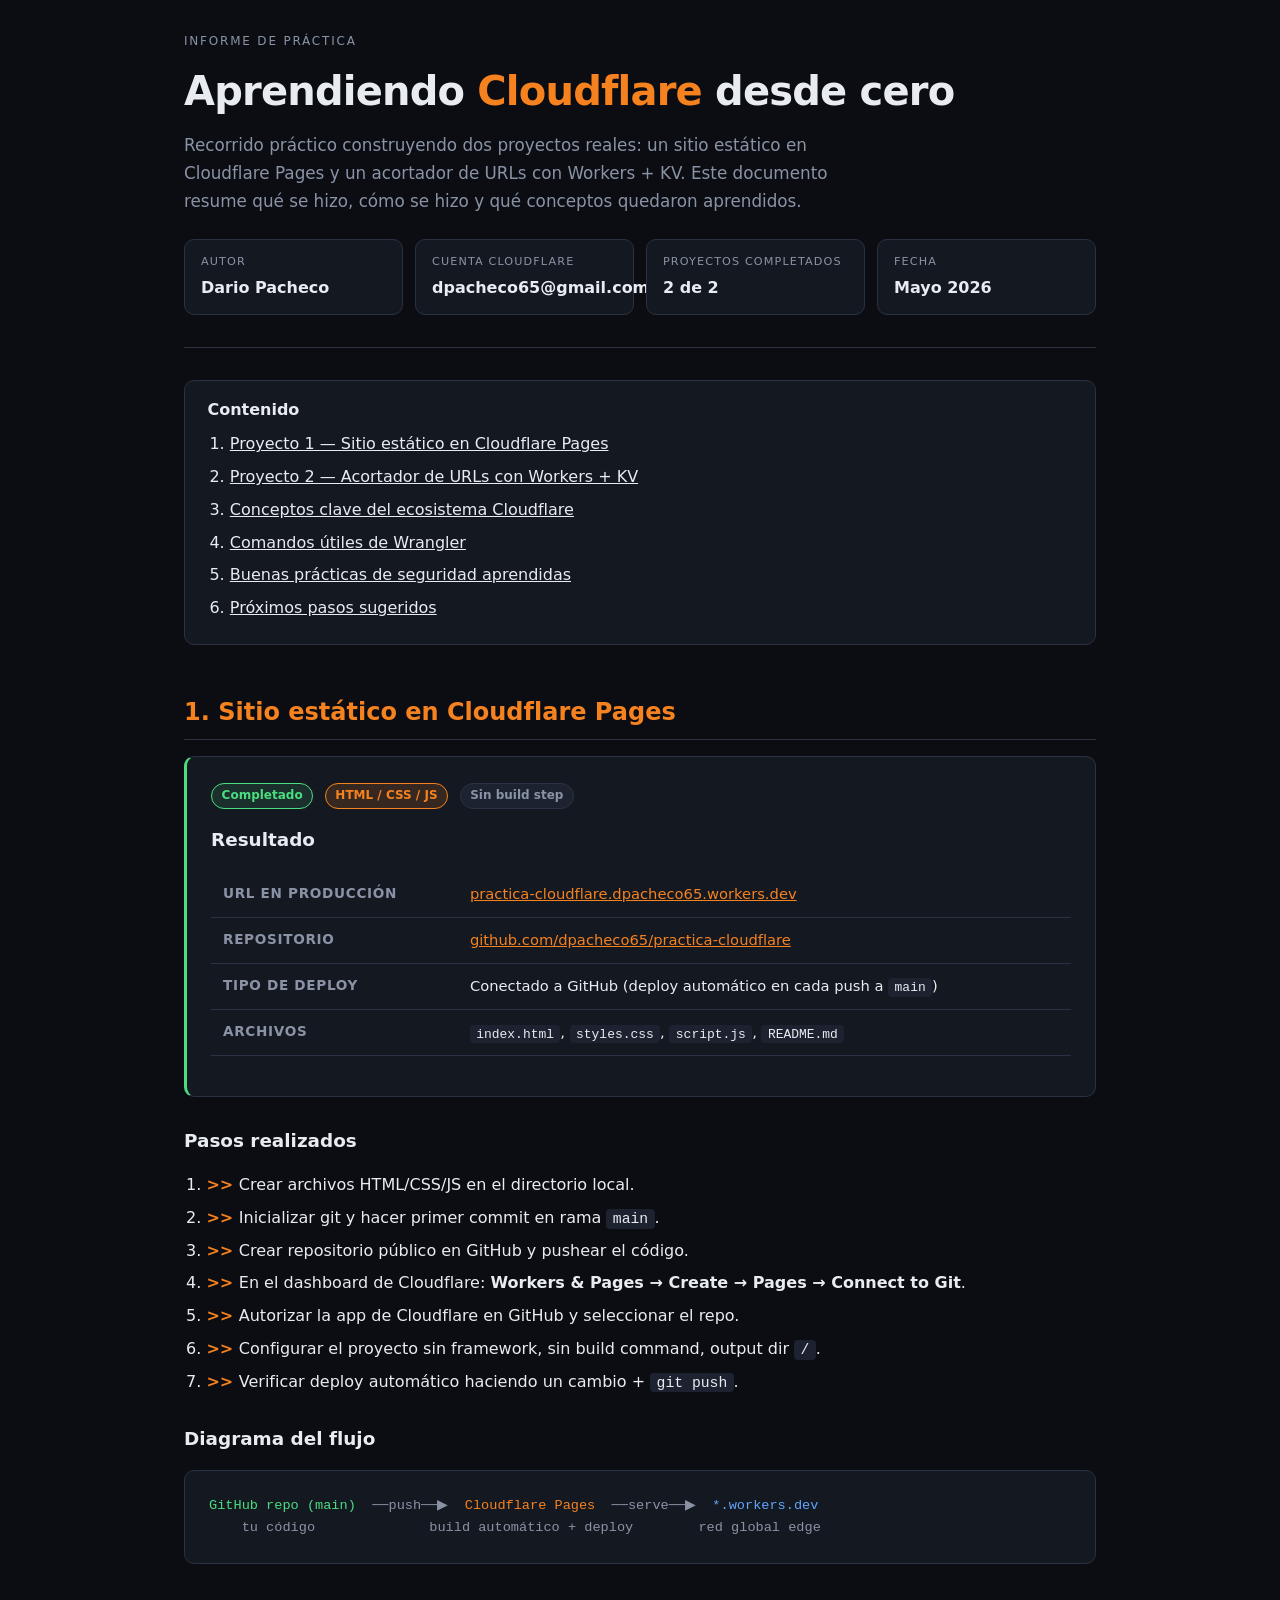
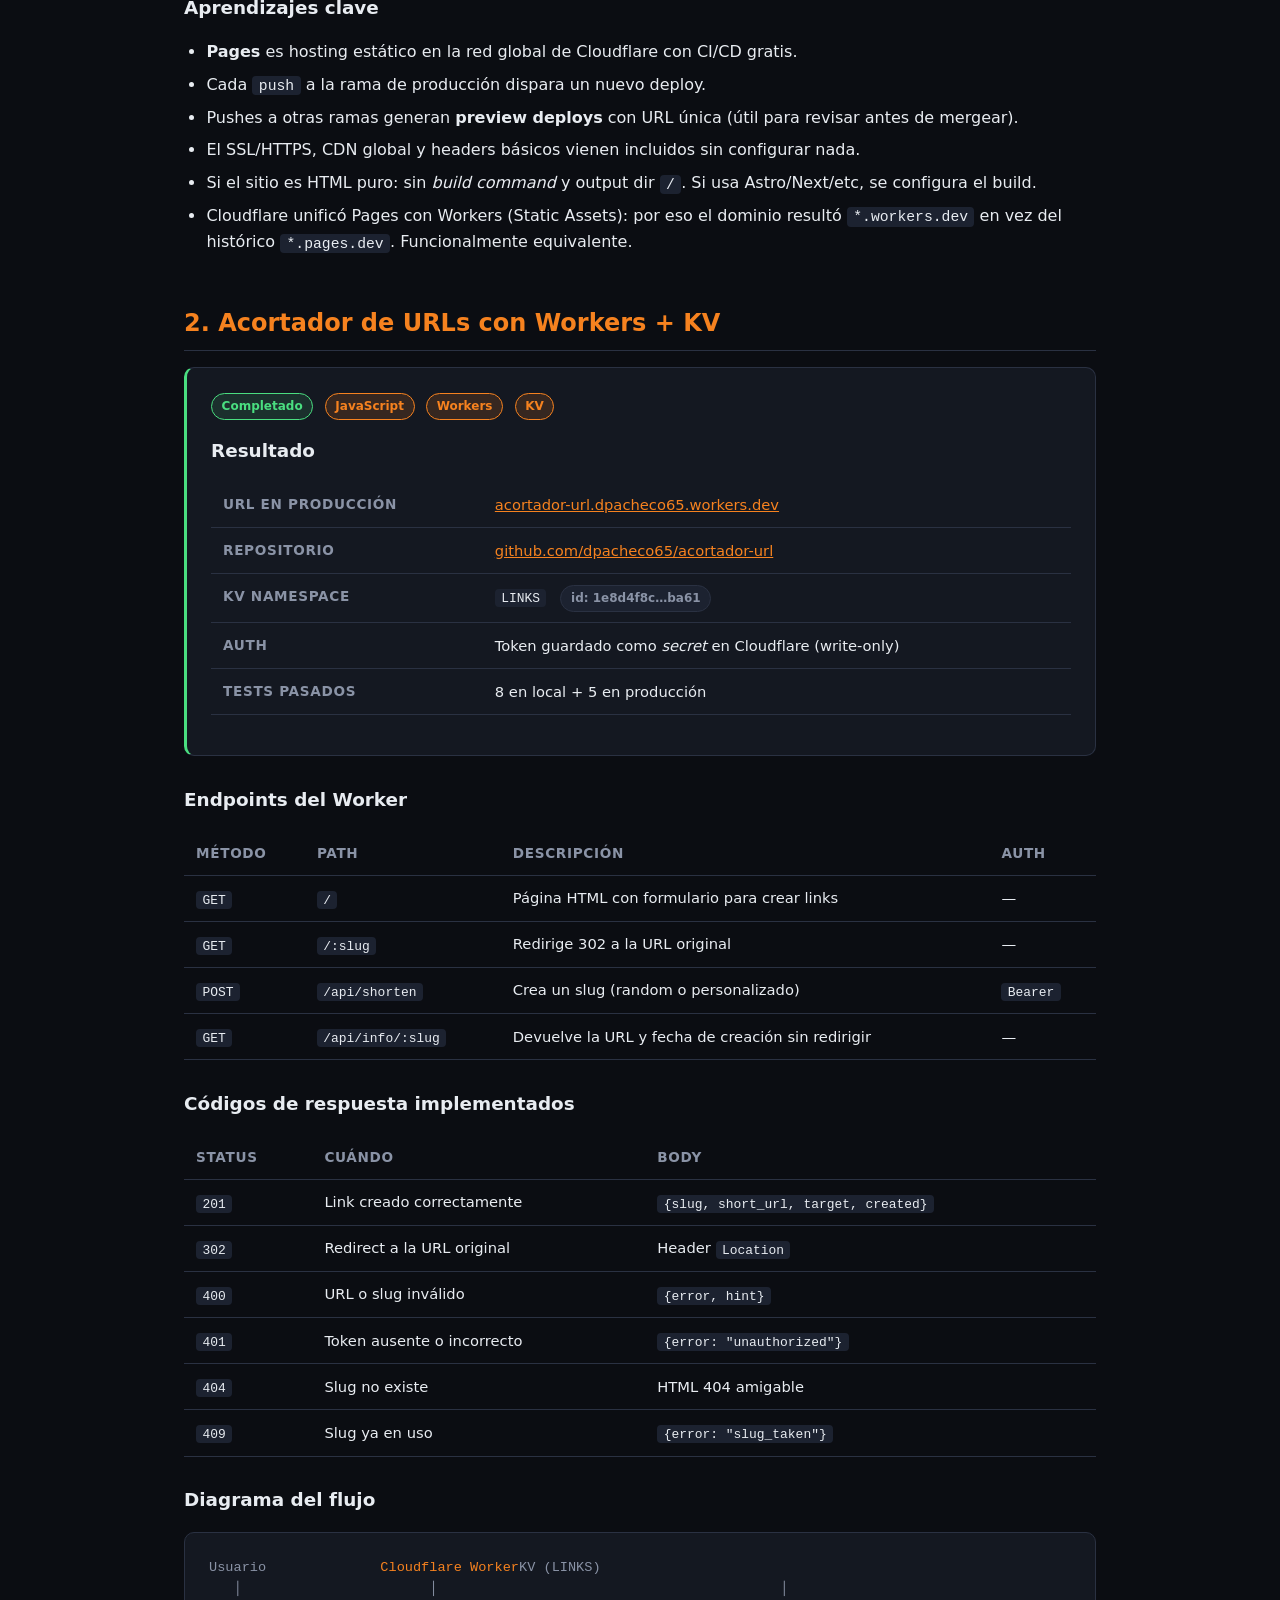
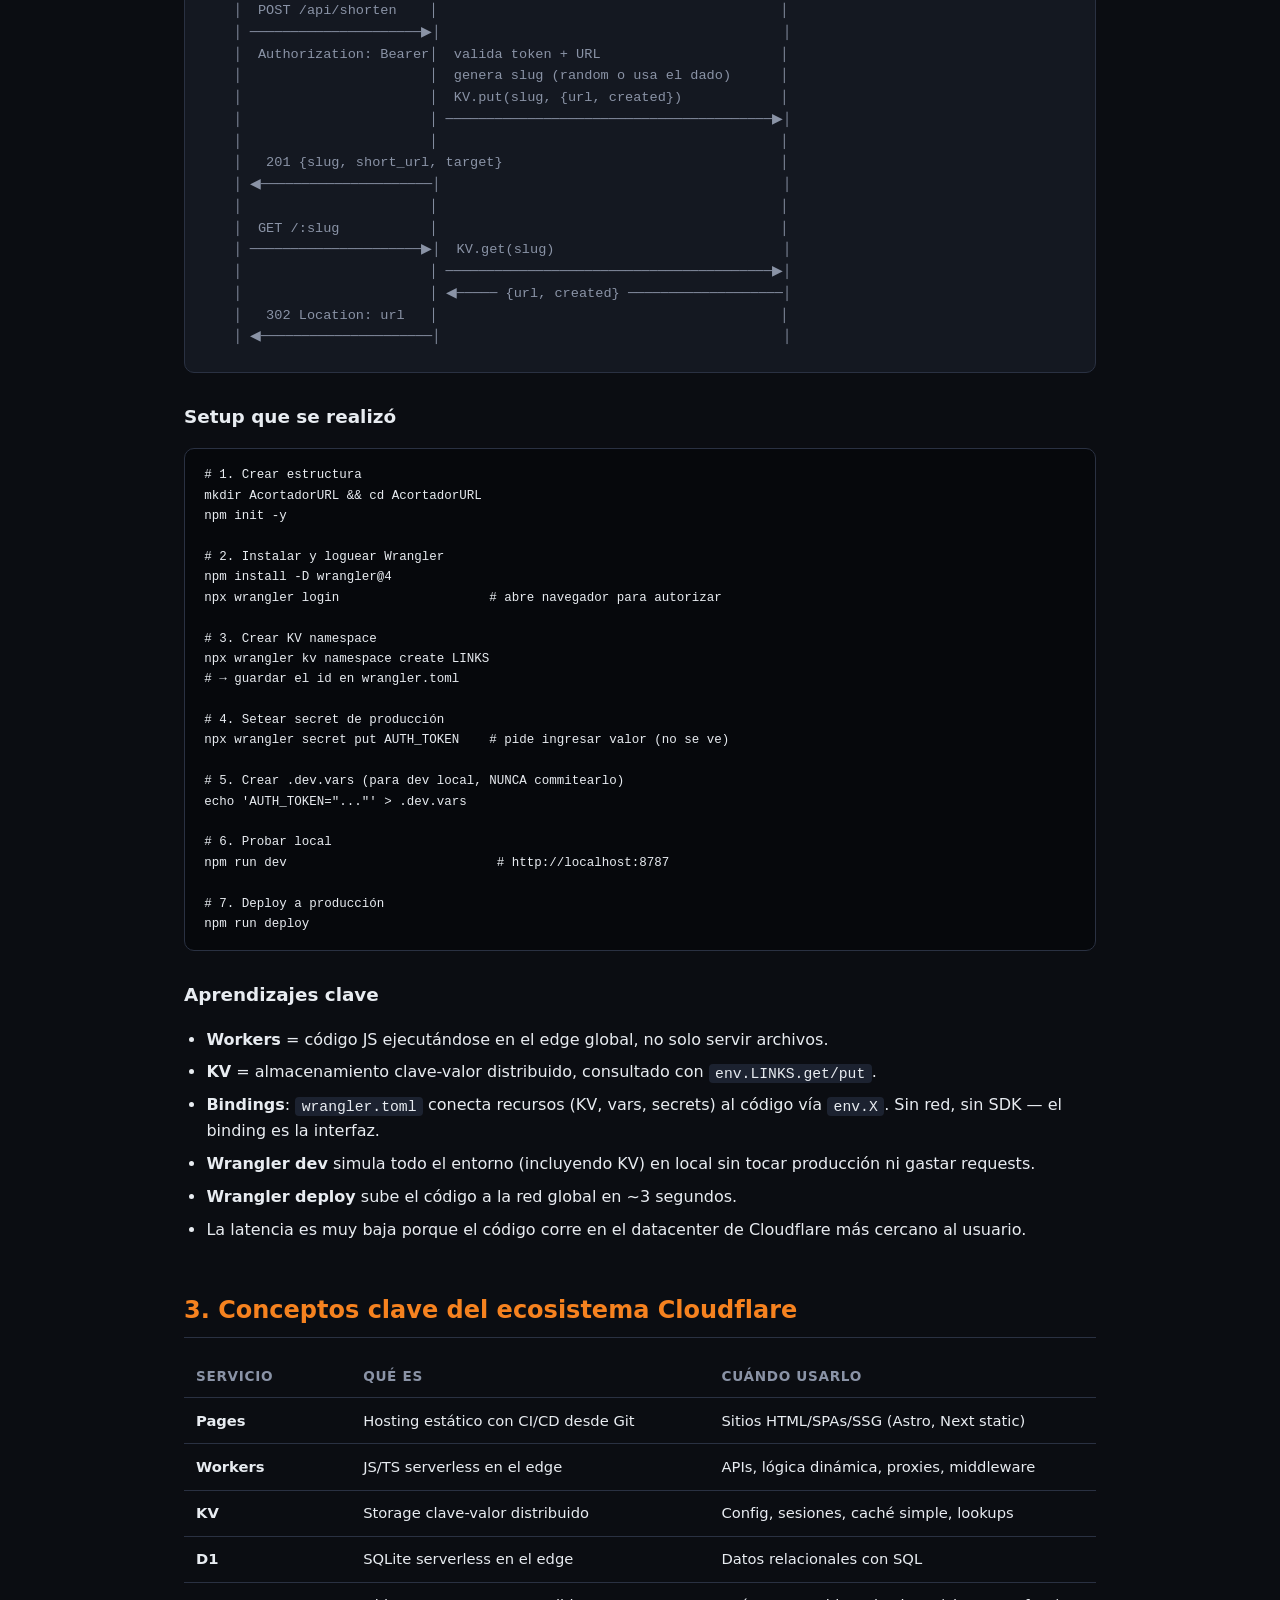
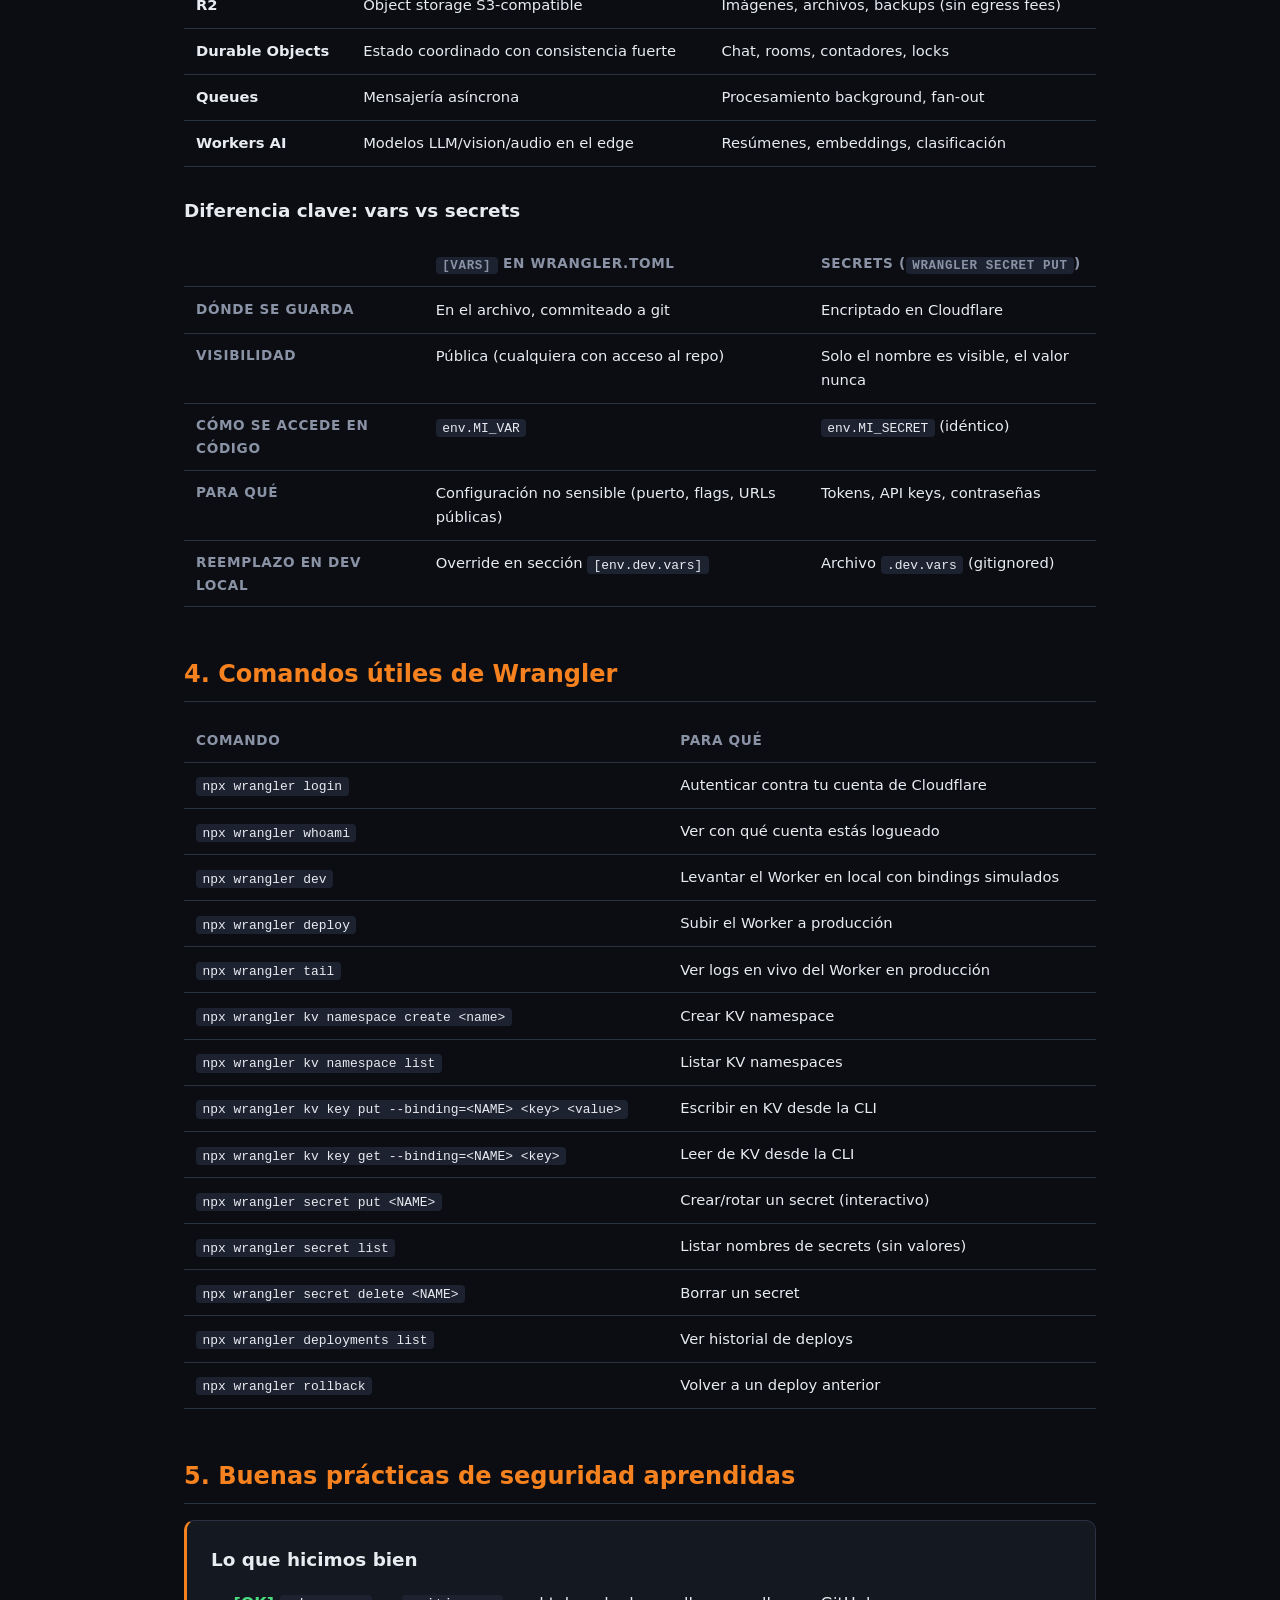
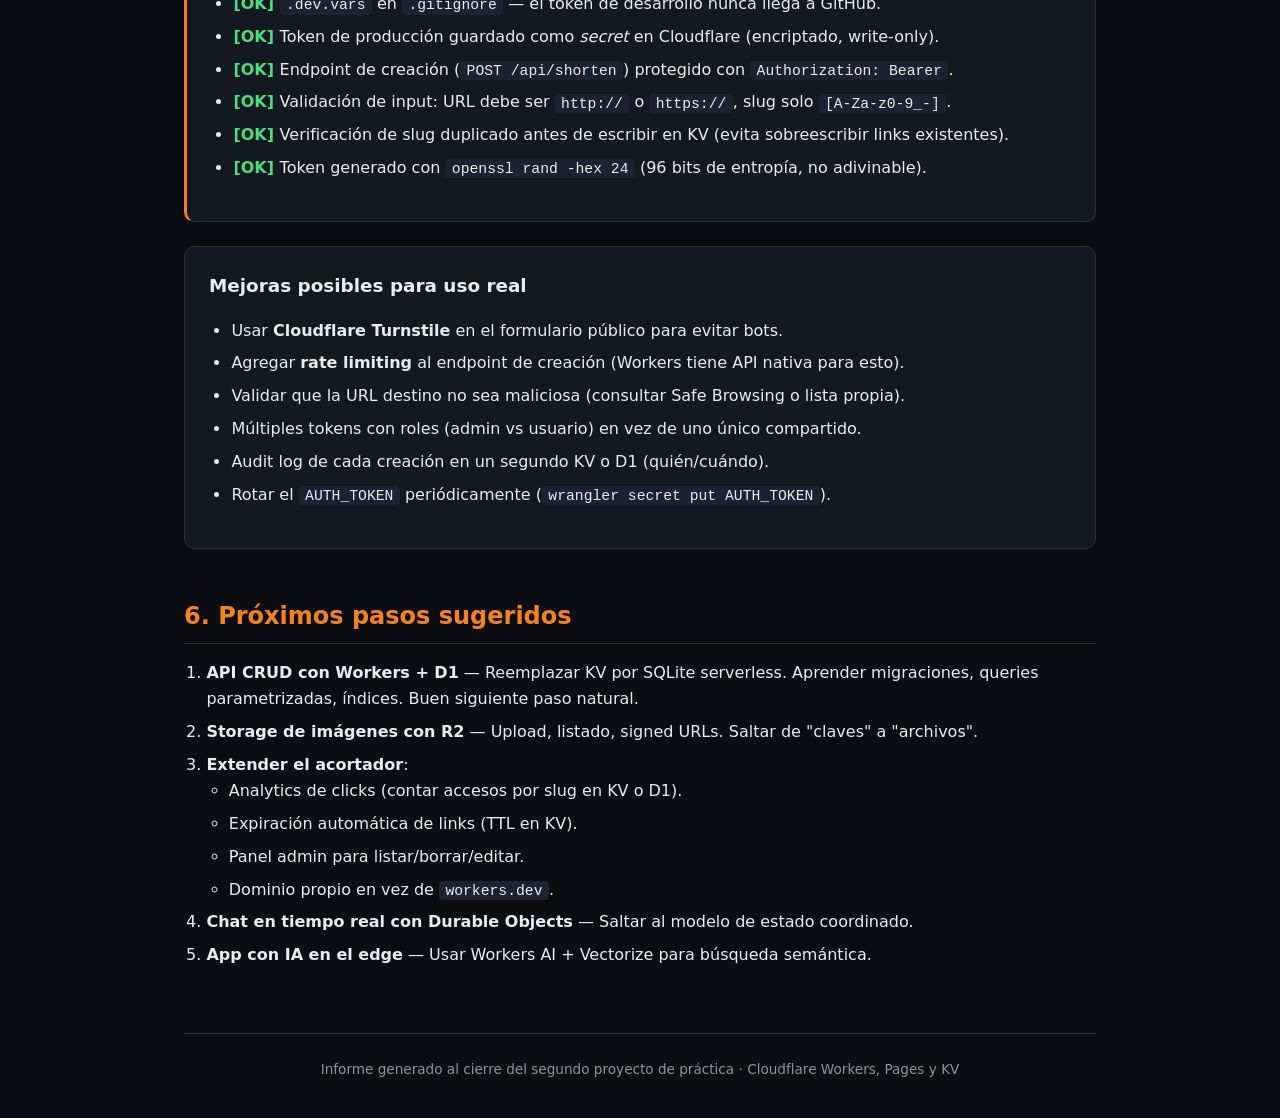
<file: informe.html>
<!DOCTYPE html>
<html lang="es">
<head>
<meta charset="UTF-8" />
<meta name="viewport" content="width=device-width, initial-scale=1" />
<title>Informe — Práctica Cloudflare</title>
<style>
  :root {
    --bg: #0b0d12;
    --surface: #141821;
    --surface-2: #1c2230;
    --text: #e8ecf1;
    --muted: #8a93a6;
    --accent: #f6821f;
    --accent-dim: rgba(246, 130, 31, 0.15);
    --border: #2a3142;
    --green: #4ade80;
    --red: #f87171;
    --blue: #60a5fa;
    --radius: 10px;
  }
  * { box-sizing: border-box; }
  body {
    margin: 0;
    background: var(--bg);
    color: var(--text);
    font-family: system-ui, -apple-system, "Segoe UI", Roboto, sans-serif;
    line-height: 1.65;
  }
  .container { max-width: 960px; margin: 0 auto; padding: 2rem 1.5rem; }
  header {
    border-bottom: 1px solid var(--border);
    padding-bottom: 2rem;
    margin-bottom: 2rem;
  }
  .eyebrow {
    text-transform: uppercase;
    letter-spacing: 0.15em;
    font-size: 0.75rem;
    color: var(--muted);
    margin: 0 0 0.4rem;
  }
  h1 {
    font-size: clamp(1.8rem, 4vw, 2.5rem);
    margin: 0 0 0.5rem;
    letter-spacing: -0.02em;
  }
  h1 .accent { color: var(--accent); }
  h2 {
    font-size: 1.5rem;
    margin: 3rem 0 1rem;
    color: var(--accent);
    padding-bottom: 0.4rem;
    border-bottom: 1px solid var(--border);
  }
  h3 { font-size: 1.15rem; margin: 1.8rem 0 0.6rem; }
  p { margin: 0 0 1rem; }
  .lead { color: var(--muted); font-size: 1.05rem; max-width: 65ch; }

  .meta-grid {
    display: grid;
    grid-template-columns: repeat(auto-fit, minmax(180px, 1fr));
    gap: 0.75rem;
    margin-top: 1.5rem;
  }
  .meta-item {
    background: var(--surface);
    border: 1px solid var(--border);
    padding: 0.8rem 1rem;
    border-radius: var(--radius);
  }
  .meta-item .label {
    font-size: 0.7rem;
    color: var(--muted);
    text-transform: uppercase;
    letter-spacing: 0.1em;
    margin-bottom: 0.2rem;
  }
  .meta-item .value { font-weight: 600; }

  .card {
    background: var(--surface);
    border: 1px solid var(--border);
    border-radius: var(--radius);
    padding: 1.5rem;
    margin-bottom: 1.5rem;
  }
  .card.success { border-left: 3px solid var(--green); }
  .card.warn { border-left: 3px solid var(--accent); }

  table {
    width: 100%;
    border-collapse: collapse;
    margin: 1rem 0;
    font-size: 0.92rem;
  }
  th, td {
    text-align: left;
    padding: 0.65rem 0.75rem;
    border-bottom: 1px solid var(--border);
    vertical-align: top;
  }
  th { color: var(--muted); font-weight: 600; font-size: 0.85rem; text-transform: uppercase; letter-spacing: 0.05em; }
  td code { font-size: 0.88em; }

  code {
    background: var(--surface-2);
    padding: 0.1rem 0.4rem;
    border-radius: 4px;
    font-size: 0.92em;
    font-family: "Consolas", "Monaco", monospace;
  }
  pre {
    background: #06080c;
    border: 1px solid var(--border);
    border-radius: var(--radius);
    padding: 1rem 1.2rem;
    overflow-x: auto;
    font-size: 0.85rem;
    line-height: 1.5;
    margin: 1rem 0;
  }
  pre code { background: transparent; padding: 0; }

  ul, ol { padding-left: 1.4rem; }
  li { margin-bottom: 0.4rem; }
  li strong { color: var(--text); }

  .badge {
    display: inline-block;
    background: var(--accent-dim);
    color: var(--accent);
    border: 1px solid var(--accent);
    padding: 0.15rem 0.6rem;
    border-radius: 999px;
    font-size: 0.75rem;
    font-weight: 600;
    margin-right: 0.4rem;
  }
  .badge.green { background: rgba(74, 222, 128, 0.12); color: var(--green); border-color: var(--green); }
  .badge.blue { background: rgba(96, 165, 250, 0.12); color: var(--blue); border-color: var(--blue); }
  .badge.muted { background: var(--surface-2); color: var(--muted); border-color: var(--border); }

  a { color: var(--accent); }
  a:hover { text-decoration: underline; }

  .diagram {
    background: var(--surface);
    border: 1px solid var(--border);
    border-radius: var(--radius);
    padding: 1.5rem;
    margin: 1rem 0;
    font-family: "Consolas", "Monaco", monospace;
    font-size: 0.85rem;
    line-height: 1.6;
    white-space: pre;
    color: var(--muted);
    overflow-x: auto;
  }
  .diagram .hl-accent { color: var(--accent); }
  .diagram .hl-green { color: var(--green); }
  .diagram .hl-blue { color: var(--blue); }

  .toc {
    background: var(--surface);
    border: 1px solid var(--border);
    border-radius: var(--radius);
    padding: 1rem 1.4rem;
    margin-bottom: 2rem;
  }
  .toc ol { margin: 0.5rem 0 0; }
  .toc a { color: var(--text); }

  .kbd {
    background: var(--surface-2);
    border: 1px solid var(--border);
    border-bottom-width: 2px;
    padding: 0.1rem 0.4rem;
    border-radius: 4px;
    font-family: monospace;
    font-size: 0.85em;
  }

  .check::before { content: "[OK] "; color: var(--green); font-weight: 600; }
  .x::before { content: "[X] "; color: var(--red); font-weight: 600; }
  .step::before { content: ">> "; color: var(--accent); font-weight: 600; }

  footer {
    margin-top: 4rem;
    padding-top: 1.5rem;
    border-top: 1px solid var(--border);
    color: var(--muted);
    font-size: 0.85rem;
    text-align: center;
  }
</style>
</head>
<body>
<div class="container">

<header>
  <p class="eyebrow">Informe de práctica</p>
  <h1>Aprendiendo <span class="accent">Cloudflare</span> desde cero</h1>
  <p class="lead">
    Recorrido práctico construyendo dos proyectos reales: un sitio estático en Cloudflare Pages
    y un acortador de URLs con Workers + KV. Este documento resume qué se hizo, cómo se hizo
    y qué conceptos quedaron aprendidos.
  </p>
  <div class="meta-grid">
    <div class="meta-item">
      <div class="label">Autor</div>
      <div class="value">Dario Pacheco</div>
    </div>
    <div class="meta-item">
      <div class="label">Cuenta Cloudflare</div>
      <div class="value">dpacheco65@gmail.com</div>
    </div>
    <div class="meta-item">
      <div class="label">Proyectos completados</div>
      <div class="value">2 de 2</div>
    </div>
    <div class="meta-item">
      <div class="label">Fecha</div>
      <div class="value">Mayo 2026</div>
    </div>
  </div>
</header>

<nav class="toc">
  <strong>Contenido</strong>
  <ol>
    <li><a href="#proyecto-1">Proyecto 1 — Sitio estático en Cloudflare Pages</a></li>
    <li><a href="#proyecto-2">Proyecto 2 — Acortador de URLs con Workers + KV</a></li>
    <li><a href="#conceptos">Conceptos clave del ecosistema Cloudflare</a></li>
    <li><a href="#comandos">Comandos útiles de Wrangler</a></li>
    <li><a href="#seguridad">Buenas prácticas de seguridad aprendidas</a></li>
    <li><a href="#siguiente">Próximos pasos sugeridos</a></li>
  </ol>
</nav>

<!-- ============================================== -->
<h2 id="proyecto-1">1. Sitio estático en Cloudflare Pages</h2>

<div class="card success">
  <span class="badge green">Completado</span>
  <span class="badge">HTML / CSS / JS</span>
  <span class="badge muted">Sin build step</span>
  <h3 style="margin-top:1rem">Resultado</h3>
  <table>
    <tr><th>URL en producción</th><td><a href="https://practica-cloudflare.dpacheco65.workers.dev" target="_blank">practica-cloudflare.dpacheco65.workers.dev</a></td></tr>
    <tr><th>Repositorio</th><td><a href="https://github.com/dpacheco65/practica-cloudflare" target="_blank">github.com/dpacheco65/practica-cloudflare</a></td></tr>
    <tr><th>Tipo de deploy</th><td>Conectado a GitHub (deploy automático en cada push a <code>main</code>)</td></tr>
    <tr><th>Archivos</th><td><code>index.html</code>, <code>styles.css</code>, <code>script.js</code>, <code>README.md</code></td></tr>
  </table>
</div>

<h3>Pasos realizados</h3>
<ol>
  <li class="step">Crear archivos HTML/CSS/JS en el directorio local.</li>
  <li class="step">Inicializar git y hacer primer commit en rama <code>main</code>.</li>
  <li class="step">Crear repositorio público en GitHub y pushear el código.</li>
  <li class="step">En el dashboard de Cloudflare: <strong>Workers &amp; Pages → Create → Pages → Connect to Git</strong>.</li>
  <li class="step">Autorizar la app de Cloudflare en GitHub y seleccionar el repo.</li>
  <li class="step">Configurar el proyecto sin framework, sin build command, output dir <code>/</code>.</li>
  <li class="step">Verificar deploy automático haciendo un cambio + <code>git push</code>.</li>
</ol>

<h3>Diagrama del flujo</h3>
<div class="diagram"><span class="hl-green">GitHub repo (main)</span>  ──push──▶  <span class="hl-accent">Cloudflare Pages</span>  ──serve──▶  <span class="hl-blue">*.workers.dev</span>
    tu código              build automático + deploy        red global edge</div>

<h3>Aprendizajes clave</h3>
<ul>
  <li><strong>Pages</strong> es hosting estático en la red global de Cloudflare con CI/CD gratis.</li>
  <li>Cada <code>push</code> a la rama de producción dispara un nuevo deploy.</li>
  <li>Pushes a otras ramas generan <strong>preview deploys</strong> con URL única (útil para revisar antes de mergear).</li>
  <li>El SSL/HTTPS, CDN global y headers básicos vienen incluidos sin configurar nada.</li>
  <li>Si el sitio es HTML puro: sin <em>build command</em> y output dir <code>/</code>. Si usa Astro/Next/etc, se configura el build.</li>
  <li>Cloudflare unificó Pages con Workers (Static Assets): por eso el dominio resultó <code>*.workers.dev</code> en vez del histórico <code>*.pages.dev</code>. Funcionalmente equivalente.</li>
</ul>

<!-- ============================================== -->
<h2 id="proyecto-2">2. Acortador de URLs con Workers + KV</h2>

<div class="card success">
  <span class="badge green">Completado</span>
  <span class="badge">JavaScript</span>
  <span class="badge">Workers</span>
  <span class="badge">KV</span>
  <h3 style="margin-top:1rem">Resultado</h3>
  <table>
    <tr><th>URL en producción</th><td><a href="https://acortador-url.dpacheco65.workers.dev" target="_blank">acortador-url.dpacheco65.workers.dev</a></td></tr>
    <tr><th>Repositorio</th><td><a href="https://github.com/dpacheco65/acortador-url" target="_blank">github.com/dpacheco65/acortador-url</a></td></tr>
    <tr><th>KV namespace</th><td><code>LINKS</code> &nbsp; <span class="badge muted">id: 1e8d4f8c…ba61</span></td></tr>
    <tr><th>Auth</th><td>Token guardado como <em>secret</em> en Cloudflare (write-only)</td></tr>
    <tr><th>Tests pasados</th><td>8 en local + 5 en producción</td></tr>
  </table>
</div>

<h3>Endpoints del Worker</h3>
<table>
  <thead>
    <tr><th>Método</th><th>Path</th><th>Descripción</th><th>Auth</th></tr>
  </thead>
  <tbody>
    <tr><td><code>GET</code></td><td><code>/</code></td><td>Página HTML con formulario para crear links</td><td>—</td></tr>
    <tr><td><code>GET</code></td><td><code>/:slug</code></td><td>Redirige 302 a la URL original</td><td>—</td></tr>
    <tr><td><code>POST</code></td><td><code>/api/shorten</code></td><td>Crea un slug (random o personalizado)</td><td><code>Bearer</code></td></tr>
    <tr><td><code>GET</code></td><td><code>/api/info/:slug</code></td><td>Devuelve la URL y fecha de creación sin redirigir</td><td>—</td></tr>
  </tbody>
</table>

<h3>Códigos de respuesta implementados</h3>
<table>
  <thead><tr><th>Status</th><th>Cuándo</th><th>Body</th></tr></thead>
  <tbody>
    <tr><td><code>201</code></td><td>Link creado correctamente</td><td><code>{slug, short_url, target, created}</code></td></tr>
    <tr><td><code>302</code></td><td>Redirect a la URL original</td><td>Header <code>Location</code></td></tr>
    <tr><td><code>400</code></td><td>URL o slug inválido</td><td><code>{error, hint}</code></td></tr>
    <tr><td><code>401</code></td><td>Token ausente o incorrecto</td><td><code>{error: "unauthorized"}</code></td></tr>
    <tr><td><code>404</code></td><td>Slug no existe</td><td>HTML 404 amigable</td></tr>
    <tr><td><code>409</code></td><td>Slug ya en uso</td><td><code>{error: "slug_taken"}</code></td></tr>
  </tbody>
</table>

<h3>Diagrama del flujo</h3>
<div class="diagram">Usuario              <span class="hl-accent">Cloudflare Worker</span                                <span class="hl-blue">KV (LINKS)</span>
   │                       │                                          │
   │  POST /api/shorten    │                                          │
   │ ─────────────────────▶│                                          │
   │  Authorization: Bearer│  valida token + URL                      │
   │                       │  genera slug (random o usa el dado)      │
   │                       │  KV.put(slug, {url, created})            │
   │                       │ ────────────────────────────────────────▶│
   │                       │                                          │
   │   201 {slug, short_url, target}                                  │
   │ ◀─────────────────────│                                          │
   │                       │                                          │
   │  GET /:slug           │                                          │
   │ ─────────────────────▶│  KV.get(slug)                            │
   │                       │ ────────────────────────────────────────▶│
   │                       │ ◀───── {url, created} ───────────────────│
   │   302 Location: url   │                                          │
   │ ◀─────────────────────│                                          │</div>

<h3>Setup que se realizó</h3>
<pre><code># 1. Crear estructura
mkdir AcortadorURL && cd AcortadorURL
npm init -y

# 2. Instalar y loguear Wrangler
npm install -D wrangler@4
npx wrangler login                    # abre navegador para autorizar

# 3. Crear KV namespace
npx wrangler kv namespace create LINKS
# → guardar el id en wrangler.toml

# 4. Setear secret de producción
npx wrangler secret put AUTH_TOKEN    # pide ingresar valor (no se ve)

# 5. Crear .dev.vars (para dev local, NUNCA commitearlo)
echo 'AUTH_TOKEN="..."' > .dev.vars

# 6. Probar local
npm run dev                            # http://localhost:8787

# 7. Deploy a producción
npm run deploy</code></pre>

<h3>Aprendizajes clave</h3>
<ul>
  <li><strong>Workers</strong> = código JS ejecutándose en el edge global, no solo servir archivos.</li>
  <li><strong>KV</strong> = almacenamiento clave-valor distribuido, consultado con <code>env.LINKS.get/put</code>.</li>
  <li><strong>Bindings</strong>: <code>wrangler.toml</code> conecta recursos (KV, vars, secrets) al código vía <code>env.X</code>. Sin red, sin SDK — el binding es la interfaz.</li>
  <li><strong>Wrangler dev</strong> simula todo el entorno (incluyendo KV) en local sin tocar producción ni gastar requests.</li>
  <li><strong>Wrangler deploy</strong> sube el código a la red global en ~3 segundos.</li>
  <li>La latencia es muy baja porque el código corre en el datacenter de Cloudflare más cercano al usuario.</li>
</ul>

<!-- ============================================== -->
<h2 id="conceptos">3. Conceptos clave del ecosistema Cloudflare</h2>

<table>
  <thead><tr><th>Servicio</th><th>Qué es</th><th>Cuándo usarlo</th></tr></thead>
  <tbody>
    <tr><td><strong>Pages</strong></td><td>Hosting estático con CI/CD desde Git</td><td>Sitios HTML/SPAs/SSG (Astro, Next static)</td></tr>
    <tr><td><strong>Workers</strong></td><td>JS/TS serverless en el edge</td><td>APIs, lógica dinámica, proxies, middleware</td></tr>
    <tr><td><strong>KV</strong></td><td>Storage clave-valor distribuido</td><td>Config, sesiones, caché simple, lookups</td></tr>
    <tr><td><strong>D1</strong></td><td>SQLite serverless en el edge</td><td>Datos relacionales con SQL</td></tr>
    <tr><td><strong>R2</strong></td><td>Object storage S3-compatible</td><td>Imágenes, archivos, backups (sin egress fees)</td></tr>
    <tr><td><strong>Durable Objects</strong></td><td>Estado coordinado con consistencia fuerte</td><td>Chat, rooms, contadores, locks</td></tr>
    <tr><td><strong>Queues</strong></td><td>Mensajería asíncrona</td><td>Procesamiento background, fan-out</td></tr>
    <tr><td><strong>Workers AI</strong></td><td>Modelos LLM/vision/audio en el edge</td><td>Resúmenes, embeddings, clasificación</td></tr>
  </tbody>
</table>

<h3>Diferencia clave: vars vs secrets</h3>
<table>
  <thead><tr><th></th><th><code>[vars]</code> en wrangler.toml</th><th>Secrets (<code>wrangler secret put</code>)</th></tr></thead>
  <tbody>
    <tr><th>Dónde se guarda</th><td>En el archivo, commiteado a git</td><td>Encriptado en Cloudflare</td></tr>
    <tr><th>Visibilidad</th><td>Pública (cualquiera con acceso al repo)</td><td>Solo el nombre es visible, el valor nunca</td></tr>
    <tr><th>Cómo se accede en código</th><td><code>env.MI_VAR</code></td><td><code>env.MI_SECRET</code> (idéntico)</td></tr>
    <tr><th>Para qué</th><td>Configuración no sensible (puerto, flags, URLs públicas)</td><td>Tokens, API keys, contraseñas</td></tr>
    <tr><th>Reemplazo en dev local</th><td>Override en sección <code>[env.dev.vars]</code></td><td>Archivo <code>.dev.vars</code> (gitignored)</td></tr>
  </tbody>
</table>

<!-- ============================================== -->
<h2 id="comandos">4. Comandos útiles de Wrangler</h2>

<table>
  <thead><tr><th>Comando</th><th>Para qué</th></tr></thead>
  <tbody>
    <tr><td><code>npx wrangler login</code></td><td>Autenticar contra tu cuenta de Cloudflare</td></tr>
    <tr><td><code>npx wrangler whoami</code></td><td>Ver con qué cuenta estás logueado</td></tr>
    <tr><td><code>npx wrangler dev</code></td><td>Levantar el Worker en local con bindings simulados</td></tr>
    <tr><td><code>npx wrangler deploy</code></td><td>Subir el Worker a producción</td></tr>
    <tr><td><code>npx wrangler tail</code></td><td>Ver logs en vivo del Worker en producción</td></tr>
    <tr><td><code>npx wrangler kv namespace create &lt;name&gt;</code></td><td>Crear KV namespace</td></tr>
    <tr><td><code>npx wrangler kv namespace list</code></td><td>Listar KV namespaces</td></tr>
    <tr><td><code>npx wrangler kv key put --binding=&lt;NAME&gt; &lt;key&gt; &lt;value&gt;</code></td><td>Escribir en KV desde la CLI</td></tr>
    <tr><td><code>npx wrangler kv key get --binding=&lt;NAME&gt; &lt;key&gt;</code></td><td>Leer de KV desde la CLI</td></tr>
    <tr><td><code>npx wrangler secret put &lt;NAME&gt;</code></td><td>Crear/rotar un secret (interactivo)</td></tr>
    <tr><td><code>npx wrangler secret list</code></td><td>Listar nombres de secrets (sin valores)</td></tr>
    <tr><td><code>npx wrangler secret delete &lt;NAME&gt;</code></td><td>Borrar un secret</td></tr>
    <tr><td><code>npx wrangler deployments list</code></td><td>Ver historial de deploys</td></tr>
    <tr><td><code>npx wrangler rollback</code></td><td>Volver a un deploy anterior</td></tr>
  </tbody>
</table>

<!-- ============================================== -->
<h2 id="seguridad">5. Buenas prácticas de seguridad aprendidas</h2>

<div class="card warn">
  <h3 style="margin-top:0">Lo que hicimos bien</h3>
  <ul>
    <li class="check"><code>.dev.vars</code> en <code>.gitignore</code> — el token de desarrollo nunca llega a GitHub.</li>
    <li class="check">Token de producción guardado como <em>secret</em> en Cloudflare (encriptado, write-only).</li>
    <li class="check">Endpoint de creación (<code>POST /api/shorten</code>) protegido con <code>Authorization: Bearer</code>.</li>
    <li class="check">Validación de input: URL debe ser <code>http://</code> o <code>https://</code>, slug solo <code>[A-Za-z0-9_-]</code>.</li>
    <li class="check">Verificación de slug duplicado antes de escribir en KV (evita sobreescribir links existentes).</li>
    <li class="check">Token generado con <code>openssl rand -hex 24</code> (96 bits de entropía, no adivinable).</li>
  </ul>
</div>

<div class="card">
  <h3 style="margin-top:0">Mejoras posibles para uso real</h3>
  <ul>
    <li>Usar <strong>Cloudflare Turnstile</strong> en el formulario público para evitar bots.</li>
    <li>Agregar <strong>rate limiting</strong> al endpoint de creación (Workers tiene API nativa para esto).</li>
    <li>Validar que la URL destino no sea maliciosa (consultar Safe Browsing o lista propia).</li>
    <li>Múltiples tokens con roles (admin vs usuario) en vez de uno único compartido.</li>
    <li>Audit log de cada creación en un segundo KV o D1 (quién/cuándo).</li>
    <li>Rotar el <code>AUTH_TOKEN</code> periódicamente (<code>wrangler secret put AUTH_TOKEN</code>).</li>
  </ul>
</div>

<!-- ============================================== -->
<h2 id="siguiente">6. Próximos pasos sugeridos</h2>

<ol>
  <li>
    <strong>API CRUD con Workers + D1</strong> — Reemplazar KV por SQLite serverless. Aprender migraciones, queries parametrizadas, índices. Buen siguiente paso natural.
  </li>
  <li>
    <strong>Storage de imágenes con R2</strong> — Upload, listado, signed URLs. Saltar de "claves" a "archivos".
  </li>
  <li>
    <strong>Extender el acortador</strong>:
    <ul>
      <li>Analytics de clicks (contar accesos por slug en KV o D1).</li>
      <li>Expiración automática de links (TTL en KV).</li>
      <li>Panel admin para listar/borrar/editar.</li>
      <li>Dominio propio en vez de <code>workers.dev</code>.</li>
    </ul>
  </li>
  <li>
    <strong>Chat en tiempo real con Durable Objects</strong> — Saltar al modelo de estado coordinado.
  </li>
  <li>
    <strong>App con IA en el edge</strong> — Usar Workers AI + Vectorize para búsqueda semántica.
  </li>
</ol>

<footer>
  Informe generado al cierre del segundo proyecto de práctica · Cloudflare Workers, Pages y KV
</footer>

</div>
</body>
</html>
</file>
<file: styles.css>
:root {
  --bg: #0b0d12;
  --surface: #141821;
  --surface-2: #1c2230;
  --text: #e8ecf1;
  --muted: #8a93a6;
  --accent: #f6821f;
  --border: #2a3142;
  --radius: 12px;
  --max: 1040px;
  font-family: system-ui, -apple-system, "Segoe UI", Roboto, sans-serif;
}

[data-theme="light"] {
  --bg: #fafbfc;
  --surface: #ffffff;
  --surface-2: #f0f3f7;
  --text: #1a1f2b;
  --muted: #5a6478;
  --border: #e3e8ef;
}

* { box-sizing: border-box; }

body {
  margin: 0;
  background: var(--bg);
  color: var(--text);
  line-height: 1.6;
  transition: background 0.2s ease, color 0.2s ease;
}

.hero {
  padding: 1.5rem 1.5rem 5rem;
  background:
    radial-gradient(circle at 80% 0%, rgba(246, 130, 31, 0.18), transparent 50%),
    radial-gradient(circle at 0% 100%, rgba(246, 130, 31, 0.08), transparent 50%);
}

.nav {
  max-width: var(--max);
  margin: 0 auto;
  display: flex;
  justify-content: space-between;
  align-items: center;
  padding-bottom: 4rem;
}

.logo {
  font-weight: 700;
  letter-spacing: 0.1em;
  border: 1px solid var(--border);
  padding: 0.4rem 0.7rem;
  border-radius: 8px;
}

.theme-toggle {
  width: 48px;
  height: 28px;
  border-radius: 999px;
  background: var(--surface-2);
  border: 1px solid var(--border);
  cursor: pointer;
  position: relative;
  padding: 0;
}

.theme-toggle-dot {
  position: absolute;
  top: 2px;
  left: 2px;
  width: 22px;
  height: 22px;
  border-radius: 50%;
  background: var(--accent);
  transition: transform 0.2s ease;
}

[data-theme="light"] .theme-toggle-dot {
  transform: translateX(20px);
}

.hero-content {
  max-width: var(--max);
  margin: 0 auto;
}

.eyebrow {
  text-transform: uppercase;
  letter-spacing: 0.15em;
  font-size: 0.75rem;
  color: var(--muted);
  margin: 0 0 0.5rem;
}

h1 {
  font-size: clamp(2rem, 5vw, 3.25rem);
  margin: 0 0 1rem;
  font-weight: 700;
  letter-spacing: -0.02em;
}

.accent { color: var(--accent); }

.lead {
  max-width: 60ch;
  color: var(--muted);
  font-size: 1.1rem;
  margin: 0 0 1.5rem;
}

.meta {
  display: flex;
  flex-wrap: wrap;
  gap: 0.5rem;
}

.badge {
  background: var(--surface);
  border: 1px solid var(--border);
  padding: 0.3rem 0.75rem;
  border-radius: 999px;
  font-size: 0.85rem;
  color: var(--muted);
}

main {
  max-width: var(--max);
  margin: 0 auto;
  padding: 0 1.5rem 4rem;
  margin-top: -3rem;
}

.card-grid {
  display: grid;
  gap: 1rem;
  grid-template-columns: repeat(auto-fit, minmax(260px, 1fr));
  margin-bottom: 3rem;
}

.card {
  background: var(--surface);
  border: 1px solid var(--border);
  padding: 1.5rem;
  border-radius: var(--radius);
  transition: transform 0.2s ease, border-color 0.2s ease;
}

.card:hover {
  transform: translateY(-2px);
  border-color: var(--accent);
}

.card h2 {
  margin: 0 0 0.5rem;
  font-size: 1.1rem;
  color: var(--accent);
}

.card p { margin: 0; color: var(--muted); }

code {
  background: var(--surface-2);
  padding: 0.1rem 0.4rem;
  border-radius: 4px;
  font-size: 0.9em;
}

.status {
  background: var(--surface);
  border: 1px solid var(--border);
  padding: 1.5rem;
  border-radius: var(--radius);
}

.status h2 { margin-top: 0; }

.muted { color: var(--muted); font-size: 0.9rem; }

footer {
  max-width: var(--max);
  margin: 0 auto;
  padding: 2rem 1.5rem;
  border-top: 1px solid var(--border);
  color: var(--muted);
  font-size: 0.9rem;
  text-align: center;
}
</file>
